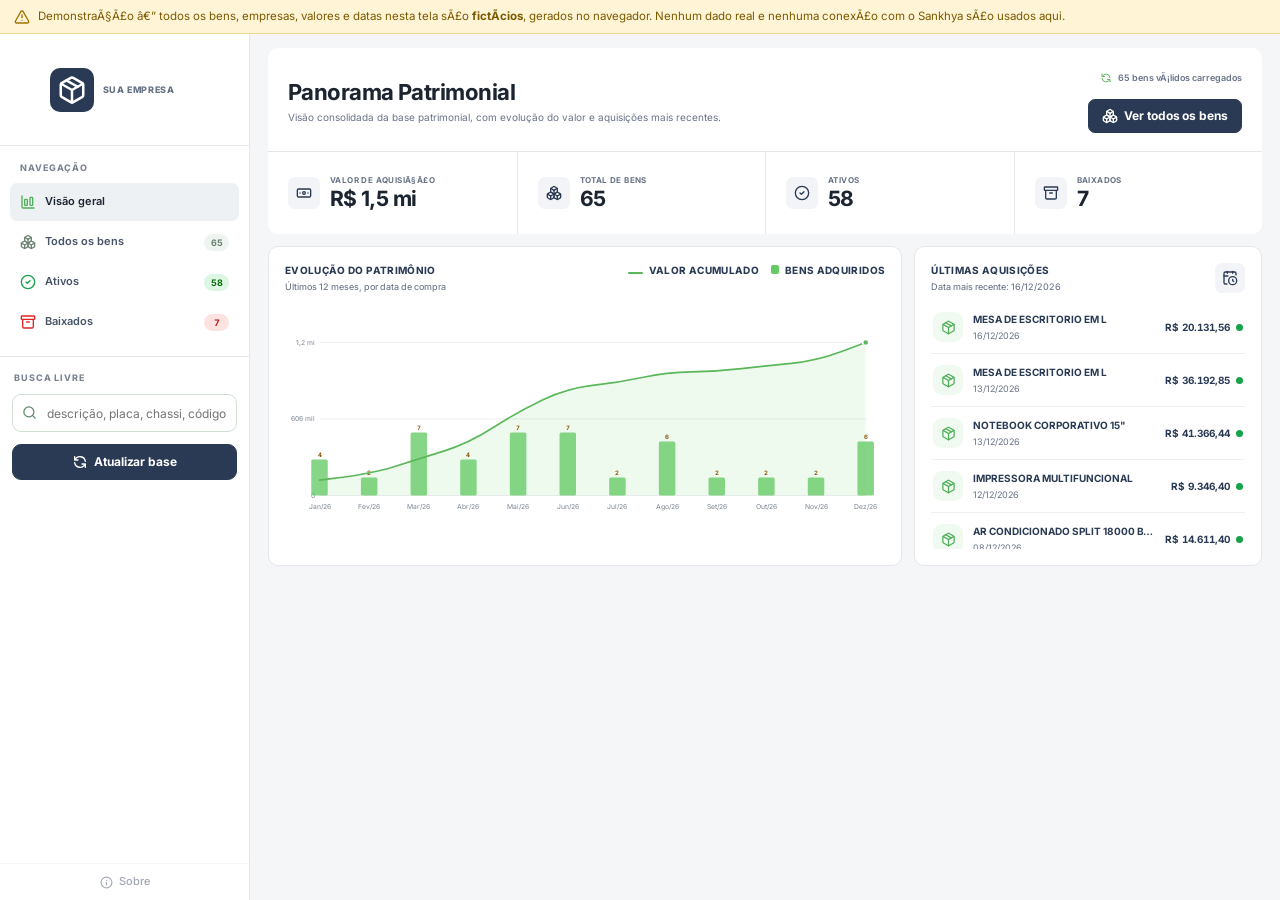
<file: demo.html>
<!DOCTYPE html>
<html>
<head>
	<title>Dashboard de Patrimonio - Demonstração (dados fictícios)</title>
	<style type="text/css">
/* ============================================================
   Dashboard de Patrimonio (TCIBEM) - Sankhya HTML5 Component
   ------------------------------------------------------------
   Tipografia:  Inter (padrao Next.js) EMBUTIDA em base64 -
                renderiza igual em Linux, Windows e macOS,
                sem depender de fonte instalada nem de CDN.
   Icones:      Lucide (padrao do ecossistema Next.js/shadcn),
                embutidos como sprite SVG no proprio JSP.
   Paleta:      Sankhya - grafite, verde de marca e superficies neutras.
   Layout:      cabecalho em tela unica (marca + filtros + indicadores),
                visual leve (sem gradientes/sombras pesadas).
   Obs.: arquivo sem caracteres acentuados (compatibilidade).
   ============================================================ */

/* ---------- fonte embutida (Inter variavel, subset latin) ---------- */
@font-face {
  font-family: "Inter Patrimonio";
  font-style: normal;
  font-weight: 100 900;
  font-display: swap;
  src: url([data-uri]) format("woff2");
}

.pat {
  /* cores */
  --pat-bg:      #edf5ef;
  --pat-surface: #ffffff;
  --pat-ink:     #10261a;
  --pat-ink2:    #3f5d49;
  --pat-muted:   #74897a;
  --pat-grid:    #dbe8de;
  --pat-line:    rgba(5,95,32,0.14);
  --pat-s1:      #078c2b;
  --pat-s1-forte:#055f20;
  --pat-s2:      #d88416;
  --pat-s1-soft: #e6f5e9;
  --pat-good:    #078c2b;
  --pat-crit:    #c2413b;
  --pat-warn:    #d88416;

  /* tipografia */
  --pat-fonte: "Inter Patrimonio", "Inter", system-ui, -apple-system, "Segoe UI", Roboto, Arial, sans-serif;

  /* forma */
  --pat-radius:  14px;
  --pat-radius-sm: 9px;
  /* elevacao leve para as superficies principais (cards/paineis) - sombra
     suave no lugar de depender so da borda, pra tela parecer menos
     "quadriculada" (ver referencias shadcn/Vercel: cartoes com sombra
     leve, nao so contorno). */
  --pat-shadow: 0 1px 2px rgba(16,38,26,0.04), 0 6px 16px rgba(16,38,26,0.05);

  /* movimento (uma curva so para toda a tela) */
  --pat-t:      140ms cubic-bezier(0.4, 0, 0.2, 1);
  --pat-t-lento: 220ms cubic-bezier(0.16, 1, 0.3, 1);

  color-scheme: light;
  font-family: var(--pat-fonte);
  font-size: 13px;
  line-height: 1.45;
  font-feature-settings: "cv05" 1;
  -webkit-font-smoothing: antialiased;
  -moz-osx-font-smoothing: grayscale;
  color: var(--pat-ink);
  background: var(--pat-bg);
  padding: 12px;
  box-sizing: border-box;
  /* tela unica: a dash inteira cabe na viewport do usuario, sem rolagem de
     pagina - so a grade rola por dentro (ver .pat-grade-wrap). */
  height: 100vh;
  height: 100dvh;
  display: flex;
  flex-direction: column;
  overflow: hidden;
}
.pat *, .pat *:before, .pat *:after { box-sizing: border-box; }
.pat h1, .pat h2, .pat h3, .pat p { margin: 0; font-weight: 600; }
.pat input, .pat select, .pat button, .pat table { font-family: var(--pat-fonte); }

html, body { margin: 0; padding: 0; height: 100%; overflow: hidden; background: #edf5ef; }

/* widget nativo do Sankhya (barra "Esconder ao atualizar / Atualizar") -
   as vezes e injetado dentro do mesmo documento do componente HTML5;
   quando isso acontece, ele nao deve aparecer aqui (ver script de
   ocultacao no fim do arquivo, que cobre o caso mais comum: documento pai). */
.VCompactBar { display: none !important; }

@media (prefers-reduced-motion: reduce) {
  .pat *, .pat *:before, .pat *:after {
    transition-duration: 1ms !important; animation-duration: 1ms !important;
  }
}

/* ---------- icones (sprite Lucide) ---------- */
.pat-sprite { position: absolute; width: 0; height: 0; overflow: hidden; }
.pat-ico {
  width: 16px; height: 16px; flex: none; display: inline-block; vertical-align: -3px;
  fill: none; stroke: currentColor; stroke-width: 2;
  stroke-linecap: round; stroke-linejoin: round;
  transition: color var(--pat-t), transform var(--pat-t);
}
.pat-ico-sm { width: 13px; height: 13px; stroke-width: 2.2; vertical-align: -2px; }
.pat-ico-lg { width: 18px; height: 18px; vertical-align: -4px; }

/* ---------- loading inicial ---------- */
.pat-loading {
  position: fixed; inset: 0; z-index: 100;
  display: flex; align-items: center; justify-content: center;
  background: var(--pat-bg);
}
.pat-loading-box {
  display: flex; flex-direction: column; align-items: center; gap: 12px;
  font-size: 12px; font-weight: 500; color: var(--pat-ink2);
}
.pat-loading-spin {
  width: 32px; height: 32px; border-radius: 50%;
  border: 3px solid var(--pat-grid); border-top-color: var(--pat-s1);
  animation: pat-girar 0.8s linear infinite;
}
@keyframes pat-girar { to { transform: rotate(360deg); } }

/* ---------- cabecalho (tela unica: marca + filtros + indicadores) ---------- */
.pat-brand { display: flex; align-items: center; gap: 12px; min-width: 0; }
.pat-titulo { min-width: 0; }
.pat-acoes { display: flex; gap: 8px; flex-wrap: wrap; align-items: center; }

/* ---------- botoes ---------- */
.pat-btn {
  display: inline-flex; align-items: center; gap: 6px;
  font: inherit; font-size: 12px; font-weight: 500; letter-spacing: -0.005em;
  border: 1px solid var(--pat-line); background: var(--pat-surface);
  color: var(--pat-ink); border-radius: var(--pat-radius-sm); padding: 6px 11px;
  cursor: pointer; white-space: nowrap;
  transition: background var(--pat-t), border-color var(--pat-t), color var(--pat-t), box-shadow var(--pat-t), opacity var(--pat-t);
}
.pat-btn .pat-ico { color: var(--pat-ink2); }
.pat-btn:hover { background: #f7f7f5; border-color: rgba(11,11,11,0.20); }
.pat-btn:hover .pat-ico { color: var(--pat-s1); }
.pat-btn:active { background: #efefec; }
.pat-btn:focus-visible { outline: 2px solid rgba(7,140,43,0.45); outline-offset: 1px; }
.pat-btn:disabled { opacity: .45; cursor: default; }
.pat-btn:disabled:hover { background: var(--pat-surface); border-color: var(--pat-line); }
.pat-btn:disabled:hover .pat-ico { color: var(--pat-ink2); }
.pat-btn-primario { background: var(--pat-s1); border-color: var(--pat-s1); color: #fff; }
.pat-btn-primario .pat-ico, .pat-btn-primario:hover .pat-ico { color: #fff; }
.pat-btn-primario:hover { background: var(--pat-s1-forte); border-color: var(--pat-s1-forte); }
.pat-btn[aria-pressed="true"] { background: var(--pat-s1-soft); border-color: var(--pat-s1); color: var(--pat-s1-forte); }
.pat-btn-min { padding: 4px 8px; font-size: 11px; }
.pat-btn-icone { padding: 5px 7px; }
/* fechar dos modais (detalhe do bem e sobre o desenvolvedor): mesmo botao
   neutro (.pat-btn.pat-btn-icone) nos dois, sem estilo proprio - antes o do
   detalhe tinha um vermelho/circular so' dele, inconsistente com o resto. */

/* ---------- KPIs (compactos, coluna estreita ao lado dos filtros) ---------- */
.pat-kpis {
  display: grid; grid-template-columns: 1fr; gap: 6px;
}
.pat-kpi {
  background: var(--pat-surface); border: 1px solid var(--pat-line);
  border-radius: var(--pat-radius-sm); padding: 5px 9px;
  display: flex; align-items: center; justify-content: space-between; gap: 8px;
  transition: border-color var(--pat-t);
}
.pat-kpi:hover { border-color: rgba(11,11,11,0.18); }
.pat-kpi .rot {
  flex: 1; min-width: 0;
  font-size: 10px; color: var(--pat-ink2); font-weight: 500;
  display: flex; align-items: center; gap: 5px; letter-spacing: -0.005em;
  white-space: nowrap; overflow: hidden; text-overflow: ellipsis;
}
.pat-kpi .rot .pat-ico { color: var(--pat-muted); width: 12px; height: 12px; }
.pat-kpi .val {
  font-size: 15px; font-weight: 600; letter-spacing: -0.02em;
  line-height: 1.15; white-space: nowrap; flex: none;
}
.pat-kpi .obs { display: none; }
.pat-kpi-hero .rot .pat-ico { color: var(--pat-s1); }
.pat-kpi-uso .rot .pat-ico { color: var(--pat-good); }
.pat-kpi-baixa .rot .pat-ico { color: var(--pat-s2); }

/* ---------- painel ---------- */
.pat-painel {
  background: var(--pat-surface); border: 1px solid var(--pat-line);
  border-radius: var(--pat-radius); padding: 12px 13px; margin-bottom: 12px;
}
.pat-painel-cab {
  display: flex; align-items: center; justify-content: space-between;
  gap: 10px; flex-wrap: wrap; margin-bottom: 10px;
}
.pat-painel-cab h2 { font-size: 13px; display: flex; align-items: center; gap: 7px; letter-spacing: -0.008em; }
.pat-painel-cab h2 .pat-ico { color: var(--pat-muted); }
.pat-painel-cab .pat-hint { font-size: 11px; color: var(--pat-muted); font-weight: 400; }

/* ---------- filtros ---------- */
.pat-campo { display: flex; flex-direction: column; gap: 3px; min-width: 0; }
.pat-campo > label {
  font-size: 11px; color: var(--pat-ink2); font-weight: 500;
  display: flex; align-items: center; gap: 5px;
}
.pat-campo > label .pat-ico { color: var(--pat-muted); }
.pat-campo input, .pat-campo select {
  font: inherit; font-size: 12px; color: var(--pat-ink);
  border: 1px solid var(--pat-grid); border-radius: var(--pat-radius-sm); padding: 5px 7px;
  background: #fff; width: 100%; min-width: 0; height: 28px;
  transition: border-color var(--pat-t), box-shadow var(--pat-t), background var(--pat-t);
}
.pat-campo input:hover, .pat-campo select:hover { border-color: #cfcec6; }
.pat-campo input:focus, .pat-campo select:focus {
  outline: none; border-color: var(--pat-s1); box-shadow: 0 0 0 3px rgba(7,140,43,0.16);
}
.pat-campo-largo { grid-column: span 2; }
.pat-dupla { display: flex; gap: 5px; align-items: center; }
.pat-dupla input { flex: 1 1 0; min-width: 0; }
.pat-dupla span { font-size: 11px; color: var(--pat-muted); flex: none; }
.pat-toggle { display: flex; gap: 5px; height: 28px; }
.pat-toggle-btn {
  flex: 1; font: inherit; font-size: 11px; font-weight: 500; color: var(--pat-ink2);
  border: 1px solid var(--pat-grid); border-radius: var(--pat-radius-sm); background: #fff;
  cursor: pointer; transition: border-color var(--pat-t), background var(--pat-t), color var(--pat-t);
}
.pat-toggle-btn:hover { border-color: #cfcec6; }
.pat-toggle-btn[aria-pressed="true"] {
  background: var(--pat-s1-soft); border-color: var(--pat-s1); color: var(--pat-s1-forte); font-weight: 600;
}
.pat-busca-wrap { position: relative; }
.pat-busca-wrap input { padding-left: 29px; }
.pat-busca-wrap .pat-ico {
  position: absolute; left: 8px; top: 6px; color: var(--pat-muted); pointer-events: none;
}
.pat-busca-wrap input:focus + .pat-ico { color: var(--pat-s1); }

.pat-chips { display: flex; flex-wrap: wrap; gap: 6px; margin-top: 10px; }
.pat-chip {
  display: inline-flex; align-items: center; gap: 6px; height: 22px;
  background: var(--pat-s1-soft); color: var(--pat-s1-forte); border: 1px solid rgba(7,140,43,0.28);
  border-radius: 999px; padding: 0 4px 0 9px; font-size: 11px; font-weight: 500;
  letter-spacing: -0.005em; transition: background var(--pat-t), border-color var(--pat-t);
}
.pat-chip b { font-weight: 600; }
.pat-chip button {
  border: 0; background: transparent; color: inherit; cursor: pointer;
  padding: 0 2px; display: inline-flex; align-items: center;
  border-radius: 999px; transition: color var(--pat-t), background var(--pat-t);
}
.pat-chip button:hover { color: var(--pat-crit); background: rgba(208,59,59,0.10); }

.pat-vazio {
  color: var(--pat-muted); font-size: 12px; padding: 22px 0; text-align: center;
  display: flex; flex-direction: column; align-items: center; gap: 6px;
}
.pat-vazio .pat-ico { width: 20px; height: 20px; stroke-width: 1.6; }

/* ---------- grade ---------- */
.pat-grade-wrap {
  border: 1px solid var(--pat-line); border-radius: var(--pat-radius);
  overflow: auto; max-height: 62vh; background: var(--pat-surface);
}
table.pat-grade {
  border-collapse: separate; border-spacing: 0; width: max-content; min-width: 100%;
  table-layout: auto; font-size: 12px;
}
table.pat-grade th, table.pat-grade td {
  text-align: left; padding: 6px 9px; border-bottom: 1px solid var(--pat-grid);
  min-width: 108px; max-width: 260px; white-space: nowrap; overflow: hidden;
  text-overflow: ellipsis; font-weight: 400; vertical-align: middle;
}
table.pat-grade th[data-k="__situacao"], table.pat-grade td[data-k="__situacao"] { min-width: 150px; }
table.pat-grade th[data-k="X_CODBEM"], table.pat-grade td[data-k="X_CODBEM"] { min-width: 150px; }
table.pat-grade th[data-k="X_CODPROD"], table.pat-grade td[data-k="X_CODPROD"] { min-width: 104px; }
table.pat-grade th[data-k="__descr"], table.pat-grade td[data-k="__descr"],
table.pat-grade th[data-k="X_DESCRPROD"], table.pat-grade td[data-k="X_DESCRPROD"],
table.pat-grade th[data-k="X_DESCRBEM"], table.pat-grade td[data-k="X_DESCRBEM"] {
  min-width: 230px; max-width: 360px;
}
/* descricoes longas: quebra em ate 2 linhas em vez de truncar numa linha so.
   O clamp vai num <div> interno (.pat-cel-clamp), NUNCA direto no <td> - por
   em display:-webkit-box num <td> troca o display:table-cell dele e quebra
   a altura/alinhamento da linha inteira na tabela (bug ja visto em producao). */
table.pat-grade td.pat-cel-texto { white-space: normal; line-height: 1.35; vertical-align: middle; }
.pat-cel-clamp {
  display: -webkit-box; -webkit-line-clamp: 2; -webkit-box-orient: vertical;
  line-clamp: 2; overflow: hidden;
  /* trava a altura mesmo se o navegador embutido do Sankhya nao suportar
     -webkit-line-clamp - sem isso, um AD_* ou descricao gigante deixa a
     linha inteira da grade absurdamente alta (visto em producao). */
  max-height: calc(1.35em * 2);
}
table.pat-grade thead th {
  position: sticky; top: 0; z-index: 3; background: #f7f7f5;
  font-weight: 600; font-size: 11px; color: var(--pat-ink2);
  border-bottom: 1px solid var(--pat-line); cursor: pointer; user-select: none;
  transition: background var(--pat-t), color var(--pat-t);
  padding-right: 24px; /* espaco pro botao de filtro da coluna */
}
table.pat-grade thead th[draggable="true"] { cursor: grab; }
table.pat-grade thead th.arrastando { opacity: .35; }
table.pat-grade thead th > span { display: inline-flex; align-items: center; gap: 4px; }
table.pat-grade thead th:hover { background: #f0f0ed; color: var(--pat-ink); }
table.pat-grade thead th .pat-ico { width: 12px; height: 12px; color: var(--pat-muted); opacity: 0; transition: opacity var(--pat-t), color var(--pat-t); }
table.pat-grade thead th:hover .pat-ico { opacity: .8; }
table.pat-grade thead th.ordenado { color: var(--pat-ink); }
table.pat-grade thead th.ordenado .pat-ico { opacity: 1; color: var(--pat-s1); }
/* botao de filtro/ordenacao por coluna (funil), tipo Excel */
.pat-col-filtro-bt {
  position: absolute; top: 50%; right: 4px; transform: translateY(-50%);
  width: 18px; height: 18px; padding: 0; display: inline-flex; align-items: center; justify-content: center;
  border: 0; border-radius: 4px; background: transparent; color: var(--pat-muted); cursor: pointer;
  opacity: 0; transition: opacity var(--pat-t), background var(--pat-t), color var(--pat-t);
  /* o TH em volta e draggable (reordenar coluna) - sem isso o Chrome/Edge
     as vezes interpretam um clique com leve arraste no funil como o inicio
     do drag do cabecalho inteiro, em vez de abrir o filtro (ver tambem o
     guard em ondragstart, no JS). */
  -webkit-user-drag: none;
}
.pat-col-filtro-bt .pat-ico { width: 11px; height: 11px; }
table.pat-grade thead th:hover .pat-col-filtro-bt, .pat-col-filtro-bt.ativo { opacity: 1; }
.pat-col-filtro-bt:hover { background: rgba(0,0,0,0.08); color: var(--pat-ink); }
.pat-col-filtro-bt.ativo { color: var(--pat-s1); }
/* pegador de redimensionar coluna, tipo Excel - faixa fina na beirada direita
   do cabecalho, colada na borda entre 2 colunas (ver ligarRedimensionamentoColunas) */
.pat-th-resize {
  position: absolute; top: 0; bottom: 0; right: -3px; width: 6px; z-index: 6;
  cursor: col-resize; background: transparent; -webkit-user-drag: none;
}
.pat-th-resize:hover, .pat-th-resize.arrastando { background: var(--pat-s1); opacity: .55; }
table.pat-grade tbody tr { transition: background var(--pat-t); }
table.pat-grade tbody tr:nth-child(even) { background: #fafaf8; }
table.pat-grade tbody tr:hover { background: var(--pat-s1-soft); cursor: cell; }
table.pat-grade td.num, table.pat-grade th.num { text-align: right; font-variant-numeric: tabular-nums; }
table.pat-grade td.cod { font-variant-numeric: tabular-nums; }
table.pat-grade tfoot td {
  position: sticky; bottom: 0; background: #f7f7f5; font-weight: 600;
  border-top: 1px solid var(--pat-line); border-bottom: 0; font-variant-numeric: tabular-nums;
}

/* ---------- selecao de celulas tipo Excel (ver ligarSelecaoCelulas) ----------
   Clique marca 1 celula; arrastar marca um retangulo; Shift+clique estende a
   partir da ancora. Ctrl/Cmd+C copia a selecao como TSV (cola direto no
   Excel/Sheets). Puramente visual - nao usa selecao nativa de texto do
   navegador (por isso o user-select:none, senao o arraste vira selecao de
   texto em vez de marcar celulas). */
table.pat-grade { -webkit-user-select: none; -moz-user-select: none; user-select: none; }
table.pat-grade td.pat-cel-sel { background: var(--pat-s1-soft) !important; box-shadow: inset 0 0 0 1px rgba(7,140,43,0.35); }
table.pat-grade td.pat-cel-ancora { box-shadow: inset 0 0 0 2px var(--pat-s1); }

/* botao de icone das acoes de celula (abrir detalhe, copiar codigo, abrir
   movimentacao) - MESMO padrao visual do botao de icone usado no resto da
   tela (.pat-btn.pat-btn-icone, ver o fechar dos modais em #pat-det-fechar/
   #pat-prod-modal-fechar), so' menor pra caber na grade densa. Estrutura
   padronizada: as 3 acoes da grade usam esta mesma classe base, so' variando
   posicao/gatilho de hover conforme a celula (ver .pat-abrir-bt/.pat-cel-bt
   abaixo, que so' cuidam de layout). */
.pat-grade-bt {
  display: inline-flex; align-items: center; justify-content: center;
  width: 22px; height: 22px; padding: 0; flex: none;
  border: 1px solid var(--pat-line); border-radius: var(--pat-radius-sm);
  background: var(--pat-surface); color: var(--pat-ink2); cursor: pointer;
  transition: background var(--pat-t), border-color var(--pat-t), color var(--pat-t);
}
.pat-grade-bt .pat-ico { width: 12px; height: 12px; color: inherit; }
.pat-grade-bt:hover { background: #f7f7f5; border-color: rgba(11,11,11,0.20); color: var(--pat-s1); }
.pat-grade-bt:focus-visible { outline: 2px solid rgba(7,140,43,0.45); outline-offset: 1px; }
.pat-grade-bt.pat-grade-bt-ok { color: var(--pat-s1-forte); border-color: var(--pat-s1); background: var(--pat-s1-soft); }

/* codigo do bem: valor + acoes (copiar / abrir movimentacao do bem no ERP) -
   os botoes so aparecem no hover da linha, mesmo padrao do funil de filtro
   no cabecalho (ver .pat-col-filtro-bt), pra nao pesar a grade visualmente. */
.pat-cel-codbem { display: flex; align-items: center; gap: 4px; min-width: 0; }
.pat-cel-codbem-txt { min-width: 0; overflow: hidden; text-overflow: ellipsis; white-space: nowrap; }
.pat-cel-acoes { display: inline-flex; gap: 3px; flex: none; opacity: 0; transition: opacity var(--pat-t); }
table.pat-grade tbody tr:hover .pat-cel-acoes { opacity: 1; }

/* botao de abrir detalhe: a celula de situacao (1a coluna, sempre visivel)
   ganha um botao dedicado - com a grade agora selecionavel por celula (tipo
   Excel), clicar na celula marca a selecao em vez de abrir o modal. */
.pat-abrir-bt { margin-left: 6px; vertical-align: middle; opacity: 0; }
table.pat-grade tbody tr:hover .pat-abrir-bt { opacity: 1; }

/* aviso flutuante curto (feedback de copia) - superficie escura, mesmo raio
   e sombra do resto da tela, sem lib de toast. */
.pat-toast {
  position: fixed; left: 50%; bottom: 22px; transform: translateX(-50%) translateY(6px);
  background: var(--pat-ink); color: #fff; font-size: 12px; font-weight: 500;
  padding: 8px 14px; border-radius: var(--pat-radius-sm); box-shadow: 0 8px 20px rgba(0,0,0,0.22);
  z-index: 90; opacity: 0; pointer-events: none; transition: opacity 160ms ease, transform 160ms ease;
  display: flex; align-items: center; gap: 6px; white-space: nowrap;
}
.pat-toast.aberto { opacity: 1; transform: translateX(-50%) translateY(0); }
.pat-toast .pat-ico { color: #7be595; width: 14px; height: 14px; }

/* ---------- badges ---------- */
.pat-tag {
  display: inline-flex; align-items: center; gap: 5px; height: 20px;
  font-size: 11px; font-weight: 500; letter-spacing: -0.005em;
  border-radius: 999px; padding: 0 8px; border: 1px solid transparent; white-space: nowrap;
  transition: background var(--pat-t), border-color var(--pat-t);
  /* alinha com o botao de abrir detalhe ao lado (.pat-abrir-bt, mais alto -
     22px contra os 20px da pill) - sem isso os dois usam baseline por
     padrao e ficam com meio pixel de diferenca visivel na grade. */
  vertical-align: middle;
}
.pat-tag .pat-ico { width: 12px; height: 12px; stroke-width: 2.2; vertical-align: 0; }
.pat-tag-ativo { background: rgba(12,163,12,0.10); color: #0a6b0a; border-color: rgba(12,163,12,0.28); }
.pat-tag-baixado { background: rgba(15,122,114,0.12); color: #0a5750; border-color: rgba(15,122,114,0.30); }
.pat-tag-neutro { background: #f2f2ef; color: var(--pat-ink2); border-color: var(--pat-grid); }

.pat-grade-status {
  display: flex; align-items: center; justify-content: space-between;
  gap: 10px; flex-wrap: wrap; margin-top: 9px; font-size: 12px; color: var(--pat-ink2);
}
.pat-grade-status b { color: var(--pat-ink); font-variant-numeric: tabular-nums; }
.pat-grade-status .carrega { color: var(--pat-muted); }

/* ---------- seletor de colunas ---------- */
.pat-pop { position: relative; display: inline-block; }
.pat-pop-menu {
  position: absolute; right: 0; top: calc(100% + 5px); z-index: 40;
  background: #fff; border: 1px solid var(--pat-line); border-radius: var(--pat-radius);
  box-shadow: 0 8px 24px rgba(11,11,11,0.16); padding: 9px; width: 292px;
  max-height: 340px; overflow: auto;
  opacity: 0; visibility: hidden; transform: translateY(-4px);
  transition: opacity var(--pat-t), transform var(--pat-t), visibility var(--pat-t);
}
.pat-pop.aberto .pat-pop-menu { opacity: 1; visibility: visible; transform: translateY(0); }
.pat-pop-menu label {
  display: flex; align-items: center; gap: 7px; font-size: 12px;
  padding: 3px 4px; border-radius: 4px; cursor: pointer;
  transition: background var(--pat-t);
}
.pat-pop-menu label:hover { background: #f3f1ec; }
.pat-pop-menu input[type="checkbox"] { accent-color: var(--pat-s1); }
.pat-pop-menu .cab { display: flex; gap: 6px; margin-bottom: 7px; padding-bottom: 7px; border-bottom: 1px solid var(--pat-grid); }

/* ---------- filtro por coluna (popover tipo Excel) ---------- */
.pat-col-filtro-pop {
  position: fixed; top: 0; left: 0; z-index: 70; width: 250px;
  max-height: 360px; overflow: hidden; display: flex; flex-direction: column;
  opacity: 0; visibility: hidden; transform: translateY(-4px); pointer-events: none;
  transition: opacity var(--pat-t), transform var(--pat-t), visibility var(--pat-t);
}
.pat-col-filtro-pop.aberto { opacity: 1; visibility: visible; transform: translateY(0); pointer-events: auto; }
.pat-colf-ord { display: flex; flex-direction: column; gap: 2px; margin-bottom: 7px; padding-bottom: 7px; border-bottom: 1px solid var(--pat-grid); }
.pat-colf-ord button {
  display: flex; align-items: center; gap: 6px; font: inherit; font-size: 12px; text-align: left;
  padding: 4px 5px; border: 0; border-radius: 4px; background: transparent; color: var(--pat-ink); cursor: pointer;
}
.pat-colf-ord button:hover { background: #f3f1ec; }
.pat-colf-ord .pat-ico { width: 13px; height: 13px; color: var(--pat-muted); }
.pat-colf-busca {
  width: 100%; font: inherit; font-size: 12px; padding: 5px 7px; margin-bottom: 6px;
  border: 1px solid var(--pat-grid); border-radius: var(--pat-radius-sm);
}
.pat-colf-acoes { display: flex; gap: 10px; margin-bottom: 6px; }
.pat-colf-acoes button {
  font: inherit; font-size: 11px; font-weight: 600; color: var(--pat-s1-forte);
  border: 0; background: transparent; cursor: pointer; padding: 0;
}
.pat-colf-acoes button:hover { text-decoration: underline; }
.pat-colf-lista { overflow: auto; flex: 1; min-height: 40px; border-top: 1px solid var(--pat-grid); padding-top: 5px; }
.pat-colf-lista label {
  display: flex; align-items: center; gap: 7px; font-size: 12px; padding: 3px 4px;
  border-radius: 4px; cursor: pointer;
}
.pat-colf-lista label:hover { background: #f3f1ec; }
.pat-colf-lista label span { overflow: hidden; text-overflow: ellipsis; white-space: nowrap; }
.pat-colf-rodape { display: flex; justify-content: flex-end; gap: 7px; margin-top: 7px; padding-top: 7px; border-top: 1px solid var(--pat-grid); }

/* ---------- modal de detalhe ---------- */
.pat-fundo {
  position: fixed; inset: 0; background: rgba(11,11,11,0.42); z-index: 50;
  opacity: 0; visibility: hidden; transition: opacity var(--pat-t), visibility var(--pat-t);
}
.pat-fundo.aberto { opacity: 1; visibility: visible; }
.pat-gaveta {
  position: fixed; top: 50%; left: 50%; z-index: 51;
  width: min(640px, 94vw); max-height: min(720px, 88vh);
  background: #fff; border: 1px solid var(--pat-line); border-radius: 14px;
  box-shadow: 0 20px 50px rgba(11,11,11,0.26);
  opacity: 0; visibility: hidden; transform: translate(-50%, -50%) scale(0.96);
  transition: opacity var(--pat-t-lento), visibility var(--pat-t-lento), transform var(--pat-t-lento);
  display: flex; flex-direction: column; overflow: hidden;
}
.pat-gaveta.aberto { opacity: 1; visibility: visible; transform: translate(-50%, -50%) scale(1); }
.pat-gaveta-cab {
  padding: 12px 14px; border-bottom: 1px solid var(--pat-grid); flex: none;
  display: flex; align-items: flex-start; justify-content: space-between; gap: 10px;
}
.pat-gaveta-cab h2 { font-size: 15px; letter-spacing: -0.015em; display: flex; align-items: center; gap: 7px; }
.pat-gaveta-cab h2 .pat-ico { color: var(--pat-s1); }
.pat-gaveta-cab .sub { display: flex; flex-wrap: wrap; align-items: center; gap: 4px 16px; margin-top: 6px; }
.pat-det-subitem { display: inline-flex; align-items: center; gap: 5px; font-size: 12px; color: var(--pat-ink2); font-weight: 400; min-width: 0; }
.pat-det-subitem .pat-ico { width: 12px; height: 12px; color: var(--pat-muted); flex: none; }
.pat-gaveta-corpo { padding: 10px 14px 20px; overflow: auto; flex: 1; min-height: 0; }
.pat-fichas { display: grid; grid-template-columns: 1fr 1fr; gap: 8px; margin-bottom: 12px; }
.pat-ficha { background: #f7f7f5; border-radius: var(--pat-radius-sm); padding: 8px 10px; }
.pat-ficha .rot {
  font-size: 10px; color: var(--pat-ink2); text-transform: uppercase; letter-spacing: .04em;
  font-weight: 500; display: flex; align-items: center; gap: 5px;
}
.pat-ficha .rot .pat-ico { width: 12px; height: 12px; color: var(--pat-muted); }
.pat-ficha .val { font-size: 14px; font-weight: 600; margin-top: 2px; word-break: break-word; letter-spacing: -0.015em; }
/* ficha de situacao: cor da o estado de cara, sem precisar ler o valor */
.pat-ficha-baixado { background: #fdf1f1; border: 1px solid #f3aeae; }
.pat-ficha-baixado .rot, .pat-ficha-baixado .rot .pat-ico, .pat-ficha-baixado .val { color: #b91c1c; }
.pat-ficha-ativo { background: #eefaf0; border: 1px solid #a8d7b2; }
.pat-ficha-ativo .rot, .pat-ficha-ativo .rot .pat-ico, .pat-ficha-ativo .val { color: #0a6b0a; }
/* corpo do modal de detalhe: campos organizados em secoes de LARGURA TOTAL
   (Identificacao, Outras informacoes, Datas, Valores - ver
   categoriaDe/pintarDetalhe), cada uma com uma grade densa de varios campos
   lado a lado (tipo planilha). Testamos dividir em colunas fisicas com as
   secoes fatiadas pra balancear altura, mas o resultado ficava fragmentado
   (titulo "continuação" repetido no meio da lista) - largura total com mais
   colunas por secao e mais simples de ler. */
.pat-det-secao { margin-bottom: 16px; }
.pat-det-secao:last-child { margin-bottom: 0; }
.pat-det-secao h3 {
  font-size: 11px; font-weight: 700; text-transform: uppercase; letter-spacing: .05em;
  color: var(--pat-ink2); margin-bottom: 8px; padding-bottom: 5px; border-bottom: 1px solid var(--pat-grid);
}
.pat-det-grid { display: grid; grid-template-columns: repeat(4, minmax(0, 1fr)); gap: 9px 16px; }
.pat-det-item { display: flex; flex-direction: column; gap: 2px; min-width: 0; }
.pat-det-item .rot { font-size: 10.5px; color: var(--pat-ink2); }
.pat-det-item .val { font-size: 13px; font-weight: 500; color: var(--pat-ink); word-break: break-word; }
.pat-gaveta-corpo label { transition: color var(--pat-t); }

/* ---------- marca d'agua do desenvolvedor (so' na versao publica) ----------
   Centralizada e so' com icone + "Sobre" (curto), no mesmo espirito da logo
   centralizada no topo da sidebar - os dados completos ficam no modal, que
   e' o que abre ao clicar (ver #pat-dev-info). */
.pat-sidebar-marca-dagua {
  margin-top: auto; flex: none; display: flex; align-items: center; justify-content: center; gap: 6px;
  padding: 10px 15px; border: 0; border-top: 1px solid #eef3ef; background: transparent;
  color: var(--pat-muted); font: inherit; font-size: 11px; font-weight: 500; cursor: pointer;
  opacity: .62; transition: opacity var(--pat-t), color var(--pat-t);
}
.pat-sidebar-marca-dagua:hover { opacity: 1; color: var(--pat-s1-forte); }
.pat-sidebar-marca-dagua .pat-ico { width: 13px; height: 13px; flex: none; }

.pat-dev-info-fundo {
  position: fixed; inset: 0; background: rgba(11,11,11,0.42); z-index: 60;
  opacity: 0; visibility: hidden; transition: opacity var(--pat-t), visibility var(--pat-t);
}
.pat-dev-info-fundo.aberto { opacity: 1; visibility: visible; }
.pat-dev-info {
  position: fixed; top: 50%; left: 50%; z-index: 61; width: min(360px, 92vw);
  background: #fff; border: 1px solid var(--pat-line); border-radius: 16px;
  box-shadow: 0 20px 50px rgba(11,11,11,0.26);
  opacity: 0; visibility: hidden; transform: translate(-50%, -50%) scale(0.96);
  transition: opacity var(--pat-t-lento), visibility var(--pat-t-lento), transform var(--pat-t-lento);
  overflow: hidden;
}
.pat-dev-info.aberto { opacity: 1; visibility: visible; transform: translate(-50%, -50%) scale(1); }
.pat-dev-info-cab {
  padding: 14px 16px 12px; border-bottom: 1px solid var(--pat-grid);
  display: flex; align-items: flex-start; justify-content: space-between; gap: 10px;
}
.pat-dev-info-cab h2 { font-size: 13px; display: flex; align-items: center; gap: 7px; color: var(--pat-ink2); }
.pat-dev-info-cab h2 .pat-ico { color: var(--pat-s1); width: 14px; height: 14px; }
.pat-dev-info-corpo { padding: 18px 18px 16px; }
/* perfil: avatar com iniciais (sem foto real, so' um monograma) + nome + cargo */
.pat-dev-info-perfil { display: flex; align-items: center; gap: 13px; margin-bottom: 16px; }
.pat-dev-info-avatar {
  width: 46px; height: 46px; border-radius: 50%; flex: none;
  background: linear-gradient(135deg, var(--pat-s1), var(--pat-s1-forte));
  color: #fff; font-size: 16px; font-weight: 700; letter-spacing: .02em;
  display: flex; align-items: center; justify-content: center;
}
.pat-dev-info-nome { font-size: 14.5px; font-weight: 700; color: var(--pat-ink); line-height: 1.3; }
.pat-dev-info-cargo { font-size: 11.5px; color: var(--pat-muted); margin-top: 2px; }
.pat-dev-info-links { display: flex; flex-direction: column; gap: 2px; padding-top: 4px; border-top: 1px solid var(--pat-grid); }
.pat-dev-info-link {
  display: flex; align-items: center; gap: 10px; padding: 8px 9px; border-radius: var(--pat-radius-sm);
  color: var(--pat-ink); text-decoration: none; transition: background var(--pat-t);
}
.pat-dev-info-link:hover { background: var(--pat-s1-soft); }
.pat-dev-info-link .pat-ico {
  flex: none; width: 15px; height: 15px; color: var(--pat-s1);
}
/* logos de marca (GitHub/WhatsApp) sao desenho preenchido, nao contorno tipo
   Lucide - sem isso ficam vazados/irreconheciveis (o resto do sprite usa
   fill:none + stroke, ver .pat-ico geral). So' entra nos 2 que sao mesmo
   logo de plataforma; o icone do link "Sobre mim" (i-globo) continua
   contorno normal, e' generico, nao e' marca de ninguem. */
.pat-ico-preenchido { fill: currentColor; stroke: none; }
.pat-dev-info-link span { display: flex; flex-direction: column; min-width: 0; }
.pat-dev-info-link span b { font-weight: 500; font-size: 11.5px; color: var(--pat-ink2); }

.pat-aviso {
  background: rgba(250,178,25,0.13); border: 1px solid rgba(250,178,25,0.45);
  color: #6b4a00; border-radius: var(--pat-radius-sm); padding: 9px 11px; font-size: 12px;
  margin-bottom: 12px; display: flex; align-items: flex-start; gap: 8px;
}
.pat-aviso .pat-ico { color: #a37200; margin-top: 1px; }
/* variante informativa (nao e' um alerta) - usada pro aviso de drill-down
   vindo de outra tela do Sankhya (ver PARAM_CODEMP/PARAM_CODPROD) */
.pat-aviso-info {
  background: var(--pat-s1-soft); border-color: rgba(7,140,43,0.35); color: var(--pat-s1-forte);
  align-items: center; justify-content: space-between; flex-wrap: wrap;
}
.pat-aviso-info .pat-ico { color: var(--pat-s1); }
.pat-aviso-info button {
  font: inherit; font-size: 11.5px; font-weight: 600; color: var(--pat-s1-forte);
  background: #fff; border: 1px solid var(--pat-s1); border-radius: 999px; padding: 4px 11px;
  cursor: pointer; white-space: nowrap; transition: background var(--pat-t);
}
.pat-aviso-info button:hover { background: var(--pat-s1-soft); }
.pat-oculto { display: none !important; }
.pat-sr { position: absolute; width: 1px; height: 1px; overflow: hidden; clip: rect(0 0 0 0); }

/* ---------- tema visual (verde institucional, leve, tela unica) ----------
   Cores em variaveis CSS (--pat-s1/--pat-s2, no topo do arquivo) - trocar a
   paleta e' so' mudar esses valores, nao precisa procurar cor por cor. */
.pat-logo-box {
  flex: none; width: 138px; padding: 4px 7px; border-radius: 8px; background: #fff;
  border: 1px solid rgba(5,95,32,0.10);
}
.pat-logo { display: block; width: 100%; height: auto; }
/* logo generica de exemplo (icone + texto) - substitua por um <img> com a
   logo real da sua empresa; ver README, secao "Personalizando a logo". */
.pat-logo-generico { display: flex; align-items: center; gap: 9px; min-width: 0; }
.pat-logo-generico .pat-logo-ico {
  flex: none; width: 30px; height: 30px; padding: 7px; box-sizing: content-box;
  border-radius: 10px; background: var(--pat-s1); color: #fff;
}
.pat-logo-generico span {
  font-size: 16px; font-weight: 800; letter-spacing: -0.02em; color: var(--pat-ink);
  white-space: nowrap; overflow: hidden; text-overflow: ellipsis;
}

.pat-btn { border-color: rgba(5,95,32,0.19); background: #fbfefc; color: var(--pat-s1-forte); }
.pat-btn:hover { background: var(--pat-s1-soft); border-color: rgba(7,140,43,0.42); color: var(--pat-s1-forte); }
.pat-btn:focus-visible { outline-color: rgba(7,140,43,0.48); }
#pat-bt-xls { color: #fff; background: var(--pat-s1); border-color: var(--pat-s1); }
#pat-bt-xls .pat-ico, #pat-bt-xls:hover .pat-ico { color: #fff; }
#pat-bt-xls:hover { color: #fff; background: var(--pat-s1-forte); border-color: var(--pat-s1-forte); }

.pat-kpi { border-color: rgba(5,95,32,0.12); border-top: 2px solid var(--pat-s1); }
.pat-kpi .rot .pat-ico { color: var(--pat-s1); }
.pat-kpi .val { color: #173d25; }
.pat-kpi-uso { border-top-color: #16a34a; }
.pat-kpi-uso .rot .pat-ico { color: #16a34a; }
.pat-kpi-baixa { border-top-color: #0f766e; }
.pat-kpi-baixa .rot .pat-ico { color: #0f766e; }
.pat-kpi-data { border-top-color: var(--pat-s2); }
.pat-kpi-data .rot .pat-ico { color: var(--pat-s2); }

.pat-painel {
  border-color: rgba(5,95,32,0.12); padding: 12px 13px; margin-bottom: 12px;
}
.pat-painel-cab h2 { color: #173d25; font-size: 13px; }
.pat-painel-cab h2 .pat-ico {
  width: 14px; height: 14px; box-sizing: content-box; padding: 4px; border-radius: 7px;
  color: var(--pat-s1); background: var(--pat-s1-soft);
}
.pat-campo > label { color: #385945; font-weight: 600; }
.pat-campo > label .pat-ico { color: var(--pat-s1); }
.pat-campo input, .pat-campo select { border-color: #cfe0d3; background: #fbfefc; }
.pat-campo input:hover, .pat-campo select:hover { border-color: #8cbd98; background: #fff; }
.pat-campo input:focus, .pat-campo select:focus {
  border-color: var(--pat-s1); box-shadow: 0 0 0 3px rgba(7,140,43,0.14); background: #fff;
}
.pat-toggle-btn { border-color: #cfe0d3; background: #fbfefc; }
.pat-toggle-btn:hover { border-color: #8cbd98; background: #fff; }
.pat-toggle-btn[aria-pressed="true"] { background: var(--pat-s1-soft); border-color: var(--pat-s1); color: var(--pat-s1-forte); }
.pat-busca-wrap input { padding-left: 31px; }
.pat-busca-wrap .pat-ico { top: 9px; color: #5d8668; }
.pat-chip { color: var(--pat-s1-forte); background: #ddf3e2; border-color: #a8d7b2; }

.pat-painel-grade { border-top: 4px solid var(--pat-s1); padding-top: 11px; }
.pat-grade-wrap {
  border-color: #cbded0; border-radius: 11px;
  box-shadow: inset 0 1px 0 rgba(255,255,255,0.65);
  scrollbar-color: #7db98a #e9f2eb; scrollbar-width: thin;
}
.pat-grade-wrap::-webkit-scrollbar { width: 9px; height: 9px; }
.pat-grade-wrap::-webkit-scrollbar-track { background: #edf5ef; }
.pat-grade-wrap::-webkit-scrollbar-thumb { background: #7db98a; border: 2px solid #edf5ef; border-radius: 999px; }
table.pat-grade thead th {
  color: #fff; background: #087f2a;
  border-bottom-color: #04591d; padding-top: 8px; padding-bottom: 8px;
}
table.pat-grade thead th:hover { color: #fff; background: #045f20; }
table.pat-grade thead th .pat-ico { color: #d9f4df; }
table.pat-grade thead th.ordenado, table.pat-grade thead th.ordenado .pat-ico { color: #fff3c4; }
table.pat-grade tbody tr:nth-child(even) { background: #f5faf6; }
table.pat-grade tbody tr:hover { background: #e3f4e7; }
/* bem baixado: pinta a linha inteira (nao so a tag), pra saltar aos olhos
   mesmo com a coluna de situacao fora da vista (grade rolada). Vence a
   listra par/impar e o hover por vir depois na cascata (mesma especificidade). */
/* mais sutil que a tag: so um leve tom, pra nao pesar quando a lista inteira
   e de baixados (ver linhasGrade - so aparece nas telas que misturam status) */
table.pat-grade tbody tr.pat-linha-baixada { background: rgba(220,38,38,0.045); }
table.pat-grade tbody tr.pat-linha-baixada:hover { background: rgba(220,38,38,0.09); }
table.pat-grade td { border-bottom-color: #e1ece3; }
table.pat-grade tfoot td { color: #173d25; background: #dff1e3; border-top-color: #aed1b6; }
.pat-grade-status {
  margin-top: 10px; padding: 7px 10px; border-radius: 9px; background: #eef7f0;
  border: 1px solid #d3e7d7;
}

.pat-tag-ativo { background: #ddf6e3; color: #056b23; border-color: #96d5a4; }
/* vermelho de proposito - baixado precisa saltar aos olhos mesmo com a linha
   da grade sutil (ver pat-linha-baixada) */
.pat-tag-baixado { background: #fde2e2; color: #b91c1c; border-color: #f3aeae; }
.pat-pop-menu { border-color: #bad8c1; box-shadow: 0 8px 20px rgba(25,73,40,0.10); }
.pat-pop-menu label:hover { background: #edf7ef; }
.pat-ficha { background: #edf7ef; }

/* ============================================================
   LAYOUT V2 - tela unica, foco na grade
   Cabecalho > KPIs > consulta > grade (o resto do espaco e dela)
   ============================================================ */
.pat { padding: 14px; background: #edf5ef; }

/* cabecalho enxuto */
.pat-header {
  flex: none;
  display:flex; align-items:center; justify-content:space-between; gap:18px;
  padding:9px 15px; margin-bottom:9px; background:#fff;
  border:1px solid rgba(5,95,32,.08); border-radius:14px; box-shadow:var(--pat-shadow);
}
.pat-header .pat-brand { gap:12px; }
.pat-header .pat-logo-box { width:82px; padding:0; border:0; border-radius:0; background:transparent; }
.pat-header .pat-logo { width:100%; }
.pat-header .pat-eyebrow {
  color:var(--pat-s1); font-size:9px; line-height:1.2; font-weight:800;
  letter-spacing:.11em; margin-bottom:2px;
}
.pat-header h1 { color:#173d25; font-size:17px; line-height:1.15; letter-spacing:-.025em; }
.pat-header .pat-sub { margin-top:2px; color:var(--pat-ink2); font-size:11px; font-weight:400; }

/* KPIs horizontais - compactas de proposito, o espaco de verdade e da grade */
.pat-kpis {
  flex: none;
  display:grid; grid-template-columns:repeat(4,minmax(0,1fr)); gap:8px; margin-bottom:9px;
}
.pat-kpi {
  min-height:56px; padding:7px 12px; display:flex; align-items:center; gap:10px;
  position:relative; overflow:hidden;
  background:#fff; border:1px solid rgba(5,95,32,.08); border-top:3px solid var(--pat-s1);
  border-radius:11px; box-shadow:var(--pat-shadow);
}
.pat-kpi:after {
  content:""; position:absolute; right:-14px; bottom:-22px; width:56px; height:56px;
  border-radius:50%; background:rgba(7,140,43,.045); pointer-events:none;
}
.pat-kpi .rot {
  color:var(--pat-ink2); font-size:9px; font-weight:650; text-transform:uppercase;
  letter-spacing:.03em; overflow:visible; flex:1 1 auto; min-width:0;
}
.pat-kpi .rot .pat-ico { width:13px; height:13px; }
.pat-kpi .val {
  display:block; color:#173d25; font-size:18px; line-height:1.1;
  font-weight:700; letter-spacing:-.03em; flex:none;
}
.pat-kpi .obs { display:none; }
.pat-kpi-hero .val { font-size:24px; }
.pat-kpi-uso { border-top-color:#16a34a; }
.pat-kpi-baixa { border-top-color:#0f766e; }
.pat-kpi-data { border-top-color:var(--pat-s2); }

/* consulta */
.pat-consulta {
  flex: none;
  padding:10px 13px; margin-bottom:9px; background:#fff;
  border:1px solid rgba(5,95,32,.08); border-radius:14px; box-shadow:var(--pat-shadow);
}
.pat-consulta-principal {
  display:grid; grid-template-columns:minmax(280px,2.1fr) minmax(185px,1fr) minmax(250px,.9fr) auto;
  gap:10px; align-items:end;
}
.pat-consulta .pat-campo { gap:5px; }
.pat-consulta .pat-campo > label { color:#385945; font-size:10px; font-weight:700; }
.pat-consulta .pat-campo input, .pat-consulta .pat-campo select {
  height:32px; padding:6px 10px; font-size:12px; border-color:#cfe0d3;
  border-radius:9px; background:#fbfefc;
}
.pat-consulta .pat-busca-wrap input { padding-left:35px; }
.pat-consulta .pat-busca-wrap .pat-ico { left:10px; top:10px; width:15px; height:15px; }
.pat-consulta .pat-toggle {
  height:32px; gap:0; padding:3px; border:1px solid #cfe0d3;
  border-radius:9px; background:#f6faf7;
}
.pat-consulta .pat-toggle-btn {
  border:0; border-radius:6px; background:transparent; font-size:10px;
}
.pat-consulta .pat-toggle-btn:hover { background:#edf7ef; }
.pat-consulta .pat-toggle-btn[aria-pressed="true"] {
  background:#fff; color:var(--pat-s1-forte); box-shadow:0 1px 4px rgba(19,67,34,.12);
}
.pat-consulta-botoes { display:flex; align-items:flex-end; gap:8px; }
.pat-btn-filtros { height:32px; padding:0 12px; background:#f7fbf8; }
#pat-bt-carregar { height:32px; padding:0 14px; }
.pat-btn-filtros[data-ativo="true"] {
  color:var(--pat-s1-forte); border-color:#7db98a; background:#eaf6ed;
}
.pat-filtros-contador {
  min-width:18px; height:18px; padding:0 5px; display:inline-flex; align-items:center;
  justify-content:center; border-radius:999px; color:#fff; background:var(--pat-s1);
  font-size:9px; font-weight:800;
}

/* filtros avancados */
.pat-filtros-avancados {
  display:none; margin-top:12px; padding-top:12px; border-top:1px solid #e1ece3;
}
.pat-filtros-avancados.aberto { display:block; }
.pat-filtros-avancados-grid {
  display:grid; grid-template-columns:repeat(3,minmax(0,1fr)); gap:12px;
}
.pat-filtros-avancados .pat-dupla input { height:34px; }

/* rodape da consulta e acoes */
.pat-consulta-rodape {
  min-height:33px; display:flex; align-items:flex-end; justify-content:space-between;
  gap:12px; margin-top:10px; padding-top:9px; border-top:1px solid #eef3ef;
}
.pat-consulta-rodape .pat-chips { flex:1 1 auto; margin-top:0; }
.pat-acoes-grade { flex:none; margin-left:auto; }
.pat-acoes-grade .pat-btn { height:31px; }
.pat-btn-export {
  color:#fff !important; background:var(--pat-s1) !important; border-color:var(--pat-s1) !important;
}
.pat-btn-export .pat-ico { color:#fff !important; }
.pat-btn-export:hover {
  background:var(--pat-s1-forte) !important; border-color:var(--pat-s1-forte) !important;
}
/* secoes */
.pat-painel {
  padding:16px; margin-bottom:0; border-radius:14px; background:#fff;
  border:1px solid rgba(5,95,32,.08); box-shadow:var(--pat-shadow);
}
/* pat-painel-grade e o unico painel que sobra na tela - toda a altura que
   sobra depois do cabecalho/kpis/consulta e dela (ver .pat flex acima). */
.pat-painel-grade {
  flex:1 1 auto; min-height:0; display:flex; flex-direction:column;
  padding-top:13px; border-top:1px solid rgba(5,95,32,.12);
}
.pat-grade-cab { flex:none; margin-bottom:9px; }
.pat-secao-titulo { display:flex; align-items:center; gap:9px; }
.pat-secao-icone {
  width:32px; height:32px; display:inline-flex; align-items:center; justify-content:center;
  flex:none; border-radius:9px; color:var(--pat-s1); background:var(--pat-s1-soft);
}
.pat-secao-icone .pat-ico { width:16px; height:16px; }
.pat-secao-titulo h2 { color:#173d25; font-size:14px; line-height:1.2; letter-spacing:-.01em; }
.pat-secao-titulo p { margin-top:2px; color:var(--pat-muted); font-size:10px; font-weight:400; }

/* grade operacional - ocupa todo o espaco vertical restante da tela unica */
.pat-grade-wrap {
  flex:1 1 auto; min-height:0; max-height:none; border-color:#cbded0; border-radius:10px;
}
table.pat-grade { font-size:11px; }
table.pat-grade th, table.pat-grade td { padding:7px 9px; }
table.pat-grade thead th { color:#eefbf1; background:#0a6e27; border-bottom-color:#04591d; }
table.pat-grade thead th:hover { background:#055f20; }
table.pat-grade tbody tr:nth-child(even) { background:#f7fbf8; }
table.pat-grade tbody tr:hover { background:#e6f5e9; }
table.pat-grade tfoot td { color:#173d25; background:#eaf5ec; }
.pat-grade-status {
  flex:none; margin-top:8px; padding:7px 9px; border:0; border-radius:8px;
  background:#f4f9f5; font-size:11px;
}

/* detalhe: modal centralizado com fundo desfocado (mais espaco pra organizar
   os campos em secoes - ver pat-det-secao) */
.pat-fundo {
  background: rgba(8,29,15,.40);
  -webkit-backdrop-filter: blur(6px); backdrop-filter: blur(6px);
}
.pat-gaveta { width: min(980px, 94vw); max-height: min(88vh, 840px); }
/* fundo branco, igual ao resto do modal - a faixa verde antiga (#f4faf5)
   destoava do corpo (branco/cinza claro), o verde da marca ja aparece no
   titulo e no icone (ver .pat-gaveta-cab h2/.pat-ico), nao precisa tambem
   de uma faixa colorida atras. */
.pat-gaveta-cab { padding:16px 18px 13px; background: var(--pat-surface); }
.pat-gaveta-cab h2 { max-width:760px; color:#173d25; font-size:17px; line-height:1.25; }
.pat-gaveta-corpo { padding:16px 18px 24px; }
/* as 4 fichas (valor, situacao, datas) numa linha so - o modal agora e largo
   o bastante e isso economiza uma linha inteira de altura */
.pat-fichas { grid-template-columns: repeat(4, minmax(0, 1fr)); gap:9px; }
.pat-ficha { padding:10px 11px; border:1px solid #d9e8dc; background:#f7fbf8; }
.pat-ficha .val { font-size:15px; }
/* repete aqui (mesma especificidade da .pat-ficha generica acima, vence por
   vir depois na cascata) pra garantir que a cor de situacao nao seja
   sobrescrita pelo fundo/borda padrao da ficha */
.pat-ficha-baixado { background: #fdf1f1; border-color: #f3aeae; }
.pat-ficha-ativo { background: #eefaf0; border-color: #a8d7b2; }

/* responsividade */
@media (max-width:1100px) {
  .pat-consulta-principal {
    grid-template-columns:minmax(260px,2fr) minmax(180px,1fr) minmax(240px,1fr);
  }
  .pat-consulta-botoes { grid-column:1 / -1; }
}
@media (max-width:860px) {
  .pat { padding:10px; }
  .pat-header { padding:12px; }
  .pat-kpis { grid-template-columns:repeat(2,minmax(0,1fr)); }
  .pat-consulta-principal { grid-template-columns:1fr 1fr; }
  .pat-campo-busca { grid-column:1 / -1; }
  .pat-consulta-botoes { grid-column:auto; }
  .pat-filtros-avancados-grid { grid-template-columns:1fr; }
  .pat-consulta-rodape { align-items:stretch; flex-direction:column; }
  .pat-acoes-grade { width:100%; margin-left:0; }
  .pat-fichas { grid-template-columns: repeat(2, minmax(0, 1fr)); }
  .pat-det-grid { grid-template-columns: repeat(2, minmax(0, 1fr)); }
}
@media (max-width:560px) {
  .pat-header { align-items:flex-start; }
  .pat-header .pat-logo-box { width:76px; }
  .pat-header h1 { font-size:18px; }
  .pat-kpis { grid-template-columns:1fr 1fr; }
  .pat-kpi { min-height:50px; padding:6px 10px; }
  .pat-kpi .val { font-size:16px; }
  .pat-consulta-principal { grid-template-columns:1fr; }
  .pat-campo-busca, .pat-consulta-botoes { grid-column:auto; }
  .pat-btn-filtros { width:100%; justify-content:center; }
  .pat-acoes-grade { flex-wrap:wrap; }
  .pat-gaveta { width:96vw; max-height:92vh; }
  .pat-fichas, .pat-det-grid { grid-template-columns:1fr; }
}

/* ============================================================
   LAYOUT V3 - sidebar + visao geral + KPIs no cabecalho
   ============================================================ */
.pat { padding:0; display:block; background:#eef5ef; }
.pat-shell { width:100%; height:100%; display:flex; overflow:hidden; }
.pat-main {
  flex:1 1 auto; min-width:0; height:100%; padding:12px;
  display:flex; flex-direction:column; overflow:hidden;
}

/* sidebar */
.pat-sidebar {
  flex:0 0 250px; width:250px; height:100%; display:flex; flex-direction:column;
  color:#173d25; background:#fff; border-right:1px solid #cfe0d3;
  box-shadow:5px 0 22px rgba(23,61,37,.05); z-index:31;
}
.pat-sidebar-cab {
  min-height:72px; padding:14px 15px; display:flex; align-items:center; gap:10px;
  border-bottom:1px solid #e2ece4;
}
.pat-sidebar-marca {
  width:38px; height:38px; flex:none; display:inline-flex; align-items:center; justify-content:center;
  color:#fff; background:var(--pat-s1); border-radius:11px;
}
.pat-sidebar-marca .pat-ico { width:20px; height:20px; }
.pat-sidebar-cab > div { min-width:0; display:flex; flex-direction:column; }
.pat-sidebar-cab strong { font-size:14px; line-height:1.2; letter-spacing:-.015em; }
.pat-sidebar-cab span { color:var(--pat-muted); font-size:9px; text-transform:uppercase; letter-spacing:.07em; }
.pat-sidebar-fechar { display:none; margin-left:auto; }
.pat-sidebar-rotulo {
  display:block; padding:0 10px 7px; color:#829387; font-size:9px; font-weight:750;
  letter-spacing:.1em; text-transform:uppercase;
}
.pat-nav { flex:none; padding:15px 10px 13px; border-bottom:1px solid #e5eee7; }
.pat-nav-item {
  width:100%; min-height:38px; margin:2px 0; padding:8px 10px 8px 8px; display:flex; align-items:center; gap:9px;
  font:inherit; color:#3f5d49; background:transparent; cursor:pointer;
  text-align:left; transition:background var(--pat-t), color var(--pat-t), border-color var(--pat-t);
  border:0; border-radius:7px;
}
.pat-nav-item .pat-ico { width:16px; height:16px; color:#6c8373; transition:color var(--pat-t); }
.pat-nav-item span { flex:1; font-size:11px; font-weight:600; }
.pat-nav-item b {
  min-width:25px; padding:2px 6px; color:#6a7f70; background:#eef4ef;
  border-radius:999px; font-size:9px; text-align:center; font-variant-numeric:tabular-nums;
  transition:color var(--pat-t), background var(--pat-t);
}
.pat-nav-item:hover { color:#173d25; background:#f0f7f2; }
.pat-nav-item.ativo { color:#055f20; background:#e5f4e8; border-left-color:var(--pat-s1); }
.pat-nav-item.ativo .pat-ico { color:var(--pat-s1); }
.pat-nav-item.ativo b { color:#fff; background:var(--pat-s1); }
/* cada aba com a cor do que ela representa - o mesmo verde/vermelho usado na
   tag de situacao e na linha da grade, pra reconhecer de relance. */
.pat-nav-item[data-tela="emuso"] .pat-ico { color:#16a34a; }
.pat-nav-item[data-tela="emuso"] b { color:#0a6b0a; background:#ddf6e3; }
.pat-nav-item.ativo[data-tela="emuso"] { color:#0a6b0a; background:#e9f9ec; border-left-color:#16a34a; }
.pat-nav-item.ativo[data-tela="emuso"] .pat-ico { color:#16a34a; }
.pat-nav-item.ativo[data-tela="emuso"] b { color:#fff; background:#16a34a; }
.pat-nav-item[data-tela="baixados"] .pat-ico { color:#dc2626; }
.pat-nav-item[data-tela="baixados"] b { color:#b91c1c; background:#fde2e2; }
.pat-nav-item.ativo[data-tela="baixados"] { color:#b91c1c; background:#fdeeee; border-left-color:#dc2626; }
.pat-nav-item.ativo[data-tela="baixados"] .pat-ico { color:#dc2626; }
.pat-nav-item.ativo[data-tela="baixados"] b { color:#fff; background:#dc2626; }
.pat-nav-item[data-tela="resumo"] .pat-ico { color:#2563eb; }
.pat-nav-item.ativo[data-tela="resumo"] { color:#1d4ed8; background:#eaf1fe; border-left-color:#2563eb; }
.pat-nav-item.ativo[data-tela="resumo"] .pat-ico { color:#2563eb; }
.pat-sidebar-filtros { flex:1 1 auto; min-height:0; overflow:hidden; display:flex; }
.pat-sidebar-fundo { display:none; }

/* os filtros existentes passam a morar dentro da sidebar */
.pat-sidebar .pat-consulta {
  flex:1 1 auto; min-height:0; margin:0; padding:14px 12px 18px; overflow:auto;
  border:0; border-radius:0; background:#fbfdfb; scrollbar-width:thin;
}
.pat-sidebar .pat-consulta:before {
  content:"BUSCA E FILTROS"; display:block; margin:0 2px 10px; color:#829387;
  font-size:9px; font-weight:750; letter-spacing:.1em;
}
.pat-sidebar #pat-busca-livre { width:100%; margin:0 0 12px; }
/* O titulo da secao ja identifica a busca. O label continua no DOM para
   leitores de tela, sem repetir "Busca livre" visualmente logo abaixo. */
.pat-sidebar #pat-busca-livre > label {
  position:absolute; width:1px; height:1px; padding:0; margin:-1px;
  overflow:hidden; clip:rect(0,0,0,0); white-space:nowrap; border:0;
}
.pat-sidebar #pat-busca-livre .pat-busca-wrap input {
  height:38px; padding-left:34px; background:#fff;
}
.pat-sidebar #pat-busca-livre .pat-busca-wrap .pat-ico { left:10px; top:11px; }
.pat-sidebar .pat-consulta-principal { width:100%; display:flex; flex-direction:column; gap:11px; }
.pat-sidebar .pat-consulta .pat-campo { width:100%; gap:5px; }
.pat-sidebar .pat-consulta .pat-campo > label { font-size:10px; }
.pat-sidebar .pat-consulta .pat-campo input { height:34px; }
.pat-sidebar .pat-consulta .pat-toggle { height:34px; }
.pat-sidebar .pat-consulta-botoes { width:100%; display:grid; grid-template-columns:minmax(0,1fr); gap:7px; }
.pat-sidebar #pat-bt-carregar, .pat-sidebar .pat-btn-filtros { width:100%; height:36px; justify-content:center; }
/* botao de atualizar: mais peso visual (e o unico jeito de trazer dado novo
   pra tela) + o icone gira enquanto a consulta esta rodando, pra deixar
   claro que esta funcionando e nao travado (ver carregarDados/id.girando). */
#pat-bt-carregar {
  color:#fff; background:var(--pat-s1); border-color:var(--pat-s1);
  font-weight:700; letter-spacing:-.005em; box-shadow:0 2px 8px rgba(7,140,43,.24);
}
#pat-bt-carregar .pat-ico, #pat-bt-carregar:hover .pat-ico { color:#fff; }
#pat-bt-carregar:hover {
  color:#fff; background:var(--pat-s1-forte); border-color:var(--pat-s1-forte);
  box-shadow:0 4px 12px rgba(7,140,43,.32); transform:translateY(-1px);
}
#pat-bt-carregar:active { transform:translateY(0); }
#pat-bt-carregar:disabled { box-shadow:none; transform:none; }
@keyframes pat-girar { to { transform: rotate(360deg); } }
#pat-bt-carregar.girando .pat-ico { animation: pat-girar .75s linear infinite; }
.pat-sidebar .pat-filtros-avancados { margin-top:13px; padding-top:13px; }
.pat-sidebar .pat-filtros-avancados-grid { display:flex; flex-direction:column; gap:12px; }
.pat-sidebar .pat-dupla { gap:4px; }
.pat-sidebar .pat-dupla span { font-size:9px; }
.pat-sidebar .pat-consulta-rodape { min-height:0; margin-top:12px; padding-top:12px; }
.pat-sidebar .pat-chips { display:flex; flex-direction:column; align-items:stretch; }
.pat-sidebar .pat-chip { width:100%; height:auto; min-height:27px; padding:4px 5px 4px 8px; white-space:normal; }
.pat-sidebar .pat-chip b { flex:1; min-width:0; overflow:hidden; text-overflow:ellipsis; }
.pat-sidebar .pat-chips > .pat-btn { justify-content:center; }

/* cabecalho com indicadores */
.pat-topo {
  flex:none; display:grid; grid-template-columns:minmax(245px,.72fr) minmax(610px,2.28fr);
  gap:9px; margin-bottom:10px;
}
.pat-menu-abrir { display:none; }
.pat-topo .pat-header { min-width:0; margin:0; padding:10px 13px; }
.pat-topo .pat-header .pat-logo-box { width:72px; }
.pat-topo .pat-header h1 { font-size:16px; }
.pat-topo .pat-kpis { margin:0; grid-template-columns:repeat(4,minmax(0,1fr)); gap:7px; }
.pat-topo .pat-kpi {
  min-width:0; min-height:68px; padding:12px 14px; flex-direction:column;
  align-items:flex-start; justify-content:center; gap:5px; border-top-width:1px;
  border-left:0;
}
.pat-topo .pat-kpi .rot { width:100%; flex:none; font-size:9px; }
.pat-topo .pat-kpi .val { max-width:100%; font-size:20px; overflow:hidden; text-overflow:ellipsis; }
.pat-topo .pat-kpi-valor { border-left-color:var(--pat-s2); }
.pat-topo .pat-kpi-valor .rot .pat-ico { color:var(--pat-s2); }
.pat-topo .pat-kpi-uso { border-left-color:#16a34a; }
.pat-topo .pat-kpi-baixa { border-left-color:#0f766e; }

/* a consulta deixa o fluxo principal porque o JS a move para a sidebar */
.pat-main > .pat-consulta { display:none; }
.pat-main > .pat-aviso { flex:none; }

/* visao geral */
.pat-view { flex:1 1 auto; min-height:0; overflow:auto; }
.pat-view-resumo { padding:1px; scrollbar-width:thin; }
.pat-resumo-boasvindas {
  min-height:86px; margin-bottom:10px; padding:15px 18px; display:flex; align-items:center;
  justify-content:space-between; gap:18px; color:#fff; background:#075f24;
  border-radius:14px; overflow:hidden; position:relative;
}
.pat-resumo-boasvindas:after {
  content:""; position:absolute; right:90px; top:-80px; width:260px; height:260px;
  border:45px solid rgba(255,255,255,.045); border-radius:50%; pointer-events:none;
}
.pat-resumo-boasvindas > div, .pat-resumo-boasvindas > button { position:relative; z-index:1; }
.pat-resumo-eyebrow { color:#9fe4ad; font-size:9px; font-weight:800; letter-spacing:.14em; }
.pat-resumo-boasvindas h2 { margin-top:2px; font-size:20px; line-height:1.25; letter-spacing:-.025em; }
.pat-resumo-boasvindas p { margin-top:3px; color:#d7eddd; font-size:10px; font-weight:400; }
.pat-resumo-boasvindas .pat-btn { color:#075f24; background:#fff; border-color:#fff; }
.pat-resumo-boasvindas .pat-btn .pat-ico { color:#078c2b; }
.pat-resumo-grid {
  min-height:calc(100% - 96px); display:grid; grid-template-columns:minmax(320px,1.6fr) minmax(260px,1fr);
  grid-template-rows:minmax(200px,1fr) minmax(220px,1fr); gap:10px;
}
.pat-resumo-card {
  min-width:0; padding:18px; background:#fff; border:1px solid rgba(5,95,32,.08);
  border-radius:14px; overflow:hidden; box-shadow:var(--pat-shadow);
}
.pat-resumo-card-cab { display:flex; align-items:flex-start; justify-content:space-between; gap:10px; }
.pat-resumo-card-cab > span, .pat-resumo-card-cab > div > span {
  display:block; color:#31533d; font-size:10px; font-weight:750; text-transform:uppercase; letter-spacing:.035em;
}
.pat-resumo-card-cab small { display:block; margin-top:2px; color:var(--pat-muted); font-size:9px; font-weight:450; }
.pat-resumo-card-cab > .pat-ico {
  width:16px; height:16px; box-sizing:content-box; padding:7px; color:var(--pat-s1);
  background:var(--pat-s1-soft); border-radius:9px;
}
.pat-resumo-evolucao { grid-column:1; grid-row:1; display:flex; flex-direction:column; }
.pat-evolucao-chart { position:relative; flex:1 1 auto; min-height:150px; margin-top:10px; display:flex; }
.pat-evo-svg { width:100%; height:100%; display:block; }
.pat-evo-area { fill:rgba(102,203,102,.10); }
.pat-evo-linha { fill:none; stroke:var(--pat-s1); stroke-width:2.5; stroke-linecap:round; stroke-linejoin:round; }
.pat-evo-ponto { fill:var(--pat-s1); stroke:#fff; stroke-width:2; }
.pat-evo-realce { fill:var(--pat-s1); stroke:#fff; stroke-width:2; opacity:0; transition:opacity var(--pat-t); pointer-events:none; }
.pat-evo-realce.visivel { opacity:1; }
.pat-evo-alvo { fill:transparent; cursor:crosshair; }
.pat-evo-grade { stroke:var(--pat-grid); stroke-width:1; stroke-dasharray:3,3; }
.pat-evo-eixo { fill:var(--pat-muted); font-size:9px; font-family:var(--pat-fonte); }
.pat-evo-tooltip {
  position:absolute; z-index:5; left:0; top:0; pointer-events:none; opacity:0; visibility:hidden;
  transform:translate(-50%,calc(-100% - 12px)); transition:opacity var(--pat-t);
  background:#173d25; color:#fff; padding:6px 10px; border-radius:8px; white-space:nowrap;
  font-size:10px; box-shadow:0 6px 18px rgba(11,45,20,.28);
}
.pat-evo-tooltip.visivel { opacity:1; visibility:visible; }
.pat-evo-tooltip b {
  display:block; font-size:9px; font-weight:700; color:#9fe4ad;
  text-transform:uppercase; letter-spacing:.04em;
}
.pat-evo-tooltip span { display:block; margin-top:2px; font-variant-numeric:tabular-nums; font-weight:600; }
.pat-evo-tooltip:after {
  content:""; position:absolute; left:50%; top:100%; transform:translateX(-50%);
  border:5px solid transparent; border-top-color:#173d25;
}
.pat-resumo-grupos { grid-column:1; grid-row:2; }
.pat-resumo-recentes { grid-column:2; grid-row:1 / span 2; display:flex; flex-direction:column; }
.pat-resumo-recentes .pat-recentes { flex:1 1 auto; overflow:auto; }
.pat-ranking, .pat-recentes { margin-top:12px; }
.pat-ranking-item { margin-top:10px; }
.pat-ranking-top { display:flex; align-items:center; gap:8px; font-size:9px; }
.pat-ranking-top span { flex:1; min-width:0; overflow:hidden; text-overflow:ellipsis; white-space:nowrap; color:#31533d; font-weight:600; }
.pat-ranking-top b { color:#173d25; font-size:9px; font-variant-numeric:tabular-nums; }
.pat-ranking-top small { color:var(--pat-muted); font-size:9px; }
.pat-ranking-pct { display:flex; align-items:center; gap:4px; flex:none; font-size:9px; font-weight:700; color:var(--pat-ink2); }
.pat-ranking-pct i { width:6px; height:6px; border-radius:50%; background:var(--pat-s1); display:block; }
.pat-ranking-bar { height:5px; margin-top:5px; overflow:hidden; background:#edf3ee; border-radius:999px; }
.pat-ranking-bar i { display:block; height:100%; background:#25a34a; border-radius:999px; }
.pat-recente-item {
  width:100%; padding:9px 2px; display:flex; align-items:center; gap:10px;
  font:inherit; text-align:left; color:#31533d; background:transparent;
  border:0; border-bottom:1px solid #e7efe9; cursor:pointer;
}
.pat-recente-item:hover { color:#055f20; background:#f7fbf8; }
.pat-recente-icone {
  flex:none; width:30px; height:30px; display:flex; align-items:center; justify-content:center;
  background:var(--pat-s1-soft); border-radius:9px; color:var(--pat-s1);
}
.pat-recente-icone .pat-ico { width:15px; height:15px; }
.pat-recente-info { flex:1 1 auto; min-width:0; display:flex; flex-direction:column; gap:2px; }
.pat-recente-info strong { overflow:hidden; text-overflow:ellipsis; white-space:nowrap; font-size:10px; }
.pat-recente-info time { color:var(--pat-muted); font-size:9px; }
.pat-recente-valor { flex:none; display:flex; align-items:center; gap:6px; }
.pat-recente-valor b { color:#173d25; font-size:10px; font-variant-numeric:tabular-nums; }
.pat-recente-dot { width:7px; height:7px; border-radius:50%; flex:none; }
.pat-recente-dot.uso { background:#16a34a; }
.pat-recente-dot.baixa { background:#d88416; }
.pat-resumo-vazio { padding:30px 0; color:var(--pat-muted); font-size:10px; text-align:center; }

/* tela de lista */
.pat-main .pat-painel-grade { flex:1 1 auto; min-height:0; }
.pat-main .pat-grade-wrap { flex:1 1 auto; }

@media (max-width:1180px) {
  .pat-sidebar { flex-basis:228px; width:228px; }
  .pat-topo { grid-template-columns:minmax(220px,.62fr) minmax(550px,2.38fr); }
  .pat-topo .pat-header .pat-logo-box { width:58px; }
  .pat-topo .pat-header .pat-eyebrow { display:none; }
  .pat-topo .pat-kpi .val { font-size:17px; }
  .pat-topo .pat-kpi-hero .val { font-size:20px; }
}
@media (max-width:980px) {
  .pat-sidebar {
    position:fixed; top:0; bottom:0; left:0; width:260px; transform:translateX(-102%);
    transition:transform var(--pat-t-lento); box-shadow:12px 0 36px rgba(11,45,20,.2);
  }
  .pat.menu-aberto .pat-sidebar { transform:translateX(0); }
  .pat-sidebar-fechar { display:inline-flex; }
  .pat-sidebar-fundo {
    position:fixed; inset:0; z-index:30; border:0; background:rgba(8,29,15,.32);
    opacity:0; visibility:hidden; display:block; transition:opacity var(--pat-t), visibility var(--pat-t);
  }
  .pat.menu-aberto .pat-sidebar-fundo { opacity:1; visibility:visible; }
  /* fixed (nao absolute): o botao mora fora de .pat-topo de proposito, para
     continuar clicavel mesmo quando .pat-topo some nas telas de lista
     (ver .pat-lista-focada) - sem ele, o menu lateral fica inacessivel
     no celular assim que o usuario sai da Visao geral. */
  .pat-menu-abrir { display:inline-flex; position:fixed; top:10px; left:10px; z-index:32; }
  .pat-topo { grid-template-columns:minmax(210px,.62fr) minmax(520px,2.38fr); }
  .pat-topo .pat-header { padding-left:48px; }
}
@media (max-width:760px) {
  .pat-main { padding:8px; overflow:auto; }
  .pat-topo { grid-template-columns:1fr; }
  .pat-topo .pat-header { min-height:64px; }
  .pat-topo .pat-kpis { grid-template-columns:repeat(2,minmax(0,1fr)); }
  .pat-resumo-grid { grid-template-columns:1fr; grid-template-rows:auto; min-height:0; }
  .pat-resumo-evolucao, .pat-resumo-grupos, .pat-resumo-recentes { grid-column:1; grid-row:auto; }
  .pat-resumo-card { min-height:180px; }
  .pat-evolucao-chart { min-height:180px; }
  .pat-view-resumo { overflow:visible; }
  .pat-resumo-boasvindas { align-items:flex-start; flex-direction:column; }
  .pat-main .pat-painel-grade { min-height:560px; }
}
@media (max-width:440px) {
  .pat-topo .pat-header .pat-logo-box { display:none; }
  .pat-topo .pat-kpis { grid-template-columns:1fr 1fr; }
  .pat-resumo-boasvindas { padding:14px; }
}

/* ============================================================
   LAYOUT V4 - filtros da grade + consulta vinculada de produto
   ============================================================ */
.pat-sidebar .pat-consulta:before { content:"BUSCA LIVRE"; }
.pat-sidebar .pat-consulta-principal { gap:13px; }
.pat-sidebar .pat-consulta-botoes { margin-top:0; }
.pat-sidebar .pat-consulta-rodape { border-top:1px solid #e1ece3; }

.pat-grade-filtros { flex:none; position:relative; z-index:5; }
#pat-busca-livre { margin-bottom: 8px; }
/* filtros avancados ficam abertos por padrao na grade (ver HTML - classe
   "aberto" ja vem marcada): produto, data de compra e data de baixa. */
.pat-grade-filtros .pat-filtros-avancados.aberto {
  display:block; margin:0 0 9px; padding:10px 11px; border:1px solid #d9e8dc;
  border-radius:10px; background:#f7fbf8;
}
.pat-grade-filtros .pat-filtros-avancados-grid {
  display:grid; grid-template-columns:repeat(auto-fit,minmax(150px,1fr));
  gap:9px; align-items:end;
}
.pat-grade-filtros .pat-campo { gap:4px; }
.pat-grade-filtros .pat-campo > label { font-size:9px; color:#385945; }
.pat-grade-filtros .pat-campo select {
  height:31px; padding:5px 8px; font-size:10px; border:1px solid #c8dccd; background:#fff;
  border-radius:var(--pat-radius-sm); font-family:inherit; color:var(--pat-ink); width:100%;
}
.pat-grade-filtros .pat-campo input {
  height:31px; padding:5px 8px; font-size:10px; border-color:#c8dccd; background:#fff;
}
/* restaura o espaco do icone de lupa - vem depois de ".pat-campo input"
   acima de proposito, pra vencer o padding generico (mesma especificidade,
   ordem de declaracao decide) */
.pat-grade-filtros .pat-busca-wrap input { padding-left: 28px; }
.pat-grade-filtros .pat-busca-wrap .pat-ico { left: 8px; top: 8px; width: 13px; height: 13px; }
.pat-grade-filtros .pat-dupla { gap:4px; }
.pat-grade-filtros .pat-dupla input { min-width:0; height:31px; }
.pat-grade-filtros .pat-dupla span { font-size:9px; }
.pat-filtros-limpar { display:flex; align-items:flex-end; }
.pat-filtros-limpar .pat-btn { height:31px; padding:0 10px; }

/* Em uso e Baixados sao telas operacionais: sidebar + grade, sem KPIs. */
.pat.pat-lista-focada .pat-topo { display:none; }
.pat.pat-lista-focada .pat-painel-grade { flex:1 1 auto; }

@media (max-width:760px) {
  .pat-grade-filtros .pat-filtros-avancados-grid { grid-template-columns:1fr; }
}

.pat-busca-modo {
  display:inline-flex; align-items:center; min-height:18px; margin-left:7px; padding:2px 7px;
  border-radius:999px; font-size:9px; font-style:normal; font-weight:700; vertical-align:1px;
}
.pat-busca-exata { color:#056b23; background:#ddf6e3; border:1px solid #96d5a4; }
.pat-busca-aproximada { color:#8a510b; background:#fff1da; border:1px solid #e7c17f; }
/* ============================================================
   LAYOUT V5 - marca no sidebar + topo executivo reorganizado
   ============================================================ */
.pat-sidebar-cab {
  min-height:112px; padding:16px 13px; gap:10px;
}
/* flex:1 (em vez de largura fixa) pra ocupar todo o espaco que sobra do
   cabecalho da sidebar e centralizar a logo NELE - com largura fixa a caixa
   ficava do tamanho da logo e colada a esquerda, sem nada que a centralizasse
   dentro do cabecalho inteiro. */
.pat-sidebar-logo {
  flex:1 1 auto; min-width:0; display:flex; align-items:center; justify-content:center;
}
.pat-sidebar-logo .pat-logo-box {
  width:150px; padding:0; border:0; border-radius:0; background:transparent;
}
.pat-sidebar-logo .pat-logo { width:100%; }

.pat-topo { display:block; margin-bottom:10px; }
.pat-topo .pat-header { display:none; }
.pat-topo .pat-kpis {
  margin:0; display:grid; grid-template-columns:repeat(4,minmax(0,1fr)); gap:10px;
}
.pat-topo .pat-kpi {
  min-width:0; min-height:78px; padding:12px 14px;
  display:flex; flex-direction:row; align-items:center; justify-content:flex-start; gap:11px;
  border:1px solid rgba(5,95,32,.10); border-top:3px solid var(--pat-s1);
  border-radius:13px;
}
.pat-kpi-icone {
  width:38px; height:38px; flex:none; display:inline-flex; align-items:center; justify-content:center;
  color:var(--pat-s1); background:#e5f5e9; border-radius:11px;
}
.pat-kpi-icone .pat-ico { width:18px; height:18px; color:inherit; }
.pat-kpi-corpo { min-width:0; display:flex; flex-direction:column; justify-content:center; gap:3px; }
.pat-topo .pat-kpi .rot {
  width:auto; color:#567060; font-size:9px; line-height:1.2; font-weight:750;
  letter-spacing:.055em; white-space:nowrap; overflow:hidden; text-overflow:ellipsis;
}
.pat-topo .pat-kpi .val {
  max-width:100%; color:#173d25; font-size:22px; line-height:1.05; font-weight:750;
  overflow:hidden; text-overflow:ellipsis; white-space:nowrap;
}
.pat-topo .pat-kpi-hero .val { font-size:24px; }
.pat-topo .pat-kpi-valor { border-top-color:var(--pat-s2); }
.pat-kpi-valor .pat-kpi-icone { color:#b9680c; background:#fff2df; }
.pat-topo .pat-kpi-uso { border-top-color:#16a34a; }
.pat-kpi-uso .pat-kpi-icone { color:#12813c; background:#e4f7e9; }
.pat-topo .pat-kpi-baixa { border-top-color:#0f766e; }
.pat-kpi-baixa .pat-kpi-icone { color:#0f766e; background:#e1f3f1; }

.pat-resumo-boasvindas {
  min-height:104px; margin-bottom:12px; padding:18px 20px;
  align-items:center; gap:24px; background:#064f20;
  border:1px solid rgba(255,255,255,.08); border-left:0;
  border-radius:15px; box-shadow:0 8px 22px rgba(6,79,32,.13);
}
.pat-resumo-boasvindas:after {
  right:92px; top:-105px; width:310px; height:310px;
  border-width:52px; border-color:rgba(255,255,255,.045);
}
.pat-resumo-eyebrow {
  display:flex; align-items:center; gap:7px; color:#9fe4ad;
  font-size:9px; line-height:1.2; font-weight:800; letter-spacing:.14em;
}
.pat-resumo-eyebrow:before {
  content:""; width:6px; height:6px; flex:none; border-radius:50%; background:#46cc69;
  box-shadow:0 0 0 4px rgba(70,204,105,.14);
}
.pat-resumo-boasvindas h2 { margin-top:7px; font-size:23px; line-height:1.15; }
.pat-resumo-boasvindas p { max-width:660px; margin-top:6px; font-size:10px; line-height:1.45; }
.pat-resumo-acoes {
  flex:none; display:flex; flex-direction:column; align-items:flex-end; gap:9px;
  position:relative; z-index:1;
}
.pat-resumo-status {
  max-width:290px; min-height:25px; padding:4px 9px; display:inline-flex; align-items:center; gap:6px;
  color:#d9efdf; background:rgba(255,255,255,.09); border:1px solid rgba(255,255,255,.13);
  border-radius:999px; font-size:9px; font-weight:600; white-space:nowrap;
  overflow:hidden; text-overflow:ellipsis;
}
.pat-resumo-status .pat-ico { width:12px; height:12px; color:#8ee1a1; }
.pat-resumo-status span { overflow:hidden; text-overflow:ellipsis; }
.pat-resumo-acoes .pat-btn {
  min-height:34px; padding:7px 13px; color:#075f24; background:#fff; border-color:#fff;
  font-weight:700; box-shadow:0 3px 10px rgba(0,0,0,.10);
}
.pat-resumo-acoes .pat-btn:hover { color:#055f20; background:#edf8ef; border-color:#edf8ef; }
.pat-resumo-grid { min-height:calc(100% - 116px); }

@media (max-width:1180px) {
  .pat-sidebar-logo .pat-logo-box { width:130px; }
  .pat-topo { display:block; }
  .pat-topo .pat-kpi { min-height:72px; padding:10px 11px; gap:9px; }
  .pat-kpi-icone { width:34px; height:34px; }
  .pat-topo .pat-kpi .val, .pat-topo .pat-kpi-hero .val { font-size:19px; }
}
@media (max-width:980px) {
  .pat-main { padding-top:52px; }
  .pat-topo { display:block; }
  .pat-sidebar-logo .pat-logo-box { width:140px; }
  .pat.menu-aberto .pat-menu-abrir { opacity:0; visibility:hidden; pointer-events:none; }
}
@media (max-width:760px) {
  .pat-main { padding-top:50px; }
  .pat-topo .pat-kpis { grid-template-columns:repeat(2,minmax(0,1fr)); }
  .pat-resumo-boasvindas { padding:17px; gap:14px; }
  .pat-resumo-acoes { width:100%; flex-direction:row; align-items:center; justify-content:space-between; }
}
@media (max-width:520px) {
  .pat-topo .pat-kpis { gap:8px; }
  .pat-topo .pat-kpi { min-height:68px; padding:9px; gap:8px; }
  .pat-kpi-icone { width:32px; height:32px; border-radius:9px; }
  .pat-kpi-icone .pat-ico { width:16px; height:16px; }
  .pat-topo .pat-kpi .rot { font-size:8px; }
  .pat-topo .pat-kpi .val, .pat-topo .pat-kpi-hero .val { font-size:17px; }
  .pat-resumo-boasvindas h2 { font-size:21px; }
  .pat-resumo-acoes { align-items:stretch; flex-direction:column; }
  .pat-resumo-status { width:100%; max-width:none; }
  .pat-resumo-acoes .pat-btn { width:100%; justify-content:center; }
}

/* ============================================================
   LAYOUT V6 - busca assistida e pesquisa ampliada de produtos
   ============================================================ */
.pat-grade-filtros .pat-filtros-avancados-grid {
  grid-template-columns:minmax(410px,1.65fr) repeat(2,minmax(175px,.8fr)) auto;
}
.pat-campo-produto-lookup { min-width:0; }
.pat-produto-lookup { position:relative; min-width:0; }
.pat-produto-campos {
  display:grid; grid-template-columns:124px minmax(210px,1fr) 34px;
  gap:6px; align-items:end;
}
.pat-produto-campo { min-width:0; display:flex; flex-direction:column; gap:4px; }
.pat-produto-campo label {
  min-width:0; display:flex; align-items:center; gap:5px; color:#385945;
  font-size:9px; font-weight:700; white-space:nowrap;
}
.pat-produto-campo label .pat-ico { width:12px; height:12px; color:var(--pat-s1); }
.pat-grade-filtros .pat-produto-campo input {
  width:100%; min-width:0; height:31px; padding:5px 8px; font-size:10px;
  border:1px solid #c8dccd; border-radius:var(--pat-radius-sm); background:#fff;
}
.pat-grade-filtros .pat-produto-campo input:focus {
  border-color:#42a85e; box-shadow:0 0 0 3px rgba(20,139,52,.10); outline:0;
}
.pat-produto-pesquisa {
  width:34px; min-width:34px; height:31px; min-height:31px; padding:0;
  display:inline-flex; align-items:center; justify-content:center;
  color:#0b7d2d; background:#eef8f0; border-color:#c5dfca;
}
.pat-produto-pesquisa .pat-ico { width:14px; height:14px; }
.pat-produto-pesquisa:hover { color:#055f20; background:#e1f3e5; border-color:#9bcda5; }

.pat-produto-sugestoes {
  position:absolute; left:0; right:0; top:calc(100% + 5px); z-index:80;
  display:none; overflow:hidden; background:#fff; border:1px solid #b7d4bd;
  border-radius:10px; box-shadow:0 14px 34px rgba(15,55,27,.20);
}
.pat-produto-sugestoes.aberto { display:block; }
.pat-produto-sug-lista { max-height:278px; overflow:auto; padding:5px; }
.pat-produto-sug-item, .pat-prod-modal-item {
  width:100%; min-width:0; display:grid; align-items:center; text-align:left;
  font:inherit; color:#31533d; background:transparent; border:0; cursor:pointer;
}
.pat-produto-sug-item {
  grid-template-columns:84px minmax(0,1fr) auto; gap:10px; padding:7px 8px;
  border-radius:7px;
}
.pat-produto-sug-item:hover, .pat-produto-sug-item.ativo {
  color:#055f20; background:#e8f5eb;
}
.pat-produto-sug-item b, .pat-prod-modal-item b {
  overflow:hidden; text-overflow:ellipsis; white-space:nowrap;
  color:#155829; font-size:10px; font-variant-numeric:tabular-nums;
}
.pat-produto-sug-item span, .pat-prod-modal-item span {
  min-width:0; overflow:hidden; text-overflow:ellipsis; white-space:nowrap; font-size:10px;
}
.pat-produto-sug-item small, .pat-prod-modal-item small {
  color:#72877a; font-size:8px; white-space:nowrap;
}
.pat-produto-sug-vazio {
  padding:18px 12px; color:var(--pat-muted); font-size:10px; line-height:1.45; text-align:center;
}
.pat-produto-sug-rodape {
  min-height:38px; padding:6px 8px; display:flex; align-items:center; justify-content:space-between;
  gap:8px; color:#72877a; background:#f6faf7; border-top:1px solid #e1ece3; font-size:9px;
}
.pat-produto-sug-rodape > span { min-width:0; overflow:hidden; text-overflow:ellipsis; white-space:nowrap; }
.pat-produto-sug-acoes { flex:none; display:flex; align-items:center; gap:5px; }
.pat-produto-sug-rodape button {
  padding:4px 7px; color:#08762a; font:inherit; font-weight:700; background:#fff;
  border:1px solid #c7ddcb; border-radius:6px; cursor:pointer;
}
.pat-produto-sug-rodape button:hover { background:#e7f5ea; border-color:#9fcda8; }

.pat-prod-modal-fundo {
  position:fixed; left:0; top:0; right:0; bottom:0; z-index:140;
  opacity:0; visibility:hidden; background:rgba(8,29,15,.42);
  backdrop-filter:blur(2px); transition:opacity var(--pat-t), visibility var(--pat-t);
}
.pat-prod-modal-fundo.aberto { opacity:1; visibility:visible; }
.pat-prod-modal {
  position:fixed; left:50%; top:50%; z-index:141; width:min(760px,calc(100vw - 28px));
  max-height:min(84vh,760px); display:flex; flex-direction:column; overflow:hidden;
  opacity:0; visibility:hidden; transform:translate(-50%,-48%) scale(.985);
  color:var(--pat-ink); background:#fff; border:1px solid rgba(5,95,32,.12);
  border-radius:15px; box-shadow:0 24px 70px rgba(7,38,16,.28);
  transition:opacity var(--pat-t), visibility var(--pat-t), transform var(--pat-t);
}
.pat-prod-modal.aberto { opacity:1; visibility:visible; transform:translate(-50%,-50%) scale(1); }
.pat-prod-modal-cab {
  padding:16px 18px 13px; display:flex; align-items:flex-start; justify-content:space-between;
  gap:14px; background:#f2faf3; border-bottom:1px solid #dfece2;
}
.pat-prod-modal-cab > div { min-width:0; }
.pat-prod-modal-cab span { color:#13823a; font-size:8px; font-weight:800; letter-spacing:.13em; }
.pat-prod-modal-cab h2 { margin-top:3px; color:#173d25; font-size:17px; line-height:1.25; }
.pat-prod-modal-cab p { margin-top:3px; color:#66806e; font-size:9px; line-height:1.4; }
.pat-prod-modal-busca { position:relative; margin:14px 18px 7px; }
.pat-prod-modal-busca .pat-ico {
  position:absolute; left:11px; top:50%; width:15px; height:15px;
  color:#2b8b46; transform:translateY(-50%); pointer-events:none;
}
.pat-prod-modal-busca input {
  width:100%; height:39px; padding:8px 12px 8px 36px; color:var(--pat-ink);
  font:inherit; font-size:11px; background:#fff; border:1px solid #bfd8c5;
  border-radius:9px; outline:0;
}
.pat-prod-modal-busca input:focus { border-color:#42a85e; box-shadow:0 0 0 3px rgba(20,139,52,.10); }
.pat-prod-modal-info { padding:0 18px 8px; color:#72877a; font-size:9px; }
.pat-prod-modal-lista { flex:1 1 auto; min-height:150px; overflow:auto; padding:0 18px; }
.pat-prod-modal-item {
  grid-template-columns:110px minmax(0,1fr) 95px; gap:12px; padding:10px 9px;
  border-bottom:1px solid #e4ede6; border-radius:7px;
}
.pat-prod-modal-item:hover, .pat-prod-modal-item:focus { color:#055f20; background:#eef8f0; outline:0; }
.pat-prod-modal-item small { text-align:right; }
.pat-prod-modal-vazio {
  padding:42px 18px; color:#72877a; font-size:10px; line-height:1.5; text-align:center;
}
.pat-prod-modal-rodape {
  min-height:57px; padding:10px 18px; display:flex; align-items:center; justify-content:flex-end;
  gap:8px; background:#f7faf8; border-top:1px solid #e1ebe3;
}

@media (max-width:1180px) {
  .pat-grade-filtros .pat-filtros-avancados-grid { grid-template-columns:repeat(2,minmax(0,1fr)); }
  .pat-grade-filtros .pat-campo-produto-lookup { grid-column:1 / -1; }
  .pat-filtros-limpar .pat-btn { width:100%; justify-content:center; }
}
@media (max-width:760px) {
  .pat-grade-filtros .pat-filtros-avancados-grid { grid-template-columns:1fr; }
  .pat-grade-filtros .pat-campo-produto-lookup { grid-column:auto; }
  .pat-prod-modal { width:calc(100vw - 18px); max-height:calc(100vh - 18px); }
  .pat-prod-modal-cab { padding:14px; }
  .pat-prod-modal-busca { margin:12px 14px 7px; }
  .pat-prod-modal-info { padding:0 14px 7px; }
  .pat-prod-modal-lista { padding:0 14px; }
  .pat-prod-modal-rodape { padding:9px 14px; }
}
@media (max-width:520px) {
  .pat-produto-campos { grid-template-columns:104px minmax(0,1fr) 34px; }
  .pat-produto-campo label { overflow:hidden; text-overflow:ellipsis; }
  .pat-produto-sug-item { grid-template-columns:70px minmax(0,1fr); }
  .pat-produto-sug-item small { display:none; }
  .pat-prod-modal-item { grid-template-columns:76px minmax(0,1fr); gap:8px; }
  .pat-prod-modal-item small { display:none; }
  .pat-produto-sug-rodape { align-items:flex-start; flex-direction:column; }
  .pat-produto-sug-acoes { width:100%; }
  .pat-produto-sug-acoes button { flex:1; }
}

/* ============================================================
   LAYOUT V7 - panorama e KPIs unificados + resumo em duas colunas
   ============================================================ */
/* O topo antigo permanece apenas como fonte da logo que o JS move para o
   sidebar. Os indicadores agora pertencem ao panorama executivo. */
.pat-topo { display:none !important; }
.pat-resumo-boasvindas {
  min-height:0; margin:0 0 12px; padding:0; display:block;
  background:#064f20; border:1px solid rgba(255,255,255,.08);
  border-left:0; border-radius:16px;
  box-shadow:0 8px 22px rgba(6,79,32,.13); overflow:hidden;
}
.pat-resumo-boasvindas:after {
  right:80px; top:-118px; width:340px; height:340px;
  border-width:54px; border-color:rgba(255,255,255,.045);
}
.pat-resumo-cab-linha {
  min-height:105px; padding:18px 20px 15px; display:flex; align-items:center;
  justify-content:space-between; gap:24px; position:relative; z-index:1;
}
.pat-resumo-texto { min-width:0; }
.pat-resumo-boasvindas h2 { margin-top:7px; font-size:23px; line-height:1.15; }
.pat-resumo-boasvindas p { max-width:690px; margin-top:6px; font-size:10px; line-height:1.45; }

.pat-resumo-boasvindas .pat-kpis {
  position:relative; z-index:1; margin:0; padding:0 14px 14px;
  display:grid; grid-template-columns:repeat(4,minmax(0,1fr)); gap:9px;
}
.pat-resumo-boasvindas .pat-kpi {
  min-width:0; min-height:72px; padding:10px 12px; display:flex;
  flex-direction:row; align-items:center; justify-content:flex-start; gap:10px;
  position:relative; overflow:hidden; background:#fff;
  border:1px solid rgba(5,95,32,.10); border-top:3px solid #25a34a;
  border-radius:12px; box-shadow:0 5px 15px rgba(0,0,0,.10);
}
.pat-resumo-boasvindas .pat-kpi:after {
  content:""; position:absolute; right:-16px; bottom:-25px; width:64px; height:64px;
  border-radius:50%; background:rgba(7,140,43,.045); pointer-events:none;
}
.pat-resumo-boasvindas .pat-kpi-valor { border-top-color:#d88416; }
.pat-resumo-boasvindas .pat-kpi-uso { border-top-color:#16a34a; }
.pat-resumo-boasvindas .pat-kpi-baixa { border-top-color:#0f766e; }
.pat-resumo-boasvindas .pat-kpi-icone {
  width:35px; height:35px; flex:none; display:inline-flex; align-items:center;
  justify-content:center; color:#13823a; background:#e5f5e9; border-radius:10px;
}
.pat-resumo-boasvindas .pat-kpi-valor .pat-kpi-icone { color:#b9680c; background:#fff2df; }
.pat-resumo-boasvindas .pat-kpi-baixa .pat-kpi-icone { color:#0f766e; background:#e1f3f1; }
.pat-resumo-boasvindas .pat-kpi-icone .pat-ico { width:17px; height:17px; color:inherit; }
.pat-resumo-boasvindas .pat-kpi-corpo {
  min-width:0; display:flex; flex-direction:column; justify-content:center; gap:2px;
}
.pat-resumo-boasvindas .pat-kpi .rot {
  width:auto; color:#567060; font-size:8px; line-height:1.2; font-weight:750;
  letter-spacing:.055em; white-space:nowrap; overflow:hidden; text-overflow:ellipsis;
}
.pat-resumo-boasvindas .pat-kpi .val,
.pat-resumo-boasvindas .pat-kpi-hero .val {
  max-width:100%; color:#173d25; font-size:20px; line-height:1.05; font-weight:750;
  overflow:hidden; text-overflow:ellipsis; white-space:nowrap;
}

.pat-resumo-grid {
  width:100%; min-height:420px; height:min(540px,calc(100% - 222px));
  display:grid; grid-template-columns:minmax(0,1.6fr) minmax(330px,1fr);
  grid-template-rows:minmax(0,1fr); gap:12px;
}
.pat-resumo-evolucao, .pat-resumo-recentes {
  min-width:0; min-height:0; grid-row:1; display:flex; flex-direction:column;
}
.pat-resumo-evolucao { grid-column:1; }
.pat-resumo-recentes { grid-column:2; }
.pat-resumo-evolucao .pat-evolucao-chart {
  flex:1 1 auto; min-height:310px; margin-top:12px;
}
.pat-resumo-recentes .pat-recentes {
  flex:1 1 auto; min-height:0; margin-top:10px; overflow:auto; scrollbar-width:thin;
}
.pat-resumo-recentes .pat-recente-item { min-height:53px; padding:8px 2px; }

@media (max-width:1180px) {
  .pat-resumo-cab-linha { padding:16px 17px 14px; }
  .pat-resumo-boasvindas .pat-kpis { padding:0 12px 12px; gap:8px; }
  .pat-resumo-boasvindas .pat-kpi { min-height:68px; padding:9px 10px; gap:8px; }
  .pat-resumo-boasvindas .pat-kpi .val,
  .pat-resumo-boasvindas .pat-kpi-hero .val { font-size:18px; }
}
@media (max-width:760px) {
  .pat-resumo-cab-linha { align-items:flex-start; flex-direction:column; gap:13px; }
  .pat-resumo-acoes { width:100%; flex-direction:row; align-items:center; justify-content:space-between; }
  .pat-resumo-boasvindas .pat-kpis { grid-template-columns:repeat(2,minmax(0,1fr)); }
  .pat-resumo-grid {
    height:auto; min-height:0; grid-template-columns:1fr; grid-template-rows:auto; gap:10px;
  }
  .pat-resumo-evolucao, .pat-resumo-recentes {
    grid-column:1; grid-row:auto; min-height:380px;
  }
}
@media (max-width:520px) {
  .pat-resumo-cab-linha { padding:15px 14px 13px; }
  .pat-resumo-boasvindas .pat-kpis { padding:0 10px 10px; }
  .pat-resumo-boasvindas .pat-kpi { min-height:64px; padding:8px; }
  .pat-resumo-boasvindas .pat-kpi-icone { width:31px; height:31px; border-radius:9px; }
  .pat-resumo-boasvindas .pat-kpi-icone .pat-ico { width:15px; height:15px; }
  .pat-resumo-boasvindas .pat-kpi .rot { font-size:7px; }
  .pat-resumo-boasvindas .pat-kpi .val,
  .pat-resumo-boasvindas .pat-kpi-hero .val { font-size:16px; }
  .pat-resumo-acoes { align-items:stretch; flex-direction:column; }
}

/* ============================================================
   LAYOUT V8 - arraste de colunas com destino visual tipo Excel
   ============================================================ */
table.pat-grade th.pat-col-arrastando,
table.pat-grade td.pat-col-arrastando {
  opacity:.45; background-color:rgba(210,231,216,.72) !important;
}
table.pat-grade thead th.pat-col-arrastando,
table.pat-grade thead th.arrastando {
  opacity:.48; color:#e9f8ed; background:#074f20 !important;
}
table.pat-grade th.pat-col-destino,
table.pat-grade td.pat-col-destino {
  background-color:rgba(47,190,84,.18) !important;
  transition:background-color 90ms ease, box-shadow 90ms ease, color 90ms ease;
}
table.pat-grade thead th.pat-col-destino {
  color:#fff; background:#16833a !important;
}
table.pat-grade th.pat-col-drop-antes,
table.pat-grade td.pat-col-drop-antes {
  box-shadow:inset 4px 0 0 #20b94b;
}
table.pat-grade th.pat-col-drop-depois,
table.pat-grade td.pat-col-drop-depois {
  box-shadow:inset -4px 0 0 #20b94b;
}
table.pat-grade thead th.pat-col-drop-antes:before,
table.pat-grade thead th.pat-col-drop-depois:after {
  content:""; position:absolute; top:0; width:4px; height:100%;
  background:#78e694; pointer-events:none;
}
table.pat-grade thead th.pat-col-drop-antes:before { left:0; }
table.pat-grade thead th.pat-col-drop-depois:after { right:0; }

/* ============================================================
   LAYOUT V9 - panorama sóbrio, com indicadores realmente inline
   ============================================================ */
.pat-resumo-boasvindas {
  min-height:0; margin:0 0 12px; padding:0; display:block;
  color:#173d25; background:#fff; border:0; border-radius:10px;
  box-shadow:none; overflow:hidden;
}
.pat-resumo-boasvindas:after { display:none; }
.pat-resumo-cab-linha {
  min-height:92px; padding:18px 20px; gap:24px;
  border-bottom:1px solid #e3eae5;
}
.pat-resumo-eyebrow {
  color:#64776a; font-size:8px; font-weight:750; letter-spacing:.12em;
}
.pat-resumo-eyebrow:before { display:none; }
.pat-resumo-boasvindas h2 {
  margin-top:6px; color:#173d25; font-size:22px; font-weight:720;
  letter-spacing:-.025em;
}
.pat-resumo-boasvindas p {
  max-width:690px; margin-top:5px; color:#65776a; font-size:10px;
}
.pat-resumo-status {
  max-width:290px; min-height:24px; padding:0; color:#65776a;
  background:transparent; border:0; border-radius:0; font-size:9px;
}
.pat-resumo-status .pat-ico { color:#16833a; }
.pat-resumo-acoes .pat-btn {
  min-height:34px; padding:7px 13px; color:#fff; background:#08752a;
  border-color:#08752a; border-radius:7px; box-shadow:none;
}
.pat-resumo-acoes .pat-btn .pat-ico { color:#fff; }
.pat-resumo-acoes .pat-btn:hover {
  color:#fff; background:#066321; border-color:#066321;
}

.pat-resumo-boasvindas .pat-kpis {
  position:relative; z-index:1; margin:0; padding:0; gap:0;
  display:grid; grid-template-columns:repeat(4,minmax(0,1fr));
  background:#fff;
}
.pat-resumo-boasvindas .pat-kpi {
  min-width:0; min-height:82px; padding:15px 20px; gap:10px;
  display:flex; flex-direction:row; align-items:center; justify-content:flex-start;
  position:relative; overflow:visible; background:transparent; border:0;
  border-radius:0; box-shadow:none;
}
.pat-resumo-boasvindas .pat-kpi + .pat-kpi { border-left:1px solid #e3eae5; }
.pat-resumo-boasvindas .pat-kpi:after { display:none; }
.pat-resumo-boasvindas .pat-kpi-icone,
.pat-resumo-boasvindas .pat-kpi-valor .pat-kpi-icone,
.pat-resumo-boasvindas .pat-kpi-uso .pat-kpi-icone,
.pat-resumo-boasvindas .pat-kpi-baixa .pat-kpi-icone {
  width:32px; height:32px; color:#385945; background:#f1f5f2;
  border-radius:7px;
}
.pat-resumo-boasvindas .pat-kpi-icone .pat-ico { width:16px; height:16px; }
.pat-resumo-boasvindas .pat-kpi .rot {
  color:#6a7d6f; font-size:8px; font-weight:700; letter-spacing:.05em;
}
.pat-resumo-boasvindas .pat-kpi .val,
.pat-resumo-boasvindas .pat-kpi-hero .val {
  color:#173d25; font-size:21px; font-weight:720;
}

@media (max-width:1180px) {
  .pat-resumo-boasvindas .pat-kpis { padding:0; gap:0; }
  .pat-resumo-boasvindas .pat-kpi { min-height:76px; padding:13px 15px; gap:8px; }
}
@media (max-width:760px) {
  .pat-resumo-cab-linha { padding:16px; }
  .pat-resumo-boasvindas .pat-kpis { grid-template-columns:repeat(2,minmax(0,1fr)); }
  .pat-resumo-boasvindas .pat-kpi:nth-child(odd) { border-left:0; }
  .pat-resumo-boasvindas .pat-kpi:nth-child(n+3) { border-top:1px solid #e3eae5; }
}
@media (max-width:520px) {
  .pat-resumo-cab-linha { padding:15px 14px; }
  .pat-resumo-boasvindas .pat-kpis { padding:0; }
  .pat-resumo-boasvindas .pat-kpi { min-height:68px; padding:10px 12px; }
  .pat-resumo-boasvindas .pat-kpi-icone { width:29px; height:29px; border-radius:6px; }
  .pat-resumo-boasvindas .pat-kpi .val,
  .pat-resumo-boasvindas .pat-kpi-hero .val { font-size:17px; }
}

/* ============================================================
   LAYOUT V10 - paleta Sankhya e resumo com altura de conteúdo
   ============================================================ */
.pat {
  --pat-bg:#f4f6f8;
  --pat-surface:#fff;
  --pat-ink:#1c2430;
  --pat-ink2:#2b3a54;
  --pat-muted:#697386;
  --pat-grid:#e5e7eb;
  --pat-line:rgba(43,58,84,.14);
  --pat-s1:#2b3a54;
  --pat-s1-forte:#1c2430;
  --pat-s2:#66cb66;
  --pat-s1-soft:#f2f4f7;
  --pat-good:#4fae58;
  --pat-shadow:none;
  background:var(--pat-bg);
}
html, body { background:#f4f6f8; }
.pat-main { padding:14px 18px; background:#f4f6f8; }

.pat-sidebar {
  color:#1c2430; border-right-color:#e5e7eb; box-shadow:none;
}
.pat-sidebar-cab, .pat-nav { border-color:#e5e7eb; }
.pat-sidebar .pat-consulta { background:#fff; }
.pat-sidebar .pat-consulta-rodape { border-top-color:#e5e7eb; }
.pat-sidebar-rotulo,
.pat-sidebar .pat-consulta:before { color:#7a8391; }
.pat-nav-item {
  color:#475467; border-left:0; border-radius:7px; padding-left:10px;
}
.pat-nav-item:hover { color:#1c2430; background:#f4f6f8; }
.pat-nav-item.ativo,
.pat-nav-item.ativo[data-tela="resumo"],
.pat-nav-item.ativo[data-tela="emuso"],
.pat-nav-item.ativo[data-tela="baixados"] {
  color:#1c2430; background:#eef1f4; border-left-color:transparent;
}
.pat-nav-item.ativo .pat-ico,
.pat-nav-item.ativo[data-tela="resumo"] .pat-ico { color:#4fae58; }

.pat-btn:focus-visible {
  outline-color:rgba(43,58,84,.42);
}
#pat-bt-carregar,
#pat-bt-carregar:hover {
  color:#fff; background:#2b3a54; border-color:#2b3a54; box-shadow:none;
}
#pat-bt-carregar:hover { background:#1c2430; border-color:#1c2430; }
.pat-campo input:focus, .pat-campo select:focus {
  border-color:#2b3a54; box-shadow:0 0 0 3px rgba(43,58,84,.12);
}
.pat-painel,
.pat-resumo-card { border-color:#e5e7eb; box-shadow:none; }
.pat-grade-filtros .pat-filtros-avancados.aberto {
  background:#f8fafc; border-color:#e1e5ea;
}
.pat-grade-filtros .pat-campo > label { color:#475467; }
.pat-grade-filtros .pat-campo input { border-color:#d8dde5; }
.pat-lookup-codigo button {
  color:#475467; background:#f4f6f8; border-left-color:#e1e5ea;
}
.pat-lookup-codigo button:hover { color:#1c2430; background:#eef1f4; }
.pat-lookup-lista { border-color:#d8dde5; box-shadow:0 12px 30px rgba(28,36,48,.13); }
.pat-lookup-opcao { color:#344054; }
.pat-lookup-opcao:hover, .pat-lookup-opcao.ativo { color:#1c2430; background:#f2f4f7; }

.pat-view-resumo {
  flex:0 0 auto; width:100%; max-width:1400px; margin:0 auto; padding:0;
  overflow:visible;
}
.pat-resumo-boasvindas {
  color:#1c2430; background:#fff; border:0; box-shadow:none;
}
.pat-resumo-cab-linha { border-bottom-color:#e5e7eb; }
.pat-resumo-eyebrow { color:#697386; }
.pat-resumo-boasvindas h2,
.pat-resumo-boasvindas .pat-kpi .val,
.pat-resumo-boasvindas .pat-kpi-hero .val { color:#1c2430; }
.pat-resumo-boasvindas p,
.pat-resumo-status,
.pat-resumo-boasvindas .pat-kpi .rot { color:#697386; }
.pat-resumo-status .pat-ico { color:#5ab85a; }
.pat-resumo-acoes .pat-btn,
.pat-resumo-acoes .pat-btn:hover {
  color:#fff; background:#2b3a54; border-color:#2b3a54;
}
.pat-resumo-acoes .pat-btn:hover { background:#1c2430; border-color:#1c2430; }
.pat-resumo-boasvindas .pat-kpi + .pat-kpi { border-left-color:#e5e7eb; }
.pat-resumo-boasvindas .pat-kpi-icone,
.pat-resumo-boasvindas .pat-kpi-valor .pat-kpi-icone,
.pat-resumo-boasvindas .pat-kpi-uso .pat-kpi-icone,
.pat-resumo-boasvindas .pat-kpi-baixa .pat-kpi-icone {
  color:#2b3a54; background:#f2f4f7;
}

.pat-resumo-grid {
  width:100%; height:auto; min-height:0;
  grid-template-columns:minmax(0,1.55fr) minmax(310px,.85fr);
  grid-template-rows:auto; gap:12px;
}
.pat-resumo-evolucao,
.pat-resumo-recentes {
  height:320px; min-height:0;
}
.pat-resumo-card { padding:16px; border-radius:10px; }
.pat-resumo-card-cab > span,
.pat-resumo-card-cab > div > span { color:#2b3a54; }
.pat-resumo-card-cab > .pat-ico {
  color:#2b3a54; background:#f2f4f7; border-radius:7px;
}
.pat-resumo-evolucao .pat-evolucao-chart {
  flex:0 0 238px; width:100%; height:238px; min-height:0; margin-top:10px;
}
.pat-evo-svg { width:100%; height:100%; }
.pat-evo-area { fill:rgba(102,203,102,.10); }
.pat-evo-linha { stroke:#5ab85a; stroke-width:2.2; }
.pat-evo-ponto,
.pat-evo-realce { fill:#5ab85a; }
.pat-evo-grade { stroke:#e5e7eb; stroke-dasharray:0; }
.pat-evo-eixo { fill:#7a8391; }
.pat-evo-tooltip {
  background:#2b3a54; box-shadow:0 6px 18px rgba(28,36,48,.20);
}
.pat-evo-tooltip b { color:#bfffc3; }
.pat-evo-tooltip:after { border-top-color:#2b3a54; }
.pat-evo-cab-acoes {
  display:flex; align-items:center; justify-content:flex-end; gap:12px;
  color:#697386; font-size:8px; white-space:nowrap;
}
.pat-evo-legenda { display:inline-flex; align-items:center; }
/* margin-right em vez de confiar so' no gap do flex: o navegador embutido do
   Sankhya (baseado num Chromium/CEF antigo, ver outros sinais no ERP como
   jQuery 1.9/AngularJS 1.x/Highcharts legado) pode nao suportar gap em
   flexbox - sem isso o espaco sumia so' no swatch quadrado (.pat-evo-legenda-
   coluna, mais "cheio" visualmente), enquanto o da linha (fina, 2px) ainda
   parecia ter respiro por causa do proprio formato. margin-right funciona em
   qualquer navegador, nao depende de suporte a gap. */
.pat-evo-legenda i { display:inline-block; flex:none; margin-right:6px; }
.pat-evo-legenda-linha { width:15px; height:2px; border-radius:999px; background:#5ab85a; }
.pat-evo-legenda-coluna { width:8px; height:9px; border-radius:2px; background:var(--pat-s2); }
/* dourado (serie 2 da marca, ver --pat-s2) em vez do cinza antigo - o cinza
   com opacidade caia por cima do preenchimento verde da area (ver ordem de
   desenho em svgEvolucao) e misturava num tom baco, sem contraste. */
.pat-evo-qtd-coluna { fill:var(--pat-s2); opacity:.78; }
.pat-evo-qtd-texto {
  fill:#8a5709; font-size:8px; font-weight:700; font-family:var(--pat-fonte);
  font-variant-numeric:tabular-nums;
}
.pat-resumo-recentes .pat-recentes { margin-top:8px; }
.pat-recente-item { border-bottom-color:#edf0f2; }
.pat-recente-info strong,
.pat-recente-valor b { color:#2b3a54; }
.pat-recente-icone { color:#4fae58; background:#f0faf0; }
.pat-recente-item:hover { color:#1c2430; background:#f8fafc; }

/* componentes operacionais seguem a mesma base neutra do resumo */
.pat-chip {
  color:#2b3a54; background:#f2f4f7; border-color:#d8dde5;
}
.pat-btn-filtros,
.pat-btn-export-sec { color:#2b3a54; background:#f8fafc; border-color:#d8dde5; }
.pat-btn-filtros[data-ativo="true"] {
  color:#1c2430; background:#eef1f4; border-color:#98a2b3;
}
.pat-grade-wrap { border-color:#d8dde5; }
.pat-grade-wrap {
  scrollbar-width:thin;
  scrollbar-color:#667085 #eef1f4;
}
.pat-grade-wrap::-webkit-scrollbar { width:10px; height:10px; }
.pat-grade-wrap::-webkit-scrollbar-track { background:#eef1f4; }
.pat-grade-wrap::-webkit-scrollbar-thumb {
  background:#667085; border:2px solid #eef1f4; border-radius:999px;
}
.pat-grade-wrap::-webkit-scrollbar-thumb:hover { background:#475467; }
.pat-grade-wrap::-webkit-scrollbar-corner { background:#eef1f4; }
.pat-grade-wrap::-webkit-scrollbar-button { display:none; width:0; height:0; }
table.pat-grade thead th {
  color:#fff; background:#2b3a54; border-bottom-color:#1c2430;
}
table.pat-grade thead th:hover { background:#364760; }
table.pat-grade tbody tr:nth-child(even) { background:#fafbfc; }
table.pat-grade tbody tr:hover { background:#f2f4f7; }
table.pat-grade tfoot td { color:#1c2430; background:#eef1f4; }
.pat-grade-status { color:#475467; background:#f8fafc; }
.pat-secao-titulo h2 { color:#1c2430; }
.pat-ficha { border-color:#e1e5ea; background:#f8fafc; }
.pat-gaveta { border-left-color:#e5e7eb; }

.pat-produto-campo label .pat-ico { color:#5ab85a; }
.pat-grade-filtros .pat-produto-campo input,
.pat-produto-sugestoes,
.pat-prod-modal-busca input { border-color:#d8dde5; }
.pat-grade-filtros .pat-produto-campo input:focus,
.pat-prod-modal-busca input:focus {
  border-color:#2b3a54; box-shadow:0 0 0 3px rgba(43,58,84,.12);
}
.pat-produto-pesquisa,
.pat-produto-pesquisa:hover {
  color:#2b3a54; background:#f2f4f7; border-color:#d8dde5;
}
.pat-produto-pesquisa:hover { background:#e9edf2; }
.pat-produto-sugestoes { box-shadow:0 14px 34px rgba(28,36,48,.15); }
.pat-produto-sug-item,
.pat-prod-modal-item { color:#344054; }
.pat-produto-sug-item b,
.pat-prod-modal-item b { color:#2b3a54; }
.pat-produto-sug-item small,
.pat-prod-modal-item small { color:#697386; }
.pat-produto-sug-item:hover,
.pat-produto-sug-item.ativo,
.pat-prod-modal-item:hover,
.pat-prod-modal-item:focus { color:#1c2430; background:#f2f4f7; }
.pat-produto-sug-rodape,
.pat-prod-modal-rodape { color:#697386; background:#f8fafc; border-color:#e5e7eb; }
.pat-produto-sug-rodape button {
  color:#2b3a54; border-color:#d8dde5;
}
.pat-produto-sug-rodape button:hover { background:#eef1f4; border-color:#98a2b3; }
.pat-prod-modal-fundo { background:rgba(28,36,48,.42); }
.pat-prod-modal {
  border-color:#e1e5ea; box-shadow:0 24px 70px rgba(28,36,48,.24);
}
.pat-prod-modal-cab { background:#fff; border-bottom-color:#e5e7eb; }
.pat-prod-modal-cab span { color:#5ab85a; }
.pat-prod-modal-cab h2 { color:#1c2430; }
.pat-prod-modal-cab p,
.pat-prod-modal-info,
.pat-prod-modal-vazio { color:#697386; }
.pat-prod-modal-busca .pat-ico { color:#697386; }
.pat-prod-modal-item { border-bottom-color:#edf0f2; }
.pat-prod-modal {
  border:1px solid #d8dde5; border-radius:10px;
  box-shadow:0 20px 56px rgba(28,36,48,.22);
}
.pat-prod-modal-cab { padding:16px 18px; }
.pat-prod-modal-cab span { color:#697386; }
.pat-prod-modal-cab #pat-prod-modal-fechar {
  color:#2b3a54; background:#f2f4f7; border-color:#d8dde5; box-shadow:none;
}
.pat-prod-modal-cab #pat-prod-modal-fechar:hover { background:#e9edf2; border-color:#c7ced8; }
.pat-prod-modal-busca { margin-top:16px; }
.pat-prod-modal-lista {
  scrollbar-width:thin; scrollbar-color:#667085 #eef1f4;
}
.pat-prod-modal-lista::-webkit-scrollbar { width:9px; }
.pat-prod-modal-lista::-webkit-scrollbar-track { background:#eef1f4; }
.pat-prod-modal-lista::-webkit-scrollbar-thumb {
  background:#667085; border:2px solid #eef1f4; border-radius:999px;
}
.pat-prod-modal-item { border-radius:0; }
.pat-prod-modal-rodape { min-height:54px; padding:10px 18px; }
#pat-prod-modal-mais {
  color:#fff; background:#2b3a54; border-color:#2b3a54;
}
#pat-prod-modal-mais:hover { background:#1c2430; border-color:#1c2430; }
#pat-prod-modal-cancelar { color:#2b3a54; background:#fff; border-color:#d8dde5; }
#pat-prod-modal-cancelar:hover { background:#f2f4f7; border-color:#c7ced8; }

@media (max-width:1180px) {
  .pat-main { padding:12px; }
  .pat-resumo-evolucao,
  .pat-resumo-recentes { height:300px; }
  .pat-resumo-evolucao .pat-evolucao-chart { flex-basis:218px; height:218px; }
}
@media (max-width:980px) {
  .pat-main { padding:50px 12px 12px; }
}
@media (max-width:760px) {
  .pat-main { padding:50px 8px 8px; }
  .pat-view-resumo { width:100%; }
  .pat-resumo-grid { grid-template-columns:1fr; }
  .pat-resumo-evolucao { height:300px; min-height:0; }
  .pat-resumo-recentes { height:auto; min-height:280px; max-height:360px; }
  .pat-resumo-evolucao .pat-evolucao-chart { flex-basis:218px; height:218px; }
  .pat-resumo-boasvindas .pat-kpi:nth-child(n+3) { border-top-color:#e5e7eb; }
  .pat-evo-cab-acoes { gap:8px; }
}
@media (max-width:520px) {
  .pat-evo-cab-acoes { align-items:flex-end; flex-direction:column; gap:3px; }
}
/* ---------- aviso fixo de demonstracao (so existe neste demo.html) ----------
   ACHADO AO VIVO (2026-08-25): .pat na verdade e' display:block (nao flex -
   uma regra bem mais abaixo no cascata, ".pat { padding:0; display:block;
   ...}" da secao "LAYOUT V3", vence por vir depois), entao inserir este
   aviso como irmao ANTES de .pat-shell empurra o shell pra baixo sem que
   .pat-shell (height:100%, calculado contra a altura CHEIA de .pat) saiba
   disso - sobrava exatamente a altura deste aviso por baixo, cortada pelo
   overflow:hidden do .pat. Era por isso que a marca d'agua no rodape da
   sidebar nunca aparecia (confirmado com Chrome headless: o botao existia
   no DOM e era clicavel, so' nao era pintado dentro da area visivel).
   Corrigido fixando a altura deste aviso (uma linha so', sem quebrar) e
   descontando o mesmo valor de .pat-shell logo abaixo. */
.pat-demo-aviso {
  flex: none; height: 34px; box-sizing: border-box; display: flex; align-items: center; gap: 8px;
  padding: 0 14px; background: #fff4d6; border-bottom: 1px solid #f0d894;
  color: #7a5b00; font-size: 11.5px; line-height: 1.4;
  white-space: nowrap; overflow: hidden;
}
.pat-demo-aviso .pat-ico { flex: none; color: #a37200; }
.pat-demo-aviso span { overflow: hidden; text-overflow: ellipsis; white-space: nowrap; }
.pat-shell { height: calc(100% - 34px); }
	</style>
</head>
<body>
<div class="pat">
<div class="pat-demo-aviso">
	<svg class="pat-ico" aria-hidden="true"><use href="#i-alerta"></use></svg>
	<span>Demonstração — todos os bens, empresas, valores e datas nesta tela são <b>fictícios</b>, gerados no navegador. Nenhum dado real e nenhuma conexão com o Sankhya são usados aqui.</span>
</div>

<!-- =========================== loading inicial =========================== -->
<div class="pat-loading" id="pat-loading">
	<div class="pat-loading-box">
		<span class="pat-loading-spin" aria-hidden="true"></span>
		<span>Carregando patrim&ocirc;nio...</span>
	</div>
</div>

<!-- sprite de icones Lucide (ISC) embutido - nao depende de CDN -->
<svg class="pat-sprite" aria-hidden="true" focusable="false" xmlns="http://www.w3.org/2000/svg">
	<defs>
		<symbol id="i-busca" viewBox="0 0 24 24"><path d="m21 21-4.34-4.34" /> <circle cx="11" cy="11" r="8" /></symbol>
		<symbol id="i-bens" viewBox="0 0 24 24"><path d="M2.97 12.92A2 2 0 0 0 2 14.63v3.24a2 2 0 0 0 .97 1.71l3 1.8a2 2 0 0 0 2.06 0L12 19v-5.5l-5-3-4.03 2.42Z" /> <path d="m7 16.5-4.74-2.85" /> <path d="m7 16.5 5-3" /> <path d="M7 16.5v5.17" /> <path d="M12 13.5V19l3.97 2.38a2 2 0 0 0 2.06 0l3-1.8a2 2 0 0 0 .97-1.71v-3.24a2 2 0 0 0-.97-1.71L17 10.5l-5 3Z" /> <path d="m17 16.5-5-3" /> <path d="m17 16.5 4.74-2.85" /> <path d="M17 16.5v5.17" /> <path d="M7.97 4.42A2 2 0 0 0 7 6.13v4.37l5 3 5-3V6.13a2 2 0 0 0-.97-1.71l-3-1.8a2 2 0 0 0-2.06 0l-3 1.8Z" /> <path d="M12 8 7.26 5.15" /> <path d="m12 8 4.74-2.85" /> <path d="M12 13.5V8" /></symbol>
		<symbol id="i-valor" viewBox="0 0 24 24"><rect width="20" height="12" x="2" y="6" rx="2" /> <circle cx="12" cy="12" r="2" /> <path d="M6 12h.01M18 12h.01" /></symbol>
		<symbol id="i-uso" viewBox="0 0 24 24"><circle cx="12" cy="12" r="10" /> <path d="m9 12 2 2 4-4" /></symbol>
		<symbol id="i-baixado" viewBox="0 0 24 24"><rect width="20" height="5" x="2" y="3" rx="1" /> <path d="M4 8v11a2 2 0 0 0 2 2h12a2 2 0 0 0 2-2V8" /> <path d="M10 12h4" /></symbol>
		<symbol id="i-grupos" viewBox="0 0 24 24"><path d="M12.83 2.18a2 2 0 0 0-1.66 0L2.6 6.08a1 1 0 0 0 0 1.83l8.58 3.91a2 2 0 0 0 1.66 0l8.58-3.9a1 1 0 0 0 0-1.83z" /> <path d="M2 12a1 1 0 0 0 .58.91l8.6 3.91a2 2 0 0 0 1.65 0l8.58-3.9A1 1 0 0 0 22 12" /> <path d="M2 17a1 1 0 0 0 .58.91l8.6 3.91a2 2 0 0 0 1.65 0l8.58-3.9A1 1 0 0 0 22 17" /></symbol>
		<symbol id="i-data" viewBox="0 0 24 24"><path d="M16 14v2.2l1.6 1" /> <path d="M16 2v3" /> <path d="M21 7.338V5a2 2 0 00-2-2H5a2 2 0 00-2 2v14a2 2 0 002 2h2.338" /> <path d="M3 9h5.859" /> <path d="M8 2v3" /> <circle cx="16" cy="16" r="6" /></symbol>
		<symbol id="i-filtros" viewBox="0 0 24 24"><path d="M10 5H3" /> <path d="M12 19H3" /> <path d="M14 3v4" /> <path d="M16 17v4" /> <path d="M21 12h-9" /> <path d="M21 19h-5" /> <path d="M21 5h-7" /> <path d="M8 10v4" /> <path d="M8 12H3" /></symbol>
		<symbol id="i-x" viewBox="0 0 24 24"><path d="M18 6 6 18" /> <path d="m6 6 12 12" /></symbol>
		<symbol id="i-colunas" viewBox="0 0 24 24"><rect width="18" height="18" x="3" y="3" rx="2" /> <path d="M9 3v18" /> <path d="M15 3v18" /></symbol>
		<symbol id="i-excel" viewBox="0 0 24 24"><rect width="18" height="18" x="3" y="3" rx="2" ry="2" /> <line x1="3" x2="21" y1="9" y2="9" /> <line x1="3" x2="21" y1="15" y2="15" /> <line x1="9" x2="9" y1="9" y2="21" /> <line x1="15" x2="15" y1="9" y2="21" /></symbol>
		<symbol id="i-download" viewBox="0 0 24 24"><path d="M12 15V3" /> <path d="M21 15v4a2 2 0 0 1-2 2H5a2 2 0 0 1-2-2v-4" /> <path d="m7 10 5 5 5-5" /></symbol>
		<symbol id="i-ant" viewBox="0 0 24 24"><path d="m15 18-6-6 6-6" /></symbol>
		<symbol id="i-prox" viewBox="0 0 24 24"><path d="m9 18 6-6-6-6" /></symbol>
		<symbol id="i-asc" viewBox="0 0 24 24"><path d="m18 15-6-6-6 6" /></symbol>
		<symbol id="i-desc" viewBox="0 0 24 24"><path d="m6 9 6 6 6-6" /></symbol>
		<symbol id="i-ord" viewBox="0 0 24 24"><path d="m7 15 5 5 5-5" /> <path d="m7 9 5-5 5 5" /></symbol>
		<symbol id="i-empresa" viewBox="0 0 24 24"><path d="M10 12h4" /> <path d="M10 8h4" /> <path d="M14 21v-3a2 2 0 0 0-4 0v3" /> <path d="M6 10H4a2 2 0 0 0-2 2v7a2 2 0 0 0 2 2h16a2 2 0 0 0 2-2V9a2 2 0 0 0-2-2h-2" /> <path d="M6 21V5a2 2 0 0 1 2-2h8a2 2 0 0 1 2 2v16" /></symbol>
		<symbol id="i-grafico" viewBox="0 0 24 24"><path d="M3 3v16a2 2 0 0 0 2 2h16" /> <rect x="15" y="5" width="4" height="12" rx="1" /> <rect x="7" y="8" width="4" height="9" rx="1" /></symbol>
		<symbol id="i-menu" viewBox="0 0 24 24"><path d="M4 6h16" /><path d="M4 12h16" /><path d="M4 18h16" /></symbol>
		<symbol id="i-refresh" viewBox="0 0 24 24"><path d="M20 11a8.1 8.1 0 0 0-15.5-2M4 4v5h5" /><path d="M4 13a8.1 8.1 0 0 0 15.5 2M20 20v-5h-5" /></symbol>
		<symbol id="i-alerta" viewBox="0 0 24 24"><path d="m21.73 18-8-14a2 2 0 0 0-3.48 0l-8 14A2 2 0 0 0 4 21h16a2 2 0 0 0 1.73-3" /> <path d="M12 9v4" /> <path d="M12 17h.01" /></symbol>
		<symbol id="i-bem" viewBox="0 0 24 24"><path d="M11 21.73a2 2 0 0 0 2 0l7-4A2 2 0 0 0 21 16V8a2 2 0 0 0-1-1.73l-7-4a2 2 0 0 0-2 0l-7 4A2 2 0 0 0 3 8v8a2 2 0 0 0 1 1.73z" /> <path d="M12 22V12" /> <polyline points="3.29 7 12 12 20.71 7" /> <path d="m7.5 4.27 9 5.15" /></symbol>
		<symbol id="i-tag" viewBox="0 0 24 24"><path d="M12.586 2.586A2 2 0 0 0 11.172 2H4a2 2 0 0 0-2 2v7.172a2 2 0 0 0 .586 1.414l8.704 8.704a2.426 2.426 0 0 0 3.42 0l6.58-6.58a2.426 2.426 0 0 0 0-3.42z" /> <circle cx="7.5" cy="7.5" r=".5" fill="currentColor" /></symbol>
		<symbol id="i-prod" viewBox="0 0 24 24"><path d="M12 22V12" /> <path d="M20.27 18.27 22 20" /> <path d="M21 10.498V8a2 2 0 0 0-1-1.73l-7-4a2 2 0 0 0-2 0l-7 4A2 2 0 0 0 3 8v8a2 2 0 0 0 1 1.729l7 4a2 2 0 0 0 2 .001l.98-.559" /> <path d="M3.29 7 12 12l8.71-5" /> <path d="m7.5 4.27 8.997 5.148" /> <circle cx="18.5" cy="16.5" r="2.5" /></symbol>
		<symbol id="i-copy" viewBox="0 0 24 24"><rect width="14" height="14" x="8" y="8" rx="2" ry="2" /> <path d="M4 16c-1.1 0-2-.9-2-2V4c0-1.1.9-2 2-2h10c1.1 0 2 .9 2 2" /></symbol>
		<symbol id="i-abrir" viewBox="0 0 24 24"><path d="M15 3h6v6" /> <path d="M10 14 21 3" /> <path d="M18 13v6a2 2 0 0 1-2 2H5a2 2 0 0 1-2-2V8a2 2 0 0 1 2-2h6" /></symbol>
		<symbol id="i-olho" viewBox="0 0 24 24"><path d="M2.062 12.348a1 1 0 0 1 0-.696 10.75 10.75 0 0 1 19.876 0 1 1 0 0 1 0 .696 10.75 10.75 0 0 1-19.876 0" /> <circle cx="12" cy="12" r="3" /></symbol>
		<symbol id="i-check" viewBox="0 0 24 24"><path d="M20 6 9 17l-5-5" /></symbol>
		<symbol id="i-info" viewBox="0 0 24 24"><circle cx="12" cy="12" r="10" /> <path d="M12 16v-4" /> <path d="M12 8h.01" /></symbol>
		<!-- as 2 de baixo sao marcas (logo real da plataforma, preenchida) - usar
		     com a classe .pat-ico-preenchido (fill em vez de stroke), nao como
		     os icones Lucide de linha do resto do sprite. -->
		<symbol id="i-whatsapp" viewBox="0 0 24 24"><path d="M17.472 14.382c-.297-.149-1.758-.867-2.03-.967-.273-.099-.471-.148-.67.15-.197.297-.767.966-.94 1.164-.173.199-.347.223-.644.075-.297-.15-1.255-.463-2.39-1.475-.883-.788-1.48-1.761-1.653-2.059-.173-.297-.018-.458.13-.606.134-.133.298-.347.446-.52.149-.174.198-.298.298-.497.099-.198.05-.371-.025-.52-.075-.149-.669-1.612-.916-2.207-.242-.579-.487-.5-.669-.51-.173-.008-.371-.01-.57-.01-.198 0-.52.074-.792.372-.272.297-1.04 1.016-1.04 2.479 0 1.462 1.065 2.875 1.213 3.074.149.198 2.096 3.2 5.077 4.487.709.306 1.262.489 1.694.625.712.227 1.36.195 1.871.118.571-.085 1.758-.719 2.006-1.413.248-.694.248-1.289.173-1.413-.074-.124-.272-.198-.57-.347m-5.421 7.403h-.004a9.87 9.87 0 0 1-5.031-1.378l-.361-.214-3.741.982.998-3.648-.235-.374a9.86 9.86 0 0 1-1.51-5.26c.001-5.45 4.436-9.884 9.888-9.884 2.64 0 5.122 1.03 6.988 2.898a9.825 9.825 0 0 1 2.893 6.994c-.003 5.45-4.437 9.884-9.885 9.884m8.413-18.297A11.815 11.815 0 0 0 12.05 0C5.495 0 .16 5.335.157 11.892c0 2.096.547 4.142 1.588 5.945L.057 24l6.305-1.654a11.882 11.882 0 0 0 5.683 1.448h.005c6.554 0 11.89-5.335 11.893-11.893a11.821 11.821 0 0 0-3.48-8.413" /></symbol>
		<symbol id="i-github" viewBox="0 0 24 24"><path d="M12 .297c-6.63 0-12 5.373-12 12 0 5.303 3.438 9.8 8.205 11.385.6.113.82-.258.82-.577 0-.285-.01-1.04-.015-2.04-3.338.724-4.042-1.61-4.042-1.61C4.422 18.07 3.633 17.7 3.633 17.7c-1.087-.744.084-.729.084-.729 1.205.084 1.838 1.236 1.838 1.236 1.07 1.835 2.809 1.305 3.495.998.108-.776.417-1.305.76-1.605-2.665-.3-5.466-1.332-5.466-5.93 0-1.31.465-2.38 1.235-3.22-.135-.303-.54-1.523.105-3.176 0 0 1.005-.322 3.3 1.23.96-.267 1.98-.399 3-.405 1.02.006 2.04.138 3 .405 2.28-1.552 3.285-1.23 3.285-1.23.645 1.653.24 2.873.12 3.176.765.84 1.23 1.91 1.23 3.22 0 4.61-2.805 5.625-5.475 5.92.42.36.81 1.096.81 2.22 0 1.606-.015 2.896-.015 3.286 0 .315.21.69.825.57C20.565 22.092 24 17.592 24 12.297c0-6.627-5.373-12-12-12" /></symbol>
		<symbol id="i-globo" viewBox="0 0 24 24"><circle cx="12" cy="12" r="10" /> <path d="M2 12h20" /> <path d="M12 2a15.3 15.3 0 0 1 4 10 15.3 15.3 0 0 1-4 10 15.3 15.3 0 0 1-4-10 15.3 15.3 0 0 1 4-10z" /></symbol>
	</defs>
</svg>

<!--
	=========================================================================
	Dashboard de Patrimonio - TCIBEM
	-------------------------------------------------------------------------
	A consulta traz TODAS as colunas de TCIBEM (BEM.*) e cria apelidos X_*
	para os campos usados nos indicadores/graficos. As colunas sao lidas
	dinamicamente do resultado, entao campos customizados (AD_CHASSI,
	AD_PLACA, etc.) aparecem automaticamente na grade e na busca livre.
	Filtros, ordenacao, paginacao e exportacao rodam no navegador.

	A consulta em si (snk:query) mora em dados_patrimonio.jsp, arquivo
	separado buscado via XHR depois que esta casca ja carregou - aqui a tela
	so desenha o layout e o JS preenche #pat-raw-holder com a resposta.
	=========================================================================
-->

<!-- ============ dados brutos: preenchido via AJAX, lido e removido do DOM pelo JS ============ -->
<div id="pat-raw-holder" class="pat-oculto"></div>

<div class="pat-shell">
	<aside class="pat-sidebar" id="pat-sidebar" aria-label="Navega&ccedil;&atilde;o e filtros">
		<div class="pat-sidebar-cab">
			<div class="pat-sidebar-logo" id="pat-sidebar-logo"></div>
			<button type="button" class="pat-btn pat-btn-icone pat-sidebar-fechar" id="pat-menu-fechar" title="Fechar menu" aria-label="Fechar menu"><svg class="pat-ico"><use href="#i-x"></use></svg></button>
		</div>

		<nav class="pat-nav" id="pat-nav">
			<span class="pat-sidebar-rotulo">Navega&ccedil;&atilde;o</span>
			<button type="button" class="pat-nav-item ativo" data-tela="resumo" data-sit="" aria-current="page">
				<svg class="pat-ico" aria-hidden="true"><use href="#i-grafico"></use></svg><span>Vis&atilde;o geral</span>
			</button>
			<button type="button" class="pat-nav-item" data-tela="todos" data-sit="">
				<svg class="pat-ico" aria-hidden="true"><use href="#i-bens"></use></svg><span>Todos os bens</span><b id="pat-nav-todos">&ndash;</b>
			</button>
			<button type="button" class="pat-nav-item" data-tela="emuso" data-sit="A">
				<svg class="pat-ico" aria-hidden="true"><use href="#i-uso"></use></svg><span>Ativos</span><b id="pat-nav-emuso">&ndash;</b>
			</button>
			<button type="button" class="pat-nav-item" data-tela="baixados" data-sit="B">
				<svg class="pat-ico" aria-hidden="true"><use href="#i-baixado"></use></svg><span>Baixados</span><b id="pat-nav-baixados">&ndash;</b>
			</button>
		</nav>

		<div class="pat-sidebar-filtros" id="pat-sidebar-filtros"></div>

		<!-- marca d'agua discreta + info do desenvolvedor (ver #pat-dev-info) -
		     so' existe nesta versao publica/open-source, nao no projeto de uso
		     interno. -->
		<button type="button" class="pat-sidebar-marca-dagua" id="pat-dev-info-abrir" title="Sobre o desenvolvedor" aria-label="Sobre o desenvolvedor">
			<svg class="pat-ico" aria-hidden="true"><use href="#i-info"></use></svg>
			<span>Sobre</span>
		</button>
	</aside>
	<button type="button" class="pat-sidebar-fundo" id="pat-sidebar-fundo" aria-label="Fechar menu"></button>

	<main class="pat-main">
		<!-- fica fora de .pat-topo de proposito: .pat-topo some nas telas de
		     lista (ver .pat-lista-focada), mas o botao pra reabrir o menu na
		     lateral (celular/tablet) precisa continuar acessivel em qualquer tela -->
		<button type="button" class="pat-btn pat-btn-icone pat-menu-abrir" id="pat-menu-abrir" title="Abrir menu" aria-label="Abrir menu"><svg class="pat-ico"><use href="#i-menu"></use></svg></button>
		<div class="pat-topo">

<!-- =========================== cabecalho executivo =========================== -->
<header class="pat-header">
	<div class="pat-brand">
		<div class="pat-logo-box">
			<!-- Logo generica de exemplo. Pra usar a logo da sua empresa, troque
			     por: <img class="pat-logo" alt="Sua Empresa" src="data:image/png;base64,...">
			     Gere o base64 com: base64 -w0 sua-logo.png
			     Ver README, secao "Personalizando a logo". -->
			<div class="pat-logo-generico">
				<svg class="pat-ico pat-logo-ico" aria-hidden="true"><use href="#i-bem"></use></svg>
				<span>Sua Empresa</span>
			</div>
		</div>
		<div class="pat-titulo">
			<div class="pat-eyebrow">GEST&Atilde;O PATRIMONIAL</div>
			<h1 id="pat-page-tit">Vis&atilde;o geral</h1>
			<p class="pat-sub" id="pat-sub">Carregando a base patrimonial...</p>
		</div>
	</div>
</header>

		</div>

<div id="pat-aviso" class="pat-aviso pat-oculto"></div>
<!-- aviso de drill-down (CODEMP/CODPROD vindos de outra tela - ver
     PARAM_CODEMP/PARAM_CODPROD e mostrarAvisoDrilldown()) -->
<div id="pat-aviso-drilldown" class="pat-aviso pat-aviso-info pat-oculto"></div>

<!-- =========================== consulta / toolbar =========================== -->
<section class="pat-consulta" id="pat-consulta">
	<div class="pat-campo pat-campo-busca" id="pat-busca-livre">
		<label for="f-texto"><svg class="pat-ico pat-ico-sm" aria-hidden="true"><use href="#i-busca"></use></svg>Busca livre</label>
		<div class="pat-busca-wrap">
			<input type="text" id="f-texto" placeholder="descri&ccedil;&atilde;o, placa, chassi, c&oacute;digo do bem, nota..." title="Procura por descri&ccedil;&atilde;o, placa, chassi, c&oacute;digo do bem, nota e campos identificadores do bem" autocomplete="off">
			<svg class="pat-ico" aria-hidden="true"><use href="#i-busca"></use></svg>
		</div>
	</div>

	<div class="pat-consulta-principal">
		<div class="pat-consulta-botoes">
			<button type="button" class="pat-btn pat-btn-primario" id="pat-bt-carregar">
				<svg class="pat-ico" aria-hidden="true"><use href="#i-refresh"></use></svg>
				Atualizar base
			</button>
		</div>
	</div>

	<div class="pat-filtros-avancados aberto" id="pat-filtros-avancados" aria-hidden="false">
		<div class="pat-filtros-avancados-grid">
			<div class="pat-campo pat-campo-produto-lookup">
				<div class="pat-produto-lookup" id="pat-produto-lookup">
					<div class="pat-produto-campos">
						<div class="pat-produto-campo pat-produto-codigo">
							<label for="f-prod-cod"><svg class="pat-ico pat-ico-sm" aria-hidden="true"><use href="#i-prod"></use></svg>C&oacute;digo do produto</label>
							<input type="text" id="f-prod-cod" placeholder="c&oacute;digo..." autocomplete="off" aria-autocomplete="list" aria-controls="pat-produto-sugestoes" aria-expanded="false">
						</div>
						<div class="pat-produto-campo pat-produto-descricao">
							<label for="f-prod-desc"><svg class="pat-ico pat-ico-sm" aria-hidden="true"><use href="#i-prod"></use></svg>Descri&ccedil;&atilde;o do produto</label>
							<input type="text" id="f-prod-desc" placeholder="descri&ccedil;&atilde;o..." autocomplete="off" aria-autocomplete="list" aria-controls="pat-produto-sugestoes" aria-expanded="false">
						</div>
						<button type="button" class="pat-btn pat-produto-pesquisa" id="pat-produto-pesquisa" title="Pesquisa ampliada de produtos" aria-label="Abrir pesquisa ampliada de produtos"><svg class="pat-ico" aria-hidden="true"><use href="#i-busca"></use></svg></button>
					</div>
					<div class="pat-produto-sugestoes" id="pat-produto-sugestoes" role="listbox" aria-label="Sugest&otilde;es de produtos"></div>
				</div>
			</div>
			<div class="pat-campo" id="pat-campo-cmp">
				<label><svg class="pat-ico pat-ico-sm" aria-hidden="true"><use href="#i-data"></use></svg>Data da compra</label>
				<div class="pat-dupla">
					<input type="date" id="f-cmp-de" title="Compra de"><span>a</span><input type="date" id="f-cmp-ate" title="Compra ate">
				</div>
			</div>
			<div class="pat-campo" id="pat-campo-bx">
				<label><svg class="pat-ico pat-ico-sm" aria-hidden="true"><use href="#i-data"></use></svg>Data da baixa</label>
				<div class="pat-dupla">
					<input type="date" id="f-bx-de" title="Baixa de"><span>a</span><input type="date" id="f-bx-ate" title="Baixa ate">
				</div>
			</div>
			<div class="pat-filtros-limpar">
				<button type="button" class="pat-btn" id="pat-limpar-grade"><svg class="pat-ico"><use href="#i-x"></use></svg>Limpar filtros</button>
			</div>
		</div>
	</div>

	<div class="pat-consulta-rodape pat-oculto" id="pat-consulta-rodape">
		<div class="pat-chips" id="pat-chips"></div>
	</div>
</section>

<!-- =========================== visao geral (tela inicial) =========================== -->
<section class="pat-view pat-view-resumo" id="pat-view-resumo">
	<div class="pat-resumo-boasvindas">
		<div class="pat-resumo-cab-linha">
			<div class="pat-resumo-texto">
				<h2>Panorama Patrimonial</h2>
				<p>Vis&atilde;o consolidada da base patrimonial, com evolu&ccedil;&atilde;o do valor e aquisi&ccedil;&otilde;es mais recentes.</p>
			</div>
			<div class="pat-resumo-acoes">
				<span class="pat-resumo-status" title="Situa&ccedil;&atilde;o da base"><svg class="pat-ico" aria-hidden="true"><use href="#i-refresh"></use></svg><span id="pat-resumo-status">Carregando a base patrimonial...</span></span>
				<button type="button" class="pat-btn pat-btn-primario" data-ir="todos"><svg class="pat-ico" aria-hidden="true"><use href="#i-bens"></use></svg>Ver todos os bens</button>
			</div>
		</div>

		<!-- indicadores integrados ao panorama executivo -->
		<section class="pat-kpis" id="pat-kpis" aria-label="Indicadores do patrim&ocirc;nio">
			<div class="pat-kpi pat-kpi-hero"><span class="pat-kpi-icone"><svg class="pat-ico" aria-hidden="true"><use href="#i-valor"></use></svg></span><div class="pat-kpi-corpo"><div class="rot">Valor de aquisi&ccedil;&atilde;o</div><div class="val">&ndash;</div></div></div>
			<div class="pat-kpi pat-kpi-valor"><span class="pat-kpi-icone"><svg class="pat-ico" aria-hidden="true"><use href="#i-bens"></use></svg></span><div class="pat-kpi-corpo"><div class="rot">Total de bens</div><div class="val">&ndash;</div></div></div>
			<div class="pat-kpi pat-kpi-uso"><span class="pat-kpi-icone"><svg class="pat-ico" aria-hidden="true"><use href="#i-uso"></use></svg></span><div class="pat-kpi-corpo"><div class="rot">Ativos</div><div class="val">&ndash;</div></div></div>
			<div class="pat-kpi pat-kpi-baixa"><span class="pat-kpi-icone"><svg class="pat-ico" aria-hidden="true"><use href="#i-baixado"></use></svg></span><div class="pat-kpi-corpo"><div class="rot">Baixados</div><div class="val">&ndash;</div></div></div>
		</section>
	</div>

	<div class="pat-resumo-grid">
		<article class="pat-resumo-card pat-resumo-evolucao">
			<div class="pat-resumo-card-cab">
				<div><span>Evolu&ccedil;&atilde;o do patrim&ocirc;nio</span><small>&Uacute;ltimos 12 meses, por data de compra</small></div>
				<div class="pat-evo-cab-acoes" aria-label="Legenda do gr&aacute;fico">
					<span class="pat-evo-legenda"><i class="pat-evo-legenda-linha"></i>Valor acumulado</span>
					<span class="pat-evo-legenda"><i class="pat-evo-legenda-coluna"></i>Bens adquiridos</span>
				</div>
			</div>
			<div class="pat-evolucao-chart" id="pat-evolucao-chart"><div class="pat-resumo-vazio">Aguardando dados...</div></div>
		</article>

		<article class="pat-resumo-card pat-resumo-recentes">
			<div class="pat-resumo-card-cab"><div><span>&Uacute;ltimas aquisi&ccedil;&otilde;es</span><small id="pat-resumo-ultima">Data mais recente: &ndash;</small></div><svg class="pat-ico"><use href="#i-data"></use></svg></div>
			<div class="pat-recentes" id="pat-resumo-recentes"><div class="pat-resumo-vazio">Aguardando dados...</div></div>
		</article>
	</div>
</section>

<!-- =========================== grade principal =========================== -->
<section class="pat-painel pat-painel-grade pat-oculto" id="pat-view-lista">
	<div class="pat-painel-cab pat-grade-cab">
		<div class="pat-secao-titulo">
			<span class="pat-secao-icone"><svg class="pat-ico" aria-hidden="true"><use href="#i-bens"></use></svg></span>
			<div>
				<h2 id="pat-grade-tit">Bens</h2>
				<p>Resultado detalhado do patrim&ocirc;nio</p>
			</div>
		</div>
		<div class="pat-acoes pat-acoes-grade">
			<button type="button" class="pat-btn pat-btn-filtros" id="pat-bt-filtros" aria-expanded="true" aria-controls="pat-filtros-avancados">
				<svg class="pat-ico" aria-hidden="true"><use href="#i-filtros"></use></svg>Filtros
				<span class="pat-filtros-contador pat-oculto" id="pat-filtros-contador">0</span>
			</button>
			<div class="pat-pop" id="pat-pop-col">
				<button type="button" class="pat-btn" id="pat-bt-col">
					<svg class="pat-ico" aria-hidden="true"><use href="#i-colunas"></use></svg>Colunas
				</button>
				<div class="pat-pop-menu">
					<div class="cab">
						<button type="button" class="pat-btn pat-btn-min" id="pat-col-todas">Marcar todas</button>
						<button type="button" class="pat-btn pat-btn-min" id="pat-col-padrao">Padr&atilde;o</button>
					</div>
					<div id="pat-col-lista"></div>
				</div>
			</div>
			<button type="button" class="pat-btn pat-btn-export" id="pat-bt-xls" title="Exportar todos os registros filtrados">
				<svg class="pat-ico" aria-hidden="true"><use href="#i-excel"></use></svg>Exportar XLSX
			</button>
		</div>
	</div>
	<div class="pat-grade-filtros" id="pat-grade-filtros"></div>
	<div class="pat-grade-wrap" id="pat-grade-wrap">
		<table class="pat-grade" id="pat-grade">
			<thead><tr id="pat-grade-cab"></tr></thead>
			<tbody id="pat-grade-corpo"><tr><td><div class="pat-vazio"><svg class="pat-ico" aria-hidden="true"><use href="#i-bens"></use></svg><span>Carregando os bens do patrim&ocirc;nio...</span></div></td></tr></tbody>
			<tfoot><tr id="pat-grade-pe"></tr></tfoot>
		</table>
	</div>
	<div class="pat-grade-status" id="pat-grade-info">
		<span>Aguardando consulta</span>
	</div>
</section>
	</main>
</div>

<!-- =========================== pesquisa ampliada de produtos =========================== -->
<div class="pat-prod-modal-fundo" id="pat-prod-modal-fundo"></div>
<section class="pat-prod-modal" id="pat-prod-modal" role="dialog" aria-modal="true" aria-hidden="true" aria-labelledby="pat-prod-modal-tit">
	<header class="pat-prod-modal-cab">
		<div>
			<span>CONSULTA DE PRODUTOS</span>
			<h2 id="pat-prod-modal-tit">Pesquisar produto</h2>
			<p>Pesquise por c&oacute;digo, descri&ccedil;&atilde;o ou refer&ecirc;ncia. O filtro s&oacute; &eacute; aplicado depois da sele&ccedil;&atilde;o.</p>
		</div>
		<button type="button" class="pat-btn pat-btn-icone" id="pat-prod-modal-fechar" aria-label="Fechar pesquisa de produtos" title="Fechar"><svg class="pat-ico" aria-hidden="true"><use href="#i-x"></use></svg></button>
	</header>
	<div class="pat-prod-modal-busca">
		<svg class="pat-ico" aria-hidden="true"><use href="#i-busca"></use></svg>
		<input type="text" id="pat-prod-modal-termo" placeholder="Digite o c&oacute;digo, nome ou refer&ecirc;ncia do produto..." autocomplete="off">
	</div>
	<div class="pat-prod-modal-info" id="pat-prod-modal-info">Aguardando a base de produtos...</div>
	<div class="pat-prod-modal-lista" id="pat-prod-modal-lista"></div>
	<footer class="pat-prod-modal-rodape">
		<button type="button" class="pat-btn pat-oculto" id="pat-prod-modal-mais"><svg class="pat-ico" aria-hidden="true"><use href="#i-prox"></use></svg>Carregar mais produtos</button>
		<button type="button" class="pat-btn" id="pat-prod-modal-cancelar">Cancelar</button>
	</footer>
</section>

<!-- =========================== modal de detalhe (centralizado, fundo desfocado) =========================== -->
<div class="pat-fundo" id="pat-fundo"></div>
<aside class="pat-gaveta" id="pat-gaveta" role="dialog" aria-modal="true" aria-hidden="true">
	<div class="pat-gaveta-cab">
		<div>
			<h2 id="pat-det-tit"><svg class="pat-ico" aria-hidden="true"><use href="#i-bem"></use></svg>Bem</h2>
			<div class="sub" id="pat-det-sub"></div>
		</div>
		<button type="button" class="pat-btn pat-btn-icone" id="pat-det-fechar" title="Fechar" aria-label="Fechar"><svg class="pat-ico" aria-hidden="true"><use href="#i-x"></use></svg></button>
	</div>
	<div class="pat-gaveta-corpo">
		<div class="pat-fichas" id="pat-det-fichas"></div>
		<div class="pat-painel-cab">
			<h2><svg class="pat-ico" aria-hidden="true"><use href="#i-colunas"></use></svg>Todos os campos</h2>
			<label style="font-size:11px;font-weight:400;display:flex;gap:5px;align-items:center;">
				<input type="checkbox" id="pat-det-vazios"> mostrar campos vazios
			</label>
		</div>
		<div id="pat-det-corpo"></div>
	</div>
</aside>

<!-- sobre o desenvolvedor (marca d'agua da sidebar - so' na versao publica) -->
<div class="pat-dev-info-fundo" id="pat-dev-info-fundo"></div>
<aside class="pat-dev-info" id="pat-dev-info" role="dialog" aria-modal="true" aria-hidden="true" aria-labelledby="pat-dev-info-tit">
	<div class="pat-dev-info-cab">
		<h2 id="pat-dev-info-tit"><svg class="pat-ico" aria-hidden="true"><use href="#i-info"></use></svg>Sobre o desenvolvedor</h2>
		<button type="button" class="pat-btn pat-btn-icone" id="pat-dev-info-fechar" title="Fechar" aria-label="Fechar"><svg class="pat-ico" aria-hidden="true"><use href="#i-x"></use></svg></button>
	</div>
	<div class="pat-dev-info-corpo">
		<div class="pat-dev-info-perfil">
			<div class="pat-dev-info-avatar" aria-hidden="true">IO</div>
			<div>
				<p class="pat-dev-info-nome">Isaac Oolibama</p>
				<p class="pat-dev-info-cargo">Desenvolvedor</p>
			</div>
		</div>
		<div class="pat-dev-info-links">
			<a class="pat-dev-info-link" href="https://github.com/isaacoolibama" target="_blank" rel="noopener noreferrer">
				<svg class="pat-ico pat-ico-preenchido" aria-hidden="true"><use href="#i-github"></use></svg>
				<span>GitHub<b>github.com/isaacoolibama</b></span>
			</a>
			<a class="pat-dev-info-link" href="https://isaacoolibama.github.io/" target="_blank" rel="noopener noreferrer">
				<svg class="pat-ico" aria-hidden="true"><use href="#i-globo"></use></svg>
				<span>Sobre mim<b>isaacoolibama.github.io</b></span>
			</a>
			<a class="pat-dev-info-link" href="https://wa.me/5599991659571" target="_blank" rel="noopener noreferrer">
				<svg class="pat-ico pat-ico-preenchido" aria-hidden="true"><use href="#i-whatsapp"></use></svg>
				<span>WhatsApp<b>(99) 99165-9571</b></span>
			</a>
		</div>
	</div>
</aside>

<!-- popover de filtro por coluna (Excel-like), posicionado via JS junto ao cabecalho clicado -->
<div class="pat-pop-menu pat-col-filtro-pop" id="pat-col-filtro-pop"></div>

<!-- aviso flutuante curto (feedback de copia - ver mostrarToast) -->
<div class="pat-toast" id="pat-toast"></div>

<script type="text/javascript">
/* ============================================================
   Dashboard de Patrimonio - logica de tela (ES5, sem dependencias)
   ============================================================ */
(function () {
"use strict";

/* Drill-down de outra tela do Sankhya (ver paramInteiro/CODEMP/CODPROD no
   topo do JSP e <level><args> em gadget_Patrimonio.xml) - so digitos ou "",
   nunca precisa de esc() pra ir pro HTML/URL. */
var PARAM_CODEMP = "";
var PARAM_CODPROD = "";

/* ---------------- utilitarios ---------------- */
function id(x) { return document.getElementById(x); }
function definirStatusBase(html) {
	var sub = id("pat-sub"), status = id("pat-resumo-status");
	if (sub) sub.innerHTML = html;
	if (status) status.innerHTML = html;
}
function txt(v) { return v === null || v === undefined ? "" : String(v); }
function esc(s) {
	return txt(s).replace(/&/g, "&amp;").replace(/</g, "&lt;")
	             .replace(/>/g, "&gt;").replace(/"/g, "&quot;");
}
function ico(n, cls) {
	return '<svg class="pat-ico' + (cls ? " " + cls : "") + '" aria-hidden="true"><use href="#' + n + '"></use></svg>';
}
function semAcento(s) {
	s = txt(s).toLowerCase();
	try { s = s.normalize("NFD").replace(/[\u0300-\u036f]/g, ""); } catch (e) {}
	return s;
}
function fraseBusca(s) {
	return semAcento(s).replace(/[^0-9a-z]+/g, " ").replace(/^\s+|\s+$/g, "").replace(/\s+/g, " ");
}
function num(v) {
	if (v === null || v === undefined || v === "") return 0;
	var s = String(v).replace(/\s/g, "");
	if (s.indexOf(",") > -1 && s.indexOf(".") > -1) s = s.replace(/\./g, "").replace(",", ".");
	else if (s.indexOf(",") > -1) s = s.replace(",", ".");
	var n = parseFloat(s);
	return isNaN(n) ? 0 : n;
}
function fmtNum(v, d) {
	d = d === undefined ? 2 : d;
	var n = (typeof v === "number" ? v : num(v));
	var neg = n < 0; n = Math.abs(n);
	var p = n.toFixed(d).split(".");
	p[0] = p[0].replace(/\B(?=(\d{3})+(?!\d))/g, ".");
	return (neg ? "-" : "") + p[0] + (p[1] ? "," + p[1] : "");
}
function fmtInt(v) { return fmtNum(v, 0); }
function fmtMoeda(v) { return "R$ " + fmtNum(v, 2); }
function fmtCompacto(v) {
	var n = Math.abs(num(v));
	if (n >= 1000000) return fmtNum(v / 1000000, n >= 10000000 ? 0 : 1) + " mi";
	if (n >= 1000) return fmtNum(v / 1000, 0) + " mil";
	return fmtNum(v, 0);
}
/* aceita "2024-04-09", "2024-04-09 00:00:00.0" e "09/04/2024" -> "09/04/2024" */
function fmtData(v) {
	var s = txt(v).trim();
	if (!s) return "";
	var m = s.match(/^(\d{4})-(\d{2})-(\d{2})/);
	if (m) return m[3] + "/" + m[2] + "/" + m[1];
	m = s.match(/^(\d{2})\/(\d{2})\/(\d{4})/);
	if (m) return m[0];
	return s;
}
function isoDe(v) {
	var s = txt(v).trim();
	var m = s.match(/^(\d{4})-(\d{2})-(\d{2})/);
	if (m) return m[1] + "-" + m[2] + "-" + m[3];
	m = s.match(/^(\d{2})\/(\d{2})\/(\d{4})/);
	if (m) return m[3] + "-" + m[2] + "-" + m[1];
	return "";
}
function debounce(fn, ms) {
	var t; return function () { var a = arguments, c = this;
		clearTimeout(t); t = setTimeout(function () { fn.apply(c, a); }, ms); };
}

/* ---------------- dicionario de rotulos (nomes amigaveis, nunca nome de campo do banco) ---------------- */
var ROTULOS = {
	/* colunas virtuais X_ (apelidos criados na consulta) */
	X_CODBEM: "Código do bem", X_CODPROD: "Produto", X_DESCRPROD: "Descrição do produto",
	X_DESCRBEM: "Descrição do bem", X_GRUPO: "Grupo", X_CODGRUPO: "Cód. do grupo",
	X_EMPRESA: "Nome da empresa", X_CODEMP: "Empresa", X_REFERENCIA: "Referência",
	X_MARCA: "Marca", X_DTCOMPRA: "Data da compra", X_DTBAIXA: "Data da baixa",
	X_VLRAQUIS: "Valor de aquisição",

	/* colunas reais da tabela de bens */
	CODBEM: "Código do bem", DESCRLOCAL: "Descrição do local", CODLOCAL: "Local",
	SALDO: "Saldo", CODBEMATUAL: "Bem atual", CODDEP: "Departamento",
	DESCRBEM: "Descrição do bem", DESCRABREV: "Descrição abreviada",
	DTCOMPRA: "Data da compra", DTBAIXA: "Data da baixa",
	NUNOTA: "Nro. único da nota", NUMNOTA: "Nro. da nota", NUMNOTABAIXA: "Nota fiscal da baixa",
	VLRAQUISICAO: "Valor de aquisição", CODEMP: "Empresa", CODPOSSUIDOR: "Cód. do possuidor",
	DTRETORNO: "Data do retorno", NFDEVVENDA: "Nota fiscal de devolução de venda",
	NFRETORNO: "Nota fiscal de retorno", NFSAIDA: "Nota fiscal de saída",
	NOMEPOSSUIDOR: "Nome do possuidor", CODPROD: "Produto",
	DTINICIOAJ: "Início do ajuste", DTINICIODEP: "Início da depreciação",
	DTFIMDEP: "Fim da depreciação", DTFIMAJ: "Fim do ajuste",
	VLRDEPAJ: "Valor atual do bem (ajustado)", VLRDEP: "Valor atual do bem",
	VLRSALDO: "Valor depreciado inicial", VLRSALDOAJ: "Valor depreciado inicial (ajustado)",
	TEMAJ: "Tem ajuste de depreciação", TEMDEPRECIACAO: "Tem depreciação",
	NUNOTABAIXA: "Nro. único da baixa", CODBEMORIG: "Bem de origem",
	NUNOTADEV: "Nro. único da devolução", NUNOTASAIDA: "Nro. único da saída",
	DTINIREFCIAP: "Início do período (CIAP)", VLRICMSFRTCIAP: "Crédito de ICMS sobre o frete",
	DTFIMREFCIAP: "Fim do período (CIAP)", DESCRUTILBEM: "Utilização do bem",
	QTDMESESCIAP: "Quantidade de meses (CIAP)", VLRICMSCIAP: "Valor do ICMS",
	VLRICMSSTCIAP: "Crédito de ICMS por substituição tributária",
	UTILIMOB: "Utilização do imobilizado", TEMCREDPISCOFINSDEPR: "Tem créd. PIS/COFINS sobre a depreciação",
	CSTPIS: "Situação tributária do PIS", TEMCREDPISCOFINSAQUI: "Tem créd. PIS/COFINS sobre a aquisição",
	VLRICMSDIFCIAP: "Crédito de ICMS por diferencial de alíquota",
	NUMCONTRATO: "Número do contrato", CREDPISCOFINSAQUIPAR: "Parcelas de créd. PIS/COFINS na aquisição",
	CSTCOFINS: "Situação tributária da COFINS", NUNOTADEVVENDA: "Nro. único da devolução de venda",
	ALIQPIS: "Alíquota do PIS", ALIQCOFINS: "Alíquota da COFINS",
	TIPOENTCIAP: "Tipo de movimentação do bem", VALORPRESENTE: "Valor presente",
	VLRCOMPRAAQUISICAO: "Valor total dos bens", VLRTOTDESPESABEM: "Valor total das despesas",
	VLRDEPORIG: "Valor do bem a depreciar", VLREXCBASECRED: "Valor da exclusão da base de crédito",
	VIDAUTIL: "Vida útil do bem (meses)", PISCOFMP540: "Participa da MP 540 (PIS/COFINS)",
	NPARCPISCOF: "Parcelas de apropriação PIS/COFINS", DHDESMEMBRAMENTO: "Data do desmembramento",
	NUNOTAORIGDESMEMB: "Nro. único da nota de origem", CODPRODORIG: "Produto de origem",
	CODUSUDESMEMBRAMENTO: "Usuário do desmembramento",
	VLRCOMPRAAQUISICAOCALC: "Valor total dos bens (calculado)", VLRICMSCIAPCALC: "Valor do ICMS (calculado)",
	VLRICMSSTCIAPCALC: "Crédito de ICMS por subst. tributária (calculado)",
	VLRPISCOMPRA: "Valor do PIS na compra", VLRCOFINSCOMPRA: "Valor da COFINS na compra",
	DIGITADOCOMPRA: "Digitado na compra", CODUSUCOMPRA: "Usuário da compra",
	DHALTERCOMPRA: "Data da alteração da compra",

	NRONOTA: "Nro. da nota", NFBAIXA: "Nota fiscal da baixa", CODPARC: "Parceiro",
	CODCENCUS: "Centro de custo", VLRATUALBEM: "Valor atual do bem",
	VLRDEPRECINI: "Valor depreciado inicial", VLRDEPRECINICIAL: "Valor depreciado inicial",
	TEMDEPREC: "Tem depreciação", DTINICIALDEP: "Início da depreciação", DTFINALDEP: "Fim da depreciação",
	VLRPRESENTE: "Valor presente", VLRTOTALBENS: "Valor total dos bens",
	VLRTOTALDESP: "Valor total das despesas", VLRBEMDEPREC: "Valor do bem a depreciar",
	OBSERVACAO: "Observação", ATIVO: "Ativo", DHALTER: "Alterado em", CODUSU: "Usuário",

	__situacao: "Situação", __descr: "Descrição"
};
function rotulo(k) {
	if (ROTULOS[k]) return ROTULOS[k];
	var s = k.replace(/^AD_/, "").replace(/_/g, " ");
	return s.charAt(0) + s.slice(1).toLowerCase();
}
function tipoDe(k) {
	if (/^(X_)?(DT|DH)/.test(k)) return "data";
	if (/^(X_)?(VLR|ALIQ|PERC|VAL)/.test(k)) return "vlr";
	if (/^(X_)?(COD|NU|NRO|NUM|SEQ)/.test(k)) return "cod";
	return "txt";
}

/* ---------------- estado ---------------- */
var DADOS = [], COLUNAS = [], DEFS = [], BASE = [];
var REGISTROS_IGNORADOS = 0;
var TELA = "resumo";
var MODO_BUSCA = "";
var F = { texto: "", sit: "", prodCod: "", prodDesc: "", cmpDe: "", cmpAte: "", bxDe: "", bxAte: "" };
/* O indice de produtos e separado da grade. Digitar nos campos consulta este
   indice, mas nao altera F nem reaplica a grade; isso so acontece quando o
   usuario escolhe uma das opcoes. */
var PRODUTOS = [], PROD_SUGESTOES = [], PROD_SUG_CAMPO = "cod", PROD_SUG_ATIVO = -1;
var PROD_MODAL_RESULTADOS = [], PROD_MODAL_LIMITE = 50, PROD_MODAL_PASSO = 50;
var PROD_MODAL_RETORNO = null;
/* Padrao: ativos antes de baixados e, dentro de cada grupo, por codigo do
   bem (ver ordenar() - tratamento especial pra tipo "tag"). */
var ORD = { k: "__situacao", dir: 1 };
var GRADE = { exibidos: 100, lote: 100, carregando: false };
var LIMITE_TELA = 20000;
/* ordem de colunas definida pelo usuario arrastando o cabecalho (null = usa
   PADRAO); e os filtros por coluna tipo Excel (chave -> {valor:true,...},
   ausencia de chave = sem filtro naquela coluna). Ambos persistidos - ver
   salvarEstadoGrade/carregarEstadoGrade. */
var ORDEM_USUARIO = null;
var FCOL = {};
/* largura de coluna definida pelo usuario arrastando a beirada do cabecalho
   (chave -> largura em px; ausencia de chave = largura automatica, do jeito
   que sempre foi). Tambem persistida - ver salvarEstadoGrade/
   carregarEstadoGrade e ligarRedimensionamentoColunas. */
var LARGURA_COLS = {};
var ARRASTANDO_COL = null;
var ARRASTAR_ALVO = null;
var ARRASTAR_DEPOIS = false;

/* Colunas padrao da grade, NA ORDEM em que devem aparecer (situacao sempre
   primeiro - ver montarDefs). Alguns itens tem mais de uma chave candidata
   (ex.: NUMNOTA/NRONOTA para "nro. da nota") porque o nome real da coluna na
   TCIBEM varia conforme a base/versao do Sankhya; qualquer uma que existir na
   consulta (ver COLUNAS em montarDefs) e usada, as demais sao ignoradas. */
var PADRAO = ["__situacao", "X_CODBEM", "NUMNOTA", "NRONOTA", "X_CODPROD", "X_DESCRPROD",
              "DESCRABREV", "X_DESCRBEM", "X_DTBAIXA", "NUMNOTABAIXA", "NFBAIXA",
              "X_CODEMP", "X_EMPRESA", "X_DTCOMPRA", "X_VLRAQUIS",
              "VLRDEP", "VLRATUALBEM", "VLRDEPORIG", "VLRBEMDEPREC",
              "VLRSALDO", "VLRDEPRECINI", "VLRDEPRECINICIAL", "VLRSALDOAJ"];
var IGNORAR = { CODBEM: 1, CODPROD: 1, CODEMP: 1, DESCRBEM: 1, DTCOMPRA: 1, DTBAIXA: 1, VLRAQUISICAO: 1 };
/* colunas de descricao/texto longo: quebram em ate 2 linhas na grade em vez
   de truncar numa linha so (ver CSS .pat-cel-texto) */
var CEL_TEXTO_LARGO = { __descr: 1, X_DESCRPROD: 1, X_DESCRBEM: 1, DESCRABREV: 1 };

/* campos considerados na busca livre - ver comentario em derivar() */
var CAMPOS_BUSCA = ["X_CODBEM", "X_CODPROD", "X_DESCRBEM", "DESCRBEM", "DESCRABREV", "X_DESCRPROD", "X_REFERENCIA",
                     "X_MARCA", "X_GRUPO", "X_EMPRESA", "NUNOTA", "NUMNOTA", "NRONOTA",
                     "NUMNOTABAIXA", "NFBAIXA", "NUMCONTRATO"];

/* ---------------- leitura dos dados ---------------- */
function limpa(v) {
	var s = txt(v).replace(/\s+$/, "").replace(/^\s+/, "");
	if (s === "null" || s === "NULL") return "";
	/* O exportador da grade do Sankhya representa alguns nulos como <TODOS>. */
	var marcador = semAcento(s).replace(/\s/g, "");
	if (marcador === "<todos>") return "";
	/* handles de LOB/objeto que o driver devolve como toString() */
	if (/^[\w$.]+@[0-9a-fA-F]{4,}$/.test(s)) return "";
	return s;
}
function registroBemValido(o) {
	return limpa(o.X_CODBEM || o.CODBEM) !== "";
}
function lerTabela() {
	var t = id("pat-raw");
	if (!t) return;
	var cab = t.tHead && t.tHead.rows.length ? t.tHead.rows[0] : null;
	if (cab) { for (var i = 0; i < cab.cells.length; i++) COLUNAS.push(limpa(cab.cells[i].textContent)); }
	var corpo = t.tBodies[0];
	if (corpo) {
		for (var r = 0; r < corpo.rows.length; r++) {
			var cel = corpo.rows[r].cells, o = {};
			for (var c = 0; c < COLUNAS.length; c++) o[COLUNAS[c]] = limpa(cel[c] ? cel[c].textContent : "");
			if (registroBemValido(o)) DADOS.push(o);
			else REGISTROS_IGNORADOS++;
		}
	}
	t.parentNode.removeChild(t);

	for (var j = 0; j < DADOS.length; j++) derivar(DADOS[j], j);
}
function derivar(o, i) {
	o.__i = i;
	o.X_GRUPO = o.X_GRUPO || "Sem grupo";
	o.__prodkey = txt(o.X_CODPROD) + "\u001f" + txt(o.X_DESCRPROD);
	o.__prodrot = o.X_CODPROD && o.X_DESCRPROD
		? o.X_CODPROD + " - " + o.X_DESCRPROD
		: (o.X_CODPROD || o.X_DESCRPROD || "Sem produto");
	o.__descr = o.X_DESCRBEM || o.X_DESCRPROD || "";
	o.__vlr = num(o.X_VLRAQUIS);
	o.__compra = isoDe(o.X_DTCOMPRA);
	o.__baixa = isoDe(o.X_DTBAIXA);
	o.__baixado = o.__baixa !== "";
	o.__situacao = o.__baixado ? "Baixado" : "Ativo";
	o.__ano = o.__compra ? o.__compra.substring(0, 4) : "";
	/* Busca livre restrita a campos identificadores (descricao, descricao
	   abreviada, produto, referencia, nota, campos customizados AD_* como
	   chassi/placa/numero de serie...). NAO usa os ~80 campos financeiros/
	   fiscais da TCIBEM (valores, aliquotas, datas de ajuste etc.) - eram
	   eles que faziam um termo puramente numerico (ex.: "540") trazer
	   praticamente qualquer bem, por baterem com pedacos de valores/codigos
	   sem relacao nenhuma com o que o usuario queria achar. */
	var partes = [], frases = [];
	for (var b = 0; b < CAMPOS_BUSCA.length; b++) {
		var val = o[CAMPOS_BUSCA[b]];
		if (val !== "" && val !== null && val !== undefined) {
			partes.push(val);
			var frase = fraseBusca(val);
			if (frase) frases.push(" " + frase + " ");
		}
	}
	for (var k in o) {
		if (!o.hasOwnProperty(k) || k.indexOf("__") === 0) continue;
		if (k.indexOf("AD_") !== 0) continue;
		if (o[k] !== "" && o[k] !== null) {
			partes.push(o[k]);
			var fraseAd = fraseBusca(o[k]);
			if (fraseAd) frases.push(" " + fraseAd + " ");
		}
	}
	o.__busca = semAcento(partes.join(" "));
	o.__buscaExata = "\u001e" + frases.join("\u001e") + "\u001e";
	o.__prodbusca = semAcento(txt(o.X_CODPROD) + " " + txt(o.X_DESCRPROD) + " " + txt(o.X_REFERENCIA));
}

/* ---------------- definicao das colunas da grade ---------------- */
function montarDefs() {
	/* ordem aqui e so organizacional - a ordem de exibicao de verdade vem de
	   PADRAO via prioridadeCol(), ver visiveis(). */
	var virtuais = [
		{ k: "__situacao", t: "tag" }, { k: "X_CODBEM", t: "cod" }, { k: "X_CODPROD", t: "cod" },
		{ k: "X_DESCRPROD", t: "txt" }, { k: "X_DESCRBEM", t: "txt" }, { k: "__descr", t: "txt" },
		{ k: "X_CODEMP", t: "cod" }, { k: "X_EMPRESA", t: "txt" },
		{ k: "X_DTCOMPRA", t: "data" }, { k: "X_DTBAIXA", t: "data" }, { k: "X_VLRAQUIS", t: "vlr" },
		{ k: "X_GRUPO", t: "txt" }, { k: "X_REFERENCIA", t: "txt" }, { k: "X_MARCA", t: "txt" }
	];
	var usadas = {};
	for (var i = 0; i < virtuais.length; i++) {
		var v = virtuais[i];
		usadas[v.k] = 1;
		/* a coluna de situacao (ativo/baixado) e fixa: sempre visivel, sempre
		   na primeira posicao - nao aparece no seletor de colunas (ver
		   renderColunas) nem pode ser desmarcada. */
		DEFS.push({ k: v.k, l: rotulo(v.k), t: v.t, vis: v.k === "__situacao" ? true : PADRAO.indexOf(v.k) > -1 });
	}
	for (var j = 0; j < COLUNAS.length; j++) {
		var k = COLUNAS[j];
		if (usadas[k] || IGNORAR[k] || k.indexOf("X_") === 0) continue;
		usadas[k] = 1;
		DEFS.push({ k: k, l: rotulo(k), t: tipoDe(k), vis: PADRAO.indexOf(k) > -1 });
	}
}
/* posicao de exibicao de cada coluna: se o usuario ja arrastou colunas
   (ORDEM_USUARIO preenchido), essa ordem manda; senao segue PADRAO, com
   qualquer coluna opcional marcada (fora de PADRAO) aparecendo depois, na
   ordem natural em que foi definida. */
function prioridadeCol(k) {
	if (ORDEM_USUARIO) {
		var pu = ORDEM_USUARIO.indexOf(k);
		return pu === -1 ? ORDEM_USUARIO.length + PADRAO.length : pu;
	}
	var p = PADRAO.indexOf(k);
	return p === -1 ? PADRAO.length : p;
}
function visiveis() {
	var r = [];
	for (var i = 0; i < DEFS.length; i++) if (DEFS[i].vis) r.push(DEFS[i]);
	r.sort(function (a, b) { return prioridadeCol(a.k) - prioridadeCol(b.k); });
	return r;
}
/* Remove as marcacoes visuais do drag sem reconstruir a grade. */
function limparDestinoColuna() {
	var itens = id("pat-grade").querySelectorAll(".pat-col-destino, .pat-col-drop-antes, .pat-col-drop-depois");
	for (var i = 0; i < itens.length; i++) {
		itens[i].classList.remove("pat-col-destino");
		itens[i].classList.remove("pat-col-drop-antes");
		itens[i].classList.remove("pat-col-drop-depois");
	}
	ARRASTAR_ALVO = null;
}
function limparMarcacaoArraste() {
	limparDestinoColuna();
	var itens = id("pat-grade").querySelectorAll(".pat-col-arrastando, .arrastando");
	for (var i = 0; i < itens.length; i++) {
		itens[i].classList.remove("pat-col-arrastando");
		itens[i].classList.remove("arrastando");
	}
}
function marcarColunaArrastada(chave) {
	var itens = id("pat-grade").querySelectorAll("th[data-k], td[data-k]");
	for (var i = 0; i < itens.length; i++) {
		if (itens[i].getAttribute("data-k") === chave) itens[i].classList.add("pat-col-arrastando");
	}
}
function marcarDestinoColuna(chave, depois) {
	limparDestinoColuna();
	if (!chave || chave === ARRASTANDO_COL) return;
	ARRASTAR_ALVO = chave; ARRASTAR_DEPOIS = !!depois;
	var itens = id("pat-grade").querySelectorAll("th[data-k], td[data-k]");
	var lado = depois ? "pat-col-drop-depois" : "pat-col-drop-antes";
	for (var i = 0; i < itens.length; i++) {
		if (itens[i].getAttribute("data-k") !== chave) continue;
		itens[i].classList.add("pat-col-destino");
		itens[i].classList.add(lado);
	}
}

/* reordena as colunas conforme o usuario arrasta o cabecalho na grade.
   "depois" diferencia as metades esquerda/direita da coluna-alvo; antes a
   rotina sempre inseria antes do alvo, por isso mover para a direita parava
   uma posicao antes do local indicado pelo mouse. */
function reordenarColuna(chaveArrastada, chaveAlvo, depois) {
	if (!chaveArrastada || chaveArrastada === chaveAlvo || chaveArrastada === "__situacao") return;
	var atuaisDefs = visiveis(), base = [], i;
	for (i = 0; i < atuaisDefs.length; i++) base.push(atuaisDefs[i].k);
	for (i = 0; i < DEFS.length; i++) if (base.indexOf(DEFS[i].k) === -1) base.push(DEFS[i].k);
	var idxArrastada = base.indexOf(chaveArrastada);
	if (idxArrastada > -1) base.splice(idxArrastada, 1);
	var idxAlvo = base.indexOf(chaveAlvo);
	var idxInsercao = idxAlvo < 0 ? base.length : idxAlvo + (depois ? 1 : 0);
	/* situacao e fixa na 1a posicao - nada pode entrar antes dela */
	if (idxInsercao < 1) idxInsercao = 1;
	base.splice(idxInsercao, 0, chaveArrastada);
	ORDEM_USUARIO = base;
	salvarEstadoGrade();
}
/* ---------------- estado da grade por usuario (colunas visiveis, ordem, filtros e ordenacao) ----------------
   Guardado no localStorage do navegador: como cada usuario abre o Sankhya
   com o proprio login/perfil de navegador, isso equivale a "por usuario" sem
   precisar de nada no servidor. Falha silenciosa se localStorage nao estiver
   disponivel (modo privado, cookies bloqueados etc.) - a tela simplesmente
   volta a usar o padrao. */
var CHAVE_ESTADO_GRADE = "pat-patrimonio-estado-grade-v2";
function salvarEstadoGrade() {
	try {
		var vis = {};
		for (var i = 0; i < DEFS.length; i++) vis[DEFS[i].k] = DEFS[i].vis;
		localStorage.setItem(CHAVE_ESTADO_GRADE, JSON.stringify({
			vis: vis, ord: ORD, ordemCols: ORDEM_USUARIO, fcol: FCOL, larguraCols: LARGURA_COLS
		}));
	} catch (e) { /* localStorage indisponivel - ignora */ }
}
function carregarEstadoGrade() {
	try {
		var bruto = localStorage.getItem(CHAVE_ESTADO_GRADE);
		if (!bruto) return;
		var estado = JSON.parse(bruto);
		if (estado.vis) {
			for (var i = 0; i < DEFS.length; i++) {
				var k = DEFS[i].k;
				/* situacao e fixa - nunca aplica estado salvo nela (ver montarDefs) */
				if (k === "__situacao") continue;
				if (estado.vis.hasOwnProperty(k)) DEFS[i].vis = !!estado.vis[k];
			}
		}
		if (estado.ord && estado.ord.k) ORD = { k: estado.ord.k, dir: estado.ord.dir === -1 ? -1 : 1 };
		if (estado.ordemCols && estado.ordemCols.length) ORDEM_USUARIO = estado.ordemCols;
		if (estado.fcol) FCOL = estado.fcol;
		if (estado.larguraCols) LARGURA_COLS = estado.larguraCols;
	} catch (e) { /* estado salvo invalido/corrompido - mantem o padrao */ }
}
function valor(o, def) {
	var v = o[def.k];
	return v === undefined || v === null ? "" : v;
}
/* traduz os flags S/N (comuns nos campos boolean-like da TCIBEM) pro
   portugues legivel - usado tanto na grade quanto no modal/exportacao, pra
   nao mostrar "S"/"N" cru em nenhum lugar. NAO mapeia outros codigos (CST de
   PIS/COFINS, tipo de movimentacao, utilizacao do imobilizado etc.) porque
   sao tabelas fiscais especificas que eu nao tenho como confirmar sem a
   documentacao/config do Sankhya - ver conversa. */
function textoLegivel(def, v) {
	if (def.t === "txt" && (v === "S" || v === "N")) return v === "S" ? "Sim" : "Não";
	return txt(v);
}
function celula(o, def) {
	var v = valor(o, def);
	if (def.t === "tag") {
		var tagHtml = o.__baixado
			? '<span class="pat-tag pat-tag-baixado">' + ico("i-baixado") + 'Baixado</span>'
			: '<span class="pat-tag pat-tag-ativo">' + ico("i-uso") + 'Ativo</span>';
		/* botao dedicado pra abrir o modal de detalhe - a grade agora e
		   selecionavel por celula (tipo Excel), entao clicar na celula marca
		   a selecao em vez de abrir (ver ligarSelecaoCelulas). */
		return tagHtml + '<button type="button" class="pat-grade-bt pat-abrir-bt" data-abrir-i="' + o.__i
			+ '" title="Abrir detalhes do bem" aria-label="Abrir detalhes do bem">' + ico("i-olho") + "</button>";
	}
	if (v === "") return "";
	if (def.t === "data") return esc(fmtData(v));
	if (def.t === "vlr") return esc(fmtNum(v, 2));
	return esc(textoLegivel(def, v));
}
function textoExport(o, def) {
	var v = valor(o, def);
	if (def.t === "tag") return o.__situacao;
	if (v === "") return "";
	if (def.t === "data") return fmtData(v);
	if (def.t === "vlr") return fmtNum(v, 2);
	return textoLegivel(def, v);
}

/* ---------------- filtro ---------------- */
function termos(s) {
	var t = semAcento(s).split(/[^0-9a-z]+/);
	var r = [];
	for (var i = 0; i < t.length; i++) if (t[i]) r.push(t[i]);
	return r;
}

/* ---------------- pesquisa assistida de produtos ---------------- */
function montarProdutos() {
	PRODUTOS = [];
	var mapa = {}, i, o, cod, desc, ref, chave, p;
	for (i = 0; i < DADOS.length; i++) {
		o = DADOS[i];
		cod = limpa(o.X_CODPROD); desc = limpa(o.X_DESCRPROD); ref = limpa(o.X_REFERENCIA);
		if (!cod && !desc) continue;
		chave = cod ? "c:" + semAcento(cod) : "d:" + semAcento(desc);
		p = mapa[chave];
		if (!p) {
			p = { cod:cod, desc:desc, ref:ref, qtd:0, busca:"" };
			mapa[chave] = p; PRODUTOS.push(p);
		}
		p.qtd++;
		if (!p.desc && desc) p.desc = desc;
		if (!p.ref && ref) p.ref = ref;
	}
	for (i = 0; i < PRODUTOS.length; i++) {
		p = PRODUTOS[i];
		p.busca = semAcento(p.cod + " " + p.desc + " " + p.ref);
	}
	PRODUTOS.sort(function (a, b) {
		return txt(a.cod).localeCompare(txt(b.cod), "pt-BR", { numeric:true, sensitivity:"base" })
			|| txt(a.desc).localeCompare(txt(b.desc), "pt-BR", { sensitivity:"base" });
	});
}
function buscarProdutos(termo, campo) {
	var q = semAcento(termo).replace(/^\s+|\s+$/g, ""), ts = termos(termo);
	var achados = [], i, j, p, alvo, ok, rank;
	for (i = 0; i < PRODUTOS.length; i++) {
		p = PRODUTOS[i];
		if (campo === "cod") alvo = semAcento(p.cod);
		else if (campo === "desc") alvo = semAcento(p.desc + " " + p.ref);
		else alvo = p.busca;
		ok = true;
		for (j = 0; j < ts.length; j++) if (alvo.indexOf(ts[j]) < 0) { ok = false; break; }
		if (!ok) continue;
		rank = 4;
		if (!q) rank = 4;
		else if (semAcento(p.cod) === q) rank = 0;
		else if (semAcento(p.cod).indexOf(q) === 0) rank = 1;
		else if (semAcento(p.desc) === q) rank = 0;
		else if (semAcento(p.desc).indexOf(q) === 0) rank = 2;
		else rank = 3;
		achados.push({ p:p, rank:rank });
	}
	achados.sort(function (a, b) {
		return a.rank - b.rank
			|| txt(a.p.desc).localeCompare(txt(b.p.desc), "pt-BR", { numeric:true, sensitivity:"base" })
			|| txt(a.p.cod).localeCompare(txt(b.p.cod), "pt-BR", { numeric:true, sensitivity:"base" });
	});
	var lista = [];
	for (i = 0; i < achados.length; i++) lista.push(achados[i].p);
	return lista;
}
function textoQtdProduto(p) {
	return fmtInt(p.qtd) + (p.qtd === 1 ? " bem" : " bens");
}
function produtoOpcaoHtml(p, i, modal) {
	var cls = modal ? "pat-prod-modal-item" : "pat-produto-sug-item";
	var atr = modal ? ' data-prod-modal-i="' + i + '"' : ' data-prod-sug="' + i + '" id="pat-prod-sug-' + i + '" role="option" aria-selected="false"';
	var auxiliar = p.ref ? "Ref. " + p.ref : textoQtdProduto(p);
	return '<button type="button" class="' + cls + '"' + atr + ' title="Selecionar ' + esc(p.cod + " - " + p.desc) + '">'
		+ '<b>' + esc(p.cod || "Sem código") + '</b><span>' + esc(p.desc || "Produto sem descrição") + '</span>'
		+ '<small>' + esc(auxiliar) + '</small></button>';
}
function renderSugestoesProduto(campo, termo) {
	PROD_SUG_CAMPO = campo; PROD_SUG_ATIVO = -1;
	var q = txt(termo).replace(/^\s+|\s+$/g, ""), limite = 8, html = "", i;
	PROD_SUGESTOES = q ? buscarProdutos(q, campo) : [];
	if (!q) {
		html = '<div class="pat-produto-sug-vazio">Digite parte do c&oacute;digo ou da descri&ccedil;&atilde;o para consultar os produtos.</div>';
	} else if (!PROD_SUGESTOES.length) {
		html = '<div class="pat-produto-sug-vazio">Nenhum produto encontrado nesta base. Tente uma pesquisa mais ampla.</div>';
	} else {
		html = '<div class="pat-produto-sug-lista">';
		for (i = 0; i < Math.min(limite, PROD_SUGESTOES.length); i++) html += produtoOpcaoHtml(PROD_SUGESTOES[i], i, false);
		html += '</div>';
	}
	html += '<div class="pat-produto-sug-rodape"><span>'
		+ (q ? (PROD_SUGESTOES.length ? "Exibindo " + Math.min(limite, PROD_SUGESTOES.length) + " de " + PROD_SUGESTOES.length : "Refine ou amplie a pesquisa") : "A grade permanece sem alteração")
		+ '</span><div class="pat-produto-sug-acoes">'
		+ ((F.prodCod || F.prodDesc) ? '<button type="button" data-prod-limpar="1">Limpar produto</button>' : '')
		+ '<button type="button" data-prod-modal-abrir="1">Pesquisa ampliada</button></div></div>';
	id("pat-produto-sugestoes").innerHTML = html;
}
function abrirSugestoesProduto(campo, termo) {
	renderSugestoesProduto(campo, termo);
	id("pat-produto-sugestoes").className = "pat-produto-sugestoes aberto";
	id("f-prod-cod").setAttribute("aria-expanded", campo === "cod" ? "true" : "false");
	id("f-prod-desc").setAttribute("aria-expanded", campo === "desc" ? "true" : "false");
}
function fecharSugestoesProduto(reverter) {
	var lista = id("pat-produto-sugestoes");
	if (lista) lista.className = "pat-produto-sugestoes";
	id("f-prod-cod").setAttribute("aria-expanded", "false");
	id("f-prod-desc").setAttribute("aria-expanded", "false");
	id("f-prod-cod").removeAttribute("aria-activedescendant");
	id("f-prod-desc").removeAttribute("aria-activedescendant");
	PROD_SUG_ATIVO = -1;
	if (reverter) sincronizarCampos();
}
function atualizarSugestaoAtiva(delta) {
	var qtd = Math.min(8, PROD_SUGESTOES.length), i, itens;
	if (!qtd) return;
	PROD_SUG_ATIVO += delta;
	if (PROD_SUG_ATIVO < 0) PROD_SUG_ATIVO = qtd - 1;
	if (PROD_SUG_ATIVO >= qtd) PROD_SUG_ATIVO = 0;
	itens = id("pat-produto-sugestoes").querySelectorAll(".pat-produto-sug-item");
	for (i = 0; i < itens.length; i++) {
		itens[i].className = "pat-produto-sug-item" + (i === PROD_SUG_ATIVO ? " ativo" : "");
		itens[i].setAttribute("aria-selected", i === PROD_SUG_ATIVO ? "true" : "false");
	}
	var campo = id(PROD_SUG_CAMPO === "cod" ? "f-prod-cod" : "f-prod-desc");
	campo.setAttribute("aria-activedescendant", "pat-prod-sug-" + PROD_SUG_ATIVO);
	if (itens[PROD_SUG_ATIVO] && itens[PROD_SUG_ATIVO].scrollIntoView) itens[PROD_SUG_ATIVO].scrollIntoView({ block:"nearest" });
}
function selecionarProduto(p) {
	if (!p) return;
	F.prodCod = p.cod; F.prodDesc = p.desc;
	sincronizarCampos(); fecharSugestoesProduto(false); fecharModalProduto(false);
	if (TELA === "resumo") { TELA = "todos"; F.sit = ""; }
	aplicar(true);
}
function termoProdutoDigitado() {
	return id("f-prod-cod").value || id("f-prod-desc").value || F.prodCod || F.prodDesc || "";
}
function abrirModalProduto(termo) {
	PROD_MODAL_RETORNO = document.activeElement;
	fecharSugestoesProduto(false);
	PROD_MODAL_LIMITE = PROD_MODAL_PASSO;
	id("pat-prod-modal-termo").value = termo || "";
	id("pat-prod-modal-fundo").className = "pat-prod-modal-fundo aberto";
	id("pat-prod-modal").className = "pat-prod-modal aberto";
	id("pat-prod-modal").setAttribute("aria-hidden", "false");
	renderModalProdutos(true);
	setTimeout(function () { id("pat-prod-modal-termo").focus(); id("pat-prod-modal-termo").select(); }, 0);
}
function fecharModalProduto(reverter) {
	var modal = id("pat-prod-modal");
	if (!modal || modal.className.indexOf("aberto") < 0) return;
	modal.className = "pat-prod-modal"; modal.setAttribute("aria-hidden", "true");
	id("pat-prod-modal-fundo").className = "pat-prod-modal-fundo";
	if (reverter) sincronizarCampos();
	var retorno = PROD_MODAL_RETORNO;
	PROD_MODAL_RETORNO = null;
	if (retorno && retorno.focus) {
		try { retorno.focus(); } catch (e) {}
		/* O onfocus dos campos abre a lista. Ao voltar do modal, fecha-a de
		   novo para a selecao/cancelamento terminar em um estado limpo. */
		if (retorno === id("f-prod-cod") || retorno === id("f-prod-desc")) fecharSugestoesProduto(false);
	}
}
function renderModalProdutos(reset) {
	if (reset) PROD_MODAL_LIMITE = PROD_MODAL_PASSO;
	var termo = id("pat-prod-modal-termo").value;
	PROD_MODAL_RESULTADOS = buscarProdutos(termo, "todos");
	var total = PROD_MODAL_RESULTADOS.length, exibir = Math.min(total, PROD_MODAL_LIMITE), html = "", i;
	if (!total) {
		html = '<div class="pat-prod-modal-vazio">Nenhum produto encontrado. Tente somente uma parte do nome, do c&oacute;digo ou da refer&ecirc;ncia.</div>';
	} else {
		for (i = 0; i < exibir; i++) html += produtoOpcaoHtml(PROD_MODAL_RESULTADOS[i], i, true);
	}
	id("pat-prod-modal-lista").innerHTML = html;
	id("pat-prod-modal-info").innerHTML = total
		? fmtInt(total) + " produtos encontrados &middot; exibindo " + fmtInt(exibir)
		: "Nenhum produto encontrado para esta pesquisa";
	id("pat-prod-modal-mais").className = exibir < total ? "pat-btn" : "pat-btn pat-oculto";
}
/* filtros por coluna, tipo Excel (ver abrirFiltroColuna) - FCOL[k] ausente
   = sem filtro naquela coluna; presente = mapa dos valores marcados. */
function passaFiltroColunas(o) {
	for (var k in FCOL) {
		if (!FCOL.hasOwnProperty(k)) continue;
		var def = defPorChave(k);
		if (!def) continue;
		var v = textoExport(o, def);
		if (v === "") v = "(vazio)";
		if (!FCOL[k][v]) return false;
	}
	return true;
}
function filtrar() {
	var tt = termos(F.texto);
	var pc = semAcento(F.prodCod).replace(/^\s+|\s+$/g, "");
	var pd = semAcento(F.prodDesc).replace(/^\s+|\s+$/g, "");
	var candidatos = [], i, j, o, ok;
	for (i = 0; i < DADOS.length; i++) {
		o = DADOS[i];
		if (F.sit === "A" && o.__baixado) continue;
		if (F.sit === "B" && !o.__baixado) continue;
		/* Produto vem de uma opcao do lookup: usa correspondencia exata para
		   impedir que, por exemplo, o codigo 12 inclua 120, 121 etc. */
		if (pc && semAcento(txt(o.X_CODPROD)).replace(/^\s+|\s+$/g, "") !== pc) continue;
		if (!pc && pd && semAcento(txt(o.X_DESCRPROD)).replace(/^\s+|\s+$/g, "") !== pd) continue;
		if (F.cmpDe && (!o.__compra || o.__compra < F.cmpDe)) continue;
		if (F.cmpAte && (!o.__compra || o.__compra > F.cmpAte)) continue;
		if (F.bxDe && (!o.__baixa || o.__baixa < F.bxDe)) continue;
		if (F.bxAte && (!o.__baixa || o.__baixa > F.bxAte)) continue;
		if (!passaFiltroColunas(o)) continue;
		candidatos.push(o);
	}
	if (!tt.length) { MODO_BUSCA = ""; return candidatos; }

	/* 1) Prioridade para a expressao inteira no mesmo campo. Hifen, barra,
	   ponto e espacos sao equivalentes, mas os limites das palavras sao
	   respeitados: "jtpm-13" nao vira correspondencia exata de "jtpm-135". */
	var frase = fraseBusca(F.texto), exatos = [], agulha = frase ? " " + frase + " " : "";
	var existeExata = false;
	if (agulha) {
		/* Verifica a existencia na base inteira. Assim, se o bem exato estiver
		   fora da rota/filtros atuais, o resultado sera vazio em vez de cair
		   indevidamente para aproximacoes de outros bens. */
		for (i = 0; i < DADOS.length; i++) {
			if (DADOS[i].__buscaExata.indexOf(agulha) > -1) { existeExata = true; break; }
		}
	}
	if (existeExata) {
		for (i = 0; i < candidatos.length; i++) {
			if (candidatos[i].__buscaExata.indexOf(agulha) > -1) exatos.push(candidatos[i]);
		}
		MODO_BUSCA = "exata"; return exatos;
	}

	/* 2) Sem frase exata, volta ao modo amplo: todos os termos precisam
	   existir, mas podem estar em campos ou posicoes diferentes. */
	var aproximados = [];
	for (i = 0; i < candidatos.length; i++) {
		o = candidatos[i]; ok = true;
		for (j = 0; j < tt.length; j++) if (o.__busca.indexOf(tt[j]) < 0) { ok = false; break; }
		if (ok) aproximados.push(o);
	}
	MODO_BUSCA = "aproximada";
	return aproximados;
}
function defPorChave(k) {
	for (var i = 0; i < DEFS.length; i++) if (DEFS[i].k === k) return DEFS[i];
	return null;
}
/* comparadores auxiliares numerico-aware, usados no desempate universal
   (ver compararPadrao/ordenar). */
function compararCodBem(a, b) {
	return txt(a.X_CODBEM).localeCompare(txt(b.X_CODBEM), "pt-BR", { numeric: true, sensitivity: "base" });
}
function compararGrupo(a, b) {
	return txt(a.X_GRUPO).localeCompare(txt(b.X_GRUPO), "pt-BR", { numeric: true, sensitivity: "base" });
}
/* desempate padrao da grade, sempre aplicado quando o criterio de ordenacao
   ativo empata entre duas linhas (clique de coluna, arrastar cabecalho etc.):
   ativos antes de baixados, depois codigo do bem, depois grupo. */
function compararPadrao(a, b) {
	var sa = a.__baixado ? 1 : 0, sb = b.__baixado ? 1 : 0;
	if (sa !== sb) return sa - sb;
	var c = compararCodBem(a, b);
	if (c !== 0) return c;
	return compararGrupo(a, b);
}
function ordenar(lista) {
	var def = defPorChave(ORD.k) || { k: ORD.k, t: "txt" };
	var k = def.k, tipo = def.t, d = ORD.dir;
	lista.sort(function (a, b) {
		var va, vb;
		if (tipo === "vlr") { va = num(a[k]); vb = num(b[k]); }
		else if (tipo === "data") { va = isoDe(a[k]); vb = isoDe(b[k]); }
		else if (tipo === "tag") { va = a.__baixado ? 1 : 0; vb = b.__baixado ? 1 : 0; }
		else { va = txt(a[k]); vb = txt(b[k]); }
		if (va === vb) return compararPadrao(a, b);
		if (va === "") return 1;
		if (vb === "") return -1;
		if (typeof va === "number") return (va - vb) * d;
		return va.localeCompare(vb, "pt-BR", { numeric: true, sensitivity: "base" }) * d;
	});
	return lista;
}

/* ---------------- indicadores ---------------- */
function renderKPIs(lista) {
	var qtd = lista.length, qA = 0, qB = 0, total = 0;
	for (var i = 0; i < lista.length; i++) {
		var o = lista[i];
		if (o.__baixado) qB++; else qA++;
		total += o.__vlr;
	}
	var html = "";
	html += tile("Valor de aquisição", "R$ " + fmtCompacto(total), fmtMoeda(total), "i-valor", "pat-kpi-hero");
	html += tile("Total de bens", fmtInt(qtd), "todos os registros válidos", "i-bens", "pat-kpi-valor");
	html += tile("Ativos", fmtInt(qA), "bens sem data de baixa", "i-uso", "pat-kpi-uso");
	html += tile("Baixados", fmtInt(qB), "bens com data de baixa", "i-baixado", "pat-kpi-baixa");
	id("pat-kpis").innerHTML = html;
}
function tile(rot, val, obs, icone, extra) {
	return '<div class="pat-kpi' + (extra ? " " + extra : "") + '"' + (obs ? ' title="' + esc(obs) + '"' : '') + '>'
		+ '<span class="pat-kpi-icone">' + ico(icone) + '</span>'
		+ '<div class="pat-kpi-corpo"><div class="rot">' + esc(rot) + '</div>'
		+ '<div class="val">' + esc(val) + '</div>'
		+ (obs ? '<div class="obs">' + esc(obs) + '</div>' : "") + '</div></div>';
}

function renderMenu() {
	var ativos = 0, baixados = 0;
	for (var i = 0; i < DADOS.length; i++) {
		if (DADOS[i].__baixado) baixados++; else ativos++;
	}
	id("pat-nav-todos").innerHTML = fmtInt(DADOS.length);
	id("pat-nav-emuso").innerHTML = fmtInt(ativos);
	id("pat-nav-baixados").innerHTML = fmtInt(baixados);
}

function renderResumo(lista) {
	var ult = "", recentes = [], i, o;
	for (i = 0; i < lista.length; i++) {
		o = lista[i];
		if (o.__compra) {
			if (o.__compra > ult) ult = o.__compra;
			recentes.push(o);
		}
	}
	id("pat-resumo-ultima").innerHTML = "Data mais recente: " + (ult ? fmtData(ult) : "-");

	recentes.sort(function (a, b) {
		if (a.__compra === b.__compra) return a.__i - b.__i;
		return a.__compra < b.__compra ? 1 : -1;
	});
	recentes = recentes.slice(0, 8);
	var html = "";
	for (i = 0; i < recentes.length; i++) {
		o = recentes[i];
		html += '<button type="button" class="pat-recente-item" data-detalhe="' + o.__i + '">'
			+ '<span class="pat-recente-icone"><svg class="pat-ico" aria-hidden="true"><use href="#i-bem"></use></svg></span>'
			+ '<span class="pat-recente-info"><strong title="' + esc(o.__descr || o.X_CODBEM) + '">' + esc(o.__descr || o.X_CODBEM) + '</strong>'
			+ '<time>' + esc(fmtData(o.__compra)) + '</time></span>'
			+ '<span class="pat-recente-valor"><b>' + esc(fmtMoeda(o.__vlr)) + '</b>'
			+ '<i class="pat-recente-dot ' + (o.__baixado ? "baixa" : "uso") + '"></i></span></button>';
	}
	id("pat-resumo-recentes").innerHTML = html || '<div class="pat-resumo-vazio">Nenhuma aquisição com data informada.</div>';

	renderEvolucao(lista);
}

var MESES_ABREV = ["Jan", "Fev", "Mar", "Abr", "Mai", "Jun", "Jul", "Ago", "Set", "Out", "Nov", "Dez"];
function pad2(n) { return (n < 10 ? "0" : "") + n; }

function renderEvolucao(lista) {
	var alvo = id("pat-evolucao-chart");
	if (!alvo) return;
	var hoje = new Date(), meses = [], mapa = {}, i, d, chave, o;
	for (i = 11; i >= 0; i--) {
		d = new Date(hoje.getFullYear(), hoje.getMonth() - i, 1);
		chave = d.getFullYear() + "-" + pad2(d.getMonth() + 1);
		/* mes/ano (ex.: "Set/25") - a janela de 12 meses cruza a virada do
		   ano, entao so' o mes ("Set") repetiria e ficaria ambiguo sobre qual
		   dos dois anos e' cada barra. */
		meses.push({ chave: chave, rot: MESES_ABREV[d.getMonth()] + "/" + pad2(d.getFullYear() % 100), valor: 0, quantidade: 0 });
		mapa[chave] = meses[meses.length - 1];
	}
	for (i = 0; i < lista.length; i++) {
		o = lista[i];
		if (!o.__compra) continue;
		chave = o.__compra.slice(0, 7);
		if (mapa[chave]) {
			mapa[chave].valor += o.__vlr;
			mapa[chave].quantidade++;
		}
	}
	var acumulado = 0, pontos = [], temDado = false;
	for (i = 0; i < meses.length; i++) {
		acumulado += meses[i].valor;
		if (meses[i].valor) temDado = true;
		pontos.push(acumulado);
	}
	if (!temDado) {
		alvo.innerHTML = '<div class="pat-resumo-vazio">Nenhuma compra com data nos últimos 12 meses.</div>';
		return;
	}
	alvo.innerHTML = svgEvolucao(meses, pontos);
	ligarTooltipEvolucao(alvo);
}

function svgEvolucao(meses, pontos) {
	/* margDir precisa de espaco pro rotulo "Mmm/AA" (ex.: "Ago/26") do ultimo
	   mes, centralizado (text-anchor=middle) bem em cima do ponto mais a
	   direita do grafico (x = largura-margDir) - com "Mmm" sozinho (sem ano)
	   10px bastava, mas o rotulo ficou mais largo quando o ano foi adicionado
	   (ver renderEvolucao) e passou a estourar o viewBox, cortando o texto
	   ("Ago/2" em vez de "Ago/26"). */
	var largura = 800, altura = 240, margEsq = 46, margDir = 26, margTopo = 14, margBase = 22;
	var areaW = largura - margEsq - margDir, areaH = altura - margTopo - margBase;
	var base = margTopo + areaH;
	var max = Math.max.apply(null, pontos) || 1;
	var n = pontos.length, passo = n > 1 ? areaW / (n - 1) : 0, i;
	var pts = [];
	for (i = 0; i < n; i++) {
		pts.push([margEsq + i * passo, margTopo + (1 - pontos[i] / max) * areaH]);
	}
	var linha = "M" + pts[0][0].toFixed(1) + "," + pts[0][1].toFixed(1);
	for (i = 1; i < pts.length; i++) {
		if (i === pts.length - 1) {
			linha += " L" + pts[i][0].toFixed(1) + "," + pts[i][1].toFixed(1);
		} else {
			var xc = (pts[i][0] + pts[i + 1][0]) / 2, yc = (pts[i][1] + pts[i + 1][1]) / 2;
			linha += " Q" + pts[i][0].toFixed(1) + "," + pts[i][1].toFixed(1) + " " + xc.toFixed(1) + "," + yc.toFixed(1);
		}
	}
	var ultimo = pts[pts.length - 1];
	var area = linha + " L" + ultimo[0].toFixed(1) + "," + base.toFixed(1) + " L" + pts[0][0].toFixed(1) + "," + base.toFixed(1) + " Z";

	var grade = "", fracs = [0, 0.5, 1], f;
	for (i = 0; i < fracs.length; i++) {
		f = fracs[i];
		var gy = base - f * areaH;
		grade += '<line class="pat-evo-grade" x1="' + margEsq + '" y1="' + gy.toFixed(1) + '" x2="' + (largura - margDir) + '" y2="' + gy.toFixed(1) + '"></line>';
		grade += '<text class="pat-evo-eixo" x="' + (margEsq - 6) + '" y="' + (gy + 3).toFixed(1) + '" text-anchor="end">' + (f ? esc(fmtCompacto(max * f)) : "0") + '</text>';
	}
	var labels = "";
	for (i = 0; i < meses.length; i++) {
		labels += '<text class="pat-evo-eixo" x="' + pts[i][0].toFixed(1) + '" y="' + (altura - 4) + '" text-anchor="middle">' + esc(meses[i].rot) + '</text>';
	}

	/* A quantidade mensal tem escala propria e usa apenas a faixa inferior.
	   Isso deixa a volumetria comparavel sem deformar a curva financeira. */
	var maxQtd = 0, colunas = "", alturaMaxColuna = Math.min(84, areaH * .42), larguraColuna = Math.min(22, passo * .34);
	for (i = 0; i < meses.length; i++) maxQtd = Math.max(maxQtd, meses[i].quantidade);
	maxQtd = maxQtd || 1;
	for (i = 0; i < meses.length; i++) {
		var qtd = meses[i].quantidade;
		var alturaColuna = qtd ? Math.max(4, qtd / maxQtd * alturaMaxColuna) : 0;
		var colunaY = base - alturaColuna;
		if (qtd) {
			colunas += '<rect class="pat-evo-qtd-coluna" x="' + (pts[i][0] - larguraColuna / 2).toFixed(1) + '" y="' + colunaY.toFixed(1) + '" width="' + larguraColuna.toFixed(1) + '" height="' + alturaColuna.toFixed(1) + '" rx="2"></rect>';
			colunas += '<text class="pat-evo-qtd-texto" x="' + pts[i][0].toFixed(1) + '" y="' + Math.max(margTopo + 8, colunaY - 4).toFixed(1) + '" text-anchor="middle">' + fmtInt(qtd) + '</text>';
		}
	}

	/* faixas invisiveis por mes: alvo do hover cobre a coluna inteira, nao so
	   o ponto exato, e carrega os dados do tooltip em data-* (evita reconverter
	   coordenadas de tela para unidades do viewBox; o SVG preserva a proporcao
	   e evita que a curva seja esticada pelo tamanho do card. */
	var faixas = "";
	for (i = 0; i < pts.length; i++) {
		var xEsq = i === 0 ? margEsq : (pts[i - 1][0] + pts[i][0]) / 2;
		var xDir = i === pts.length - 1 ? (largura - margDir) : (pts[i][0] + pts[i + 1][0]) / 2;
		faixas += '<rect class="pat-evo-alvo" x="' + xEsq.toFixed(1) + '" y="' + margTopo + '" width="' + Math.max(0, xDir - xEsq).toFixed(1) + '" height="' + areaH + '"'
			+ ' data-mes="' + esc(meses[i].rot) + '" data-cx="' + pts[i][0].toFixed(1) + '" data-cy="' + pts[i][1].toFixed(1) + '"'
			+ ' data-acumulado="' + esc(fmtMoeda(pontos[i])) + '" data-mesvalor="' + esc(fmtMoeda(meses[i].valor)) + '"'
			+ ' data-mesqtd="' + esc(fmtInt(meses[i].quantidade)) + '"></rect>';
	}

	return '<svg class="pat-evo-svg" viewBox="0 0 ' + largura + ' ' + altura + '" preserveAspectRatio="xMidYMid meet" role="img" aria-label="Evolução do valor de aquisição nos últimos 12 meses">'
		+ grade
		+ '<path class="pat-evo-area" d="' + area + '"></path>'
		+ colunas
		+ '<path class="pat-evo-linha" d="' + linha + '"></path>'
		+ '<circle class="pat-evo-ponto" cx="' + ultimo[0].toFixed(1) + '" cy="' + ultimo[1].toFixed(1) + '" r="4"></circle>'
		+ '<circle class="pat-evo-realce" r="4" cx="0" cy="0"></circle>'
		+ labels
		+ faixas
		+ '</svg>'
		+ '<div class="pat-evo-tooltip"><b class="pat-evo-tip-mes"></b><span class="pat-evo-tip-acum"></span><span class="pat-evo-tip-mesv"></span><span class="pat-evo-tip-qtd"></span></div>';
}

function ligarTooltipEvolucao(alvo) {
	if (alvo.__evoWired) return;
	alvo.__evoWired = true;
	function achar(sel) { return alvo.querySelector(sel); }
	alvo.addEventListener("mousemove", function (ev) {
		var t = ev.target;
		if (!t || !t.classList || !t.classList.contains("pat-evo-alvo")) return;
		var tip = achar(".pat-evo-tooltip"), realce = achar(".pat-evo-realce");
		if (!tip) return;
		var rectAlvo = alvo.getBoundingClientRect();
		var x = ev.clientX - rectAlvo.left, y = ev.clientY - rectAlvo.top;
		achar(".pat-evo-tip-mes").innerHTML = esc(t.getAttribute("data-mes"));
		achar(".pat-evo-tip-acum").innerHTML = "Acumulado: " + esc(t.getAttribute("data-acumulado"));
		achar(".pat-evo-tip-mesv").innerHTML = "Adquirido no mês: " + esc(t.getAttribute("data-mesvalor"));
		achar(".pat-evo-tip-qtd").innerHTML = "Bens adquiridos: " + esc(t.getAttribute("data-mesqtd"));
		tip.style.left = x + "px";
		tip.style.top = y + "px";
		tip.className = "pat-evo-tooltip visivel";
		if (realce) {
			realce.setAttribute("cx", t.getAttribute("data-cx"));
			realce.setAttribute("cy", t.getAttribute("data-cy"));
			realce.setAttribute("class", "pat-evo-realce visivel");
		}
	});
	alvo.addEventListener("mouseleave", function () {
		var tip = achar(".pat-evo-tooltip"), realce = achar(".pat-evo-realce");
		if (tip) tip.className = "pat-evo-tooltip";
		if (realce) realce.setAttribute("class", "pat-evo-realce");
	});
}

function atualizarTela(lista) {
	var resumo = TELA === "resumo";
	id("pat-view-resumo").className = resumo ? "pat-view pat-view-resumo" : "pat-view pat-view-resumo pat-oculto";
	id("pat-view-lista").className = resumo ? "pat-painel pat-painel-grade pat-oculto" : "pat-painel pat-painel-grade";
	var titulo = "Visão geral", sub = fmtInt(DADOS.length) + " bens válidos carregados";
	if (TELA === "todos") { titulo = "Todos os bens"; sub = fmtInt(lista.length) + " bens encontrados"; }
	else if (TELA === "emuso") { titulo = "Bens ativos"; sub = fmtInt(lista.length) + " bens ativos"; }
	else if (TELA === "baixados") { titulo = "Bens baixados"; sub = fmtInt(lista.length) + " bens com data de baixa"; }
	if (REGISTROS_IGNORADOS) sub += " · " + fmtInt(REGISTROS_IGNORADOS) + " registros sem código ignorados";
	id("pat-page-tit").innerHTML = esc(titulo);
	definirStatusBase(esc(sub));
	var nav = id("pat-nav").getElementsByTagName("button");
	for (var i = 0; i < nav.length; i++) {
		var ativa = nav[i].getAttribute("data-tela") === TELA;
		nav[i].className = ativa ? "pat-nav-item ativo" : "pat-nav-item";
		if (ativa) nav[i].setAttribute("aria-current", "page");
		else nav[i].removeAttribute("aria-current");
	}
	/* qualquer tela de lista (todos/em uso/baixados) e "foco na grade": sem
	   cabecalho executivo nem KPIs repetindo numeros que a propria grade (titulo
	   + rodape) ja mostra. So a Visao geral mantem o cabecalho completo. */
	var raizPat = document.querySelector(".pat");
	/* Preserva o menu aberto enquanto a pessoa digita na busca em telas
	   pequenas. A troca de rota o fecha explicitamente em ligarEventos. */
	var menuAberto = raizPat.className.indexOf("menu-aberto") > -1;
	raizPat.className = "pat" + (TELA !== "resumo" ? " pat-lista-focada" : "")
		+ (menuAberto ? " menu-aberto" : "");
	/* filtro de data segue a tela: so faz sentido filtrar por baixa na aba de
	   Baixados, e so por compra na aba de Ativos - nas demais (Todos/Visao
	   geral) os dois ficam disponiveis. */
	var campoCmp = id("pat-campo-cmp"), campoBx = id("pat-campo-bx");
	if (campoCmp) campoCmp.className = "pat-campo" + (F.sit === "B" ? " pat-oculto" : "");
	if (campoBx) campoBx.className = "pat-campo" + (F.sit === "A" ? " pat-oculto" : "");
}

function abrirTela(tela, sit, aplicarAgora) {
	TELA = tela || "resumo";
	F.sit = TELA === "resumo" ? "" : (sit || "");
	/* limpa o filtro de data que ficou escondido pra nao filtrar as costas do
	   usuario (ver atualizarTela) */
	if (F.sit === "A") { F.bxDe = ""; F.bxAte = ""; }
	if (F.sit === "B") { F.cmpDe = ""; F.cmpAte = ""; }
	sincronizarCampos();
	if (aplicarAgora === false) atualizarTela(ULTIMA);
	else aplicar(true);
}

/* Cada item da navegacao lateral representa uma nova visao de trabalho.
   Ao trocar de pagina, nao carrega filtros da pagina anterior: limpa busca
   livre, produto, datas e filtros aplicados diretamente nas colunas. */
function limparFiltrosNavegacao() {
	for (var k in F) if (F.hasOwnProperty(k) && k !== "sit") F[k] = "";
	FCOL = {}; MODO_BUSCA = "";
	fecharSugestoesProduto(false);
	fecharFiltroColuna();
	sincronizarCampos();
	/* FCOL faz parte das preferencias persistidas da grade; grava o mapa vazio
	   para o filtro antigo tambem nao voltar quando o dashboard for reaberto. */
	salvarEstadoGrade();
}

function vazio(msg) {
	return '<div class="pat-vazio">' + ico("i-bens") + "<span>" + esc(msg) + "</span></div>";
}

/* ---------------- grade ---------------- */
function linhasGrade(lista, ini, fim, cols) {
	var corpo = [], i, j, def;
	for (i = ini; i < fim; i++) {
		var o = lista[i];
		/* pinta a linha inteira so quando a lista mistura ativos e baixados
		   (senao a tag ja e suficiente e pintar tudo so pesa visualmente -
		   ver tela "Baixados", onde toda linha seria baixada de qualquer jeito) */
		var pintar = o.__baixado && TELA !== "baixados";
		var tr = '<tr data-i="' + o.__i + '"' + (pintar ? ' class="pat-linha-baixada"' : "") + '>';
		for (j = 0; j < cols.length; j++) {
			def = cols[j];
			var cls = def.t === "vlr" ? "num" : (def.t === "cod" ? "cod" : "");
			var largo = !!CEL_TEXTO_LARGO[def.k];
			if (largo) cls += (cls ? " " : "") + "pat-cel-texto";
			var conteudo = celula(o, def);
			if (largo) conteudo = '<div class="pat-cel-clamp">' + conteudo + "</div>";
			/* codigo do bem: acoes de copiar e de abrir a movimentacao do bem
			   no ERP (ver ligarAcoesCodBem/copiarTexto/abrirMovimentacaoBem) */
			if (def.k === "X_CODBEM" && conteudo !== "") {
				conteudo = '<span class="pat-cel-codbem"><span class="pat-cel-codbem-txt">' + conteudo + '</span>'
					+ '<span class="pat-cel-acoes">'
					+ '<button type="button" class="pat-grade-bt pat-cel-bt" data-copiar-bem="' + o.__i
					+ '" title="Copiar código do bem" aria-label="Copiar código do bem">' + ico("i-copy") + "</button>"
					+ '<button type="button" class="pat-grade-bt pat-cel-bt" data-abrir-mov="' + o.__i
					+ '" title="Abrir movimentação do bem" aria-label="Abrir movimentação do bem">' + ico("i-abrir") + "</button>"
					+ "</span></span>";
			}
			tr += '<td class="' + cls + '" data-k="' + esc(def.k)
				+ '" title="' + esc(textoExport(o, def)) + '">' + conteudo + "</td>";
		}
		corpo.push(tr + "</tr>");
	}
	return corpo.join("");
}
function atualizarStatusGrade(lista) {
	var exibidos = Math.min(GRADE.exibidos, lista.length);
	var modo = MODO_BUSCA === "exata"
		? '<em class="pat-busca-modo pat-busca-exata">Correspondência exata</em>'
		: (MODO_BUSCA === "aproximada" ? '<em class="pat-busca-modo pat-busca-aproximada">Resultados aproximados</em>' : "");
	id("pat-grade-info").innerHTML = lista.length
		? '<span>Exibindo <b>' + fmtInt(exibidos) + '</b> de <b>' + fmtInt(lista.length) + '</b> bens filtrados ' + modo + '</span>'
			+ (exibidos < lista.length
				? '<span class="carrega">Role para baixo para carregar mais registros</span>'
				: '<span class="carrega">Todos os registros filtrados foram carregados</span>')
		: '<span>Nenhum registro ' + modo + '</span>';
	var rot = TELA === "baixados" ? "Bens baixados" : (TELA === "emuso" ? "Bens ativos" : "Todos os bens");
	id("pat-grade-tit").innerHTML = rot + " (" + fmtInt(lista.length) + ")";
}
function renderGrade(lista) {
	/* a selecao de celulas e' baseada em rowIndex/cellIndex do DOM - um
	   re-render completo (ordenar, filtrar, reordenar/ocultar coluna) troca
	   as <td> por baixo dela, entao os indices guardados deixariam de bater
	   com o conteudo (risco de copiar a celula errada num Ctrl+C depois).
	   carregarMaisGrade() nao passa por aqui (so acrescenta linhas via
	   insertAdjacentHTML), entao rolar a grade pra carregar mais NAO limpa
	   uma selecao em andamento. */
	limparSelecaoCelulas();
	var cols = visiveis(), i, j, def;
	var cab = "";
	for (i = 0; i < cols.length; i++) {
		def = cols[i];
		var ordenado = ORD.k === def.k;
		var icoOrd = ordenado ? (ORD.dir > 0 ? "i-asc" : "i-desc") : "i-ord";
		var cls = (def.t === "vlr" ? "num " : "") + (ordenado ? "ordenado" : "");
		/* situacao fica sempre na 1a coluna - nao arrasta (ver reordenarColuna) */
		var arrastavel = def.k !== "__situacao";
		var filtroAtivo = !!FCOL[def.k];
		/* largura salva pelo usuario (ver ligarRedimensionamentoColunas) - os
		   3 juntos (width/min/max iguais) prendem a coluna nesse tamanho
		   mesmo com os min-width/max-width padrao da coluna no CSS (ver
		   table.pat-grade th/td), que tem especificidade maior que so' um
		   "width" inline sozinho conseguiria vencer. */
		var largura = LARGURA_COLS[def.k];
		var estiloLargura = largura ? ' style="width:' + largura + 'px;min-width:' + largura + 'px;max-width:' + largura + 'px;"' : "";
		cab += '<th class="' + cls + '"' + (arrastavel ? ' draggable="true"' : "") + ' data-k="' + esc(def.k) + '" title="' + esc(def.k) + '"' + estiloLargura
			+ '><span>' + esc(def.l) + ico(icoOrd) + "</span>"
			+ '<button type="button" class="pat-col-filtro-bt' + (filtroAtivo ? " ativo" : "") + '" draggable="false" data-filtro-k="' + esc(def.k) + '" title="Ordenar e filtrar coluna" aria-label="Ordenar e filtrar coluna">' + ico("i-filtros") + "</button>"
			+ '<span class="pat-th-resize" draggable="false" data-resize-k="' + esc(def.k) + '" title="Arrastar para redimensionar a coluna"></span></th>';
	}
	id("pat-grade-cab").innerHTML = cab;

	var fim = Math.min(GRADE.exibidos, lista.length);
	id("pat-grade-corpo").innerHTML = linhasGrade(lista, 0, fim, cols)
		|| '<tr><td colspan="' + cols.length + '">' + vazio("Nenhum bem encontrado com os filtros atuais.") + "</td></tr>";

	var somas = {};
	for (i = 0; i < cols.length; i++) if (cols[i].t === "vlr") somas[cols[i].k] = 0;
	for (i = 0; i < lista.length; i++) for (j = 0; j < cols.length; j++)
		if (cols[j].t === "vlr") somas[cols[j].k] += num(lista[i][cols[j].k]);
	var pe = "";
	for (i = 0; i < cols.length; i++) {
		def = cols[i];
		if (i === 0) pe += '<td>' + fmtInt(lista.length) + ' registro(s)</td>';
		else if (def.t === "vlr") pe += '<td class="num">' + esc(fmtNum(somas[def.k], 2)) + "</td>";
		else pe += "<td></td>";
	}
	id("pat-grade-pe").innerHTML = pe;
	atualizarStatusGrade(lista);
}
function carregarMaisGrade() {
	if (GRADE.carregando || GRADE.exibidos >= ULTIMA.length) return;
	GRADE.carregando = true;
	var ini = GRADE.exibidos;
	GRADE.exibidos = Math.min(GRADE.exibidos + GRADE.lote, ULTIMA.length);
	var html = linhasGrade(ULTIMA, ini, GRADE.exibidos, visiveis());
	if (html) id("pat-grade-corpo").insertAdjacentHTML("beforeend", html);
	atualizarStatusGrade(ULTIMA);
	GRADE.carregando = false;
}

/* ---------------- chips de filtro ---------------- */
function renderChips() {
	var itens = [];
	function add(campo, rot, val) { itens.push({ c: campo, r: rot, v: val }); }
	if (F.texto) add("texto", "Busca", F.texto);
	if (F.prodCod || F.prodDesc) add("prod", "Produto", (F.prodCod ? F.prodCod + " - " : "") + F.prodDesc);
	if (F.cmpDe || F.cmpAte) add("cmp", "Compra", (F.cmpDe ? fmtData(F.cmpDe) : "...") + " a " + (F.cmpAte ? fmtData(F.cmpAte) : "..."));
	if (F.bxDe || F.bxAte) add("bx", "Baixa", (F.bxDe ? fmtData(F.bxDe) : "...") + " a " + (F.bxAte ? fmtData(F.bxAte) : "..."));
	for (var kf in FCOL) if (FCOL.hasOwnProperty(kf)) {
		var defkf = defPorChave(kf);
		if (defkf) add("col:" + kf, defkf.l, "filtro personalizado");
	}

	var html = "";
	for (var i = 0; i < itens.length; i++) {
		html += '<span class="pat-chip">' + esc(itens[i].r) + ": <b>" + esc(itens[i].v) + "</b>"
			+ '<button type="button" data-limpa="' + itens[i].c + '" title="remover filtro">'
			+ ico("i-x", "pat-ico-sm") + "</button></span>";
	}
	if (itens.length) html += '<button type="button" class="pat-btn pat-btn-min" data-limpa="tudo">'
		+ ico("i-x", "pat-ico-sm") + "Limpar filtros</button>";
	id("pat-chips").innerHTML = html;
	/* sem filtro ativo: recolhe o rodape para nao tomar espaco vertical da grade */
	var rodape = id("pat-consulta-rodape");
	if (rodape) rodape.className = itens.length ? "pat-consulta-rodape" : "pat-consulta-rodape pat-oculto";

	/* contador no botao "Filtros" - so conta produto/datas/valor (o painel
	   que o botao abre); a busca livre tem campo proprio na sidebar. */
	var contAvancado = 0;
	for (var j = 0; j < itens.length; j++) if (itens[j].c !== "texto") contAvancado++;
	var badge = id("pat-filtros-contador");
	if (badge) {
		badge.innerHTML = contAvancado;
		badge.className = contAvancado ? "pat-filtros-contador" : "pat-filtros-contador pat-oculto";
	}
	var btFiltros = id("pat-bt-filtros");
	if (btFiltros) btFiltros.setAttribute("data-ativo", contAvancado ? "true" : "false");
}
function limparCampo(c) {
	if (c === "tudo") {
		for (var k in F) if (F.hasOwnProperty(k) && k !== "sit") F[k] = "";
		FCOL = {};
	} else if (c === "prod") { F.prodCod = ""; F.prodDesc = ""; }
	else if (c === "cmp") { F.cmpDe = ""; F.cmpAte = ""; }
	else if (c === "bx") { F.bxDe = ""; F.bxAte = ""; }
	else if (c.indexOf("col:") === 0) { delete FCOL[c.slice(4)]; }
	else F[c] = "";
	sincronizarCampos();
	aplicar(true);
}
function sincronizarCampos() {
	id("f-texto").value = F.texto;
	id("f-prod-cod").value = F.prodCod; id("f-prod-desc").value = F.prodDesc;
	id("f-cmp-de").value = F.cmpDe; id("f-cmp-ate").value = F.cmpAte;
	id("f-bx-de").value = F.bxDe; id("f-bx-ate").value = F.bxAte;
}

/* ---------------- seletor de colunas ---------------- */
function renderColunas() {
	var html = "";
	for (var i = 0; i < DEFS.length; i++) {
		/* situacao e fixa (sempre visivel, sempre primeira coluna) - nao entra
		   no seletor pra nao dar a impressao de que pode ser desmarcada. */
		if (DEFS[i].k === "__situacao") continue;
		html += '<label><input type="checkbox" data-col="' + esc(DEFS[i].k) + '"' + (DEFS[i].vis ? " checked" : "")
			+ '> <span>' + esc(DEFS[i].l) + '</span></label>';
	}
	id("pat-col-lista").innerHTML = html;
}
/* ---------------- filtro por coluna (tipo Excel) ---------------- */
var FILTRO_COL_ATUAL = null;
function valoresDistintos(def) {
	var vistos = {}, lista = [], i, v;
	for (i = 0; i < DADOS.length; i++) {
		v = textoExport(DADOS[i], def);
		if (v === "") v = "(vazio)";
		if (!vistos[v]) { vistos[v] = 1; lista.push(v); }
	}
	lista.sort(function (a, b) { return a.localeCompare(b, "pt-BR", { numeric: true, sensitivity: "base" }); });
	return lista;
}
function abrirFiltroColuna(k, botao) {
	var def = defPorChave(k);
	if (!def || !botao) return;
	FILTRO_COL_ATUAL = k;
	var valores = valoresDistintos(def);
	var selecionados = FCOL[k]; /* ausente = todos selecionados */
	var html = '<div class="pat-colf-ord">'
		+ '<button type="button" data-ord="1">' + ico("i-asc") + "Classificar A a Z</button>"
		+ '<button type="button" data-ord="-1">' + ico("i-desc") + "Classificar Z a A</button>"
		+ "</div>"
		+ '<input type="text" class="pat-colf-busca" placeholder="Buscar valor...">'
		+ '<div class="pat-colf-acoes"><button type="button" data-marcar="todos">Marcar todos</button><button type="button" data-marcar="nenhum">Limpar</button></div>'
		+ '<div class="pat-colf-lista">';
	for (var i = 0; i < valores.length; i++) {
		var marcado = !selecionados || selecionados[valores[i]];
		html += '<label><input type="checkbox" value="' + esc(valores[i]) + '"' + (marcado ? " checked" : "") + '><span>' + esc(valores[i]) + "</span></label>";
	}
	html += "</div>"
		+ '<div class="pat-colf-rodape">'
		+ '<button type="button" class="pat-btn pat-btn-min" data-colf-cancelar="1">Cancelar</button>'
		+ '<button type="button" class="pat-btn pat-btn-primario pat-btn-min" data-colf-ok="1">OK</button>'
		+ "</div>";
	var pop = id("pat-col-filtro-pop");
	pop.innerHTML = html;
	pop.className = "pat-pop-menu pat-col-filtro-pop aberto";
	var r = botao.getBoundingClientRect();
	var largura = 250;
	pop.style.top = (r.bottom + 4) + "px";
	pop.style.left = Math.max(6, Math.min(r.left, window.innerWidth - largura - 6)) + "px";
}
function fecharFiltroColuna() {
	var pop = id("pat-col-filtro-pop");
	if (pop) pop.className = "pat-pop-menu pat-col-filtro-pop";
	FILTRO_COL_ATUAL = null;
}

/* ---------------- aviso flutuante (feedback de copia) ---------------- */
var TOAST_TIMER = null;
function mostrarToast(msg) {
	var t = id("pat-toast");
	if (!t) return;
	t.innerHTML = ico("i-check") + esc(msg);
	t.className = "pat-toast aberto";
	if (TOAST_TIMER) clearTimeout(TOAST_TIMER);
	TOAST_TIMER = setTimeout(function () { t.className = "pat-toast"; }, 1800);
}

/* ---------------- copiar para a area de transferencia ----------------
   navigator.clipboard exige contexto seguro (https) e pode nao existir no
   navegador embutido do Sankhya - por isso o fallback via textarea oculto +
   document.execCommand("copy"), que funciona tambem em http/contexto nao
   seguro. */
function copiarTexto(texto, cb) {
	function viaExecCommand() {
		var ta = document.createElement("textarea");
		ta.value = texto;
		ta.style.cssText = "position:fixed;top:-1000px;left:-1000px;opacity:0;";
		document.body.appendChild(ta);
		ta.focus(); ta.select();
		var ok = false;
		try { ok = document.execCommand("copy"); } catch (e) { ok = false; }
		document.body.removeChild(ta);
		if (cb) cb(ok);
	}
	if (window.navigator && navigator.clipboard && navigator.clipboard.writeText) {
		navigator.clipboard.writeText(texto).then(function () { if (cb) cb(true); }, viaExecCommand);
	} else {
		viaExecCommand();
	}
}

/* ---------------- abrir a tela de Movimentacao de Bem (mgeimob) ----------------
   Mesmo mecanismo usado pra abrir a Central de Notas nos outros dashboards
   (ver abreNota em dash-planejamento-orcamentario/.../JSP_MODELO.jsp e
   abrirNota em sankhya-nfse-sync/abrirnota/abrir-nota.js): hash routing do
   SPA do workspace - <origin><pathname>#app/<btoa(resourceId)>/<btoa(JSON da
   PK)>&pk-refresh=<ts>. O componente HTML5 roda num iframe, entao precisa
   navegar via window.top (o location deste iframe aponta pro JSP, nao serve).
   PK = codigo do bem (TCIBEM.CODBEM) + codigo do produto (TCIBEM.CODPROD,
   X_CODPROD no dataset). O 2o campo do filtro nativo dessa tela e' rotulado
   "Grupo", mas o usuario confirmou ao vivo (2026-08-25, olhando a grade real)
   que o que ele espera e' o CODIGO DO PRODUTO mesmo (ex.: 9501), nao o grupo
   de classificacao do produto (TGFPRO.CODGRUPOPROD/X_CODGRUPO) - primeira
   suposicao (usar X_CODGRUPO) estava errada, ja corrigida no call site
   (renderGrade/onclick data-abrir-mov). NAO TESTADO se o campo da PK da URL
   tambem se chama "CODPROD" (so' o preenchimento do formulario via
   agendarPreenchimentoMovimentacaoBem() abaixo foi confirmado ao vivo, a PK
   da URL em si nao importa muito mais pra esse fluxo funcionar - ela so'
   abre a tela, quem realmente filtra e' o preenchimento do DOM).

   A tela abre certo pelo hash, mas e' uma tela de LISTA com filtro proprio
   (Codigo do bem / Grupo [=codigo do produto, ver acima] / Texto + botao
   "Aplicar") - a PK da URL nao preenche esse filtro sozinha (confirmado pelo
   usuario em 2026-08-25). Por isso, depois de navegar,
   agendarPreenchimentoMovimentacaoBem() abaixo preenche os campos e clica em
   Aplicar direto no DOM. */
var RESOURCE_MOVBEM = "br.com.sankhya.mgeimob.movimentacaobem";
function abrirMovimentacaoBem(codbem, codprod) {
	codbem = txt(codbem);
	if (!codbem) { mostrarToast("Bem sem código - não é possível abrir a movimentação."); return; }
	try {
		var L = window.top.location;
		var base = (L.origin || "") + (L.pathname || "/mge/system.jsp");
		var pk = { CODBEM: codbem };
		if (txt(codprod)) pk.CODPROD = txt(codprod);
		window.top.location.href = base + "#app/" + btoa(RESOURCE_MOVBEM) + "/"
			+ btoa(JSON.stringify(pk)) + "&pk-refresh=" + Date.now();
		agendarPreenchimentoMovimentacaoBem(codbem, codprod);
	} catch (e) {
		/* same-origin barrado: componente fora do workspace do Sankhya */
		mostrarToast("Não foi possível abrir. Acesse o dashboard dentro do Sankhya.");
	}
}

/* ---------------- preenchimento automatico do filtro nativo de
   Movimentacao de Bem (mgeimob) ----------------
   A tela de destino e' AngularJS 1.x legado do proprio Sankhya (ng-model,
   ng-click) - a navegacao acima e' so' hash routing (#app/...) DENTRO do
   mesmo workspace SPA, entao o documento de window.top NAO recarrega e este
   script continua rodando depois de trocar o hash (diferente de um reload de
   pagina inteira, que mataria a execucao aqui). Por isso da' pra, alguns
   instantes depois, ir no DOM de window.top preencher os campos que o
   Angular acabou de renderizar e clicar em "Aplicar".

   NAO TESTADO AO VIVO - duas coisas que so' confirmar rodando de verdade:
   (1) que window.top realmente continua vivo/executando depois da troca de
   hash (se o workspace do Sankhya desmontar o iframe deste componente ao
   trocar de aba, o polling abaixo simplesmente nunca acha nada e nao faz
   nada - sem quebrar, mas tambem sem preencher); (2) os seletores, tirados
   do HTML que o usuario colou do DevTools em 2026-08-25:
     - campos "Codigo do bem" e "Grupo" sao <input class="form-control"
       ng-model="value" ...> SEM id (os dois identicos entre si no HTML) -
       distinguidos so' pela ORDEM em que aparecem no painel (bem primeiro,
       "grupo" depois, mesma ordem que o usuario descreveu). O campo
       rotulado "Grupo" nessa tela na verdade espera o CODIGO DO PRODUTO
       (TCIBEM.CODPROD, ex.: 9501) - confirmado pelo usuario ao vivo em
       2026-08-25 olhando a grade real (nao e' o grupo de classificacao do
       produto/TGFPRO.CODGRUPOPROD, que era a suposicao errada da 1a versao).
     - o campo "Texto" TAMBEM bate em ng-model="value" + form-control, mas
       tem o atributo sk-typeahead a mais (autocomplete) - por isso o
       :not([sk-typeahead]) no seletor, pra nao mexer nele (nao faz parte
       deste filtro por bem/produto).
     - botao "Aplicar" = button[ng-click="applyFilter();"] (com o ; mesmo,
       igual ao atributo bruto do HTML).
   Preenche o valor e dispara 'input'+'change' (e' o que o ngModel do
   AngularJS escuta pra chamar ng-change="changeHandler()" e atualizar o
   $scope - nao precisa do truque de "native setter" que frameworks tipo
   React exigem, o Angular 1.x nao sobrescreve o value do input). */
function agendarPreenchimentoMovimentacaoBem(codbem, codprod) {
	/* Log bem verboso de proposito - historico das 2 rodadas de teste ao vivo
	   (2026-08-25) que levaram a esta versao:
	   1a) so' olhava window.top.document - nunca achava nada (a tela roda num
	       <iframe> proprio, arquivo legado MovimentacaoBem.xhtml5, AngularJS
	       1.x com bootstrap independente - nao faz parte do documento do
	       workspace). Corrigido buscando recursivamente em TODOS os iframes/
	       shadow roots alcancaveis (coletaDocumentos abaixo).
	   2a) com a busca recursiva, achou um painel "Aplicar" + 2 campos de
	       codigo JA' NA TENTATIVA 1 (400ms) - rapido demais pra ser a tela
	       certa, que na verdade so' comecou a de fato bootstrapar (startApplication
	       @ MovimentacaoBem.xhtml5...) alguns segundos DEPOIS. Confirmado pelo
	       usuario: preencheu e clicou Aplicar no lugar ERRADO - algum OUTRO
	       painel de filtro generico, de uma aba ja aberta no mesmo workspace,
	       que por acaso bate no mesmo seletor generico (form-control/
	       ng-model=value + botao applyFilter e' um padrao comum a varias telas
	       do Sankhya, nao exclusivo desta). Isso e' mais que um bug de
	       precisao - clicar Aplicar numa tela ERRADA que o usuario ja tinha
	       aberta pode mexer com o estado dela sem querer.
	   Por isso agora o polling e' restrito ao(s) documento(s) cuja URL contem
	   "movimentacaobem" (bate tanto com o nome do arquivo MovimentacaoBem.
	   xhtml5 quanto com resourceID=br.com.sankhya.mgeimob.movimentacaobem na
	   querystring) - nunca mexe em nenhum outro documento, mesmo que pareça
	   ter um painel de filtro compativel. */
	var LOG = "[pat-movbem]";
	var win, tentativas = 0, MAX_TENTATIVAS = 75, INTERVALO_MS = 400;
	try {
		win = window.top;
		if (!win || !win.document) { console.warn(LOG, "window.top ou seu document nao existe"); return; }
	} catch (e) {
		console.warn(LOG, "acesso a window.top barrado (cross-origin?):", e && e.message);
		return;
	}
	console.log(LOG, "agendado - procurando o documento/iframe da Movimentacao de Bem (URL contendo"
		+ ' "movimentacaobem") a cada ' + INTERVALO_MS + "ms (ate " + MAX_TENTATIVAS + " tentativas)");

	function disparaEvento(doc, el, nome) {
		var ev, w = doc.defaultView || win;
		try { ev = new w.Event(nome, { bubbles: true }); }
		catch (e1) { try { ev = doc.createEvent("Event"); ev.initEvent(nome, true, true); } catch (e2) { return; } }
		el.dispatchEvent(ev);
	}
	function preencheCampo(doc, el, valor) {
		if (!el) return;
		el.value = valor;
		disparaEvento(doc, el, "input");
		disparaEvento(doc, el, "change");
	}
	function urlDoDocumento(doc) {
		try { return (doc.defaultView && doc.defaultView.location && doc.defaultView.location.href) || ""; }
		catch (e) { return ""; }
	}
	/* sobe do botao "Aplicar" ate achar um ancestral que ja contenha os 2
	   campos de codigo, DENTRO DO MESMO documento do botao. */
	function achaPainel(doc, botao) {
		var no = botao, nivel;
		for (nivel = 0; nivel < 24 && no && no !== doc.body; nivel++, no = no.parentNode) {
			if (no.querySelectorAll('input.form-control[ng-model="value"]:not([sk-typeahead])').length >= 2) return no;
		}
		return null;
	}
	/* Coleta todo documento same-origin alcancavel a partir de raizDoc:
	   ele mesmo + o contentDocument de cada <iframe> (recursivo, cobre
	   iframe-dentro-de-iframe) + iframes escondidos dentro de shadow roots
	   abertos (web components tipo <screen-webcomponent>). Iframe
	   cross-origin ou ainda sem contentDocument so' e' pulado (try/catch),
	   nao trava o resto da busca. */
	function coletaDocumentos(doc, alvo, profundidade) {
		if (!doc || profundidade > 6 || alvo.indexOf(doc) > -1) return;
		alvo.push(doc);
		var iframes;
		try { iframes = doc.querySelectorAll("iframe"); } catch (e) { return; }
		var i;
		for (i = 0; i < iframes.length; i++) {
			try { if (iframes[i].contentDocument) coletaDocumentos(iframes[i].contentDocument, alvo, profundidade + 1); }
			catch (e) { /* cross-origin - pula */ }
		}
		var todos;
		try { todos = doc.querySelectorAll("*"); } catch (e) { return; }
		for (i = 0; i < todos.length; i++) {
			if (!todos[i].shadowRoot) continue;
			try {
				var iframesSombra = todos[i].shadowRoot.querySelectorAll("iframe");
				for (var j = 0; j < iframesSombra.length; j++) {
					if (iframesSombra[j].contentDocument) coletaDocumentos(iframesSombra[j].contentDocument, alvo, profundidade + 1);
				}
			} catch (e) { /* ignora */ }
		}
	}
	function tenta() {
		tentativas++;
		var docs = [];
		coletaDocumentos(win.document, docs, 0);
		/* SO' considera documento(s) cuja URL identifica claramente a tela de
		   Movimentacao de Bem - nunca um painel "parecido" em outra aba (ver
		   historico da 2a rodada de teste, no comentario acima). */
		var alvoDoc = null, urlAlvo = "";
		for (var i = 0; i < docs.length; i++) {
			var u = urlDoDocumento(docs[i]);
			if (u.toLowerCase().indexOf("movimentacaobem") > -1) { alvoDoc = docs[i]; urlAlvo = u; break; }
		}
		var botao = null, painel = null;
		if (alvoDoc) {
			/* selector exato primeiro (bate literal com o HTML que o usuario
			   colou); se nao achar, cai pro *= (contem "applyFilter") - cobre
			   a chance de o ";" ou espacos no atributo virem diferentes
			   depois do Angular processar o template. */
			botao = alvoDoc.querySelector('button[ng-click="applyFilter();"]') || alvoDoc.querySelector('button[ng-click*="applyFilter"]');
			painel = botao ? achaPainel(alvoDoc, botao) : null;
		}
		if (painel) {
			var campos = painel.querySelectorAll('input.form-control[ng-model="value"]:not([sk-typeahead])');
			console.log(LOG, "achou o painel na tentativa " + tentativas + " (" + urlAlvo + ") - " + campos.length
				+ " campo(s) de codigo, preenchendo bem=" + codbem + " produto=" + (codprod || "(vazio)"));
			preencheCampo(alvoDoc, campos[0], codbem);
			if (codprod) preencheCampo(alvoDoc, campos[1], codprod);
			/* pequeno atraso antes do clique: o listener de 'input' do ngModel
			   dispara o proprio $digest do Angular de forma assincrona (via
			   $apply interno), entao o valor so' fica "oficialmente" no $scope
			   um instante depois do evento - clicar cedo demais arriscaria o
			   applyFilter() rodar com o campo ainda vazio no model. */
			setTimeout(function () {
				if (botao.disabled) { console.warn(LOG, "botao Aplicar ficou desabilitado, nao cliquei"); return; }
				console.log(LOG, "clicando em Aplicar");
				botao.click();
			}, 150);
			return;
		}
		if (tentativas < MAX_TENTATIVAS) {
			/* "batimento" a cada ~4s so' pra confirmar ao vivo, no console,
			   que o polling continua rodando enquanto a tela ainda carrega -
			   sem isso, esperar ~30s sem nenhum log parece travado. */
			if (tentativas % 10 === 0) {
				console.log(LOG, "ainda procurando (tentativa " + tentativas + "/" + MAX_TENTATIVAS + ") - "
					+ docs.length + " documento(s) alcancado(s); documento da Movimentacao de Bem "
					+ (alvoDoc ? ("ja apareceu (" + urlAlvo + ") mas o painel/botao ainda nao renderizou dentro dele")
						: "ainda nao apareceu"));
			}
			setTimeout(tenta, INTERVALO_MS);
			return;
		}
		/* esgotou as tentativas - se o documento da Movimentacao de Bem nunca
		   apareceu (alvoDoc null), o iframe da tela legada nem chegou a
		   montar no tempo dado (ou esta num lugar que a busca nao alcanca,
		   ex.: cross-origin) - senao, ele existe mas o painel/botao nunca
		   renderizou dentro dele (questao de seletor ou a tela travou/deu
		   erro ao carregar). Despeja os outros documentos alcancados so' de
		   contexto (nao sao alvo de clique, so' diagnostico). */
		var resumo = [];
		for (var k = 0; k < docs.length; k++) {
			resumo.push({
				doc: k,
				url: urlDoDocumento(docs[k]) || "(?)",
				inputsFormControlNgModelValue: docs[k].querySelectorAll('input.form-control[ng-model="value"]').length,
				botoesApplyFilter: docs[k].querySelectorAll('button[ng-click*="applyFilter"]').length
			});
		}
		console.warn(LOG, "desisti depois de " + MAX_TENTATIVAS + " tentativas (~"
			+ (MAX_TENTATIVAS * INTERVALO_MS / 1000) + "s). Documento da Movimentacao de Bem "
			+ (alvoDoc ? ("apareceu (" + urlAlvo + ") mas nunca renderizou o painel/botao") : "nunca apareceu")
			+ ". " + docs.length + " documento(s) alcancado(s) no total:", resumo);
	}
	setTimeout(tenta, INTERVALO_MS);
}

/* ---------------- selecao de celulas tipo Excel ----------------
   Clique marca 1 celula; arrastar (mousedown + mousemove) marca um retangulo
   de celulas; Shift+clique estende a partir da ancora. Ctrl/Cmd+C copia a
   selecao como TSV (linhas por \n, colunas por \t - formato que o Excel e o
   Google Sheets colam direto como grade). Selecao e so visual (classe CSS
   nas <td> renderizadas), baseada em rowIndex/cellIndex do DOM - nao
   participa da ordenacao/filtro nem sobrevive a um re-render da grade. */
var SEL_ANCORA = null;   /* {r, c} - rowIndex/cellIndex de onde a selecao comecou */
var SEL_ATUAL = null;    /* {r, c} - celula sob o cursor durante o arraste */
var SEL_ARRASTANDO = false;
var SEL_CELULAS_MARCADAS = [];
function celulaSelecionavel(td) {
	return td && td.tagName === "TD" && td.parentNode && td.parentNode.parentNode
		&& td.parentNode.parentNode.id === "pat-grade-corpo";
}
function limparSelecaoCelulas() {
	for (var i = 0; i < SEL_CELULAS_MARCADAS.length; i++) {
		SEL_CELULAS_MARCADAS[i].classList.remove("pat-cel-sel");
		SEL_CELULAS_MARCADAS[i].classList.remove("pat-cel-ancora");
	}
	SEL_CELULAS_MARCADAS = [];
	SEL_ANCORA = null; SEL_ATUAL = null;
}
function pintarSelecaoCelulas() {
	for (var i = 0; i < SEL_CELULAS_MARCADAS.length; i++) {
		SEL_CELULAS_MARCADAS[i].classList.remove("pat-cel-sel");
		SEL_CELULAS_MARCADAS[i].classList.remove("pat-cel-ancora");
	}
	SEL_CELULAS_MARCADAS = [];
	if (!SEL_ANCORA || !SEL_ATUAL) return;
	var corpo = id("pat-grade-corpo");
	if (!corpo) return;
	var r1 = Math.min(SEL_ANCORA.r, SEL_ATUAL.r), r2 = Math.max(SEL_ANCORA.r, SEL_ATUAL.r);
	var c1 = Math.min(SEL_ANCORA.c, SEL_ATUAL.c), c2 = Math.max(SEL_ANCORA.c, SEL_ATUAL.c);
	var linhas = corpo.rows;
	for (var r = r1; r <= r2 && r < linhas.length; r++) {
		var cels = linhas[r].cells;
		for (var c = c1; c <= c2 && c < cels.length; c++) {
			cels[c].classList.add("pat-cel-sel");
			SEL_CELULAS_MARCADAS.push(cels[c]);
		}
	}
	var tdAncora = linhas[SEL_ANCORA.r] && linhas[SEL_ANCORA.r].cells[SEL_ANCORA.c];
	if (tdAncora) tdAncora.classList.add("pat-cel-ancora");
}
function textoSelecaoTSV() {
	if (!SEL_ANCORA || !SEL_ATUAL) return "";
	var corpo = id("pat-grade-corpo");
	if (!corpo) return "";
	var r1 = Math.min(SEL_ANCORA.r, SEL_ATUAL.r), r2 = Math.max(SEL_ANCORA.r, SEL_ATUAL.r);
	var c1 = Math.min(SEL_ANCORA.c, SEL_ATUAL.c), c2 = Math.max(SEL_ANCORA.c, SEL_ATUAL.c);
	var linhas = corpo.rows, out = [];
	for (var r = r1; r <= r2 && r < linhas.length; r++) {
		var cels = linhas[r].cells, cols = [];
		for (var c = c1; c <= c2 && c < cels.length; c++) cols.push(cels[c].getAttribute("title") || "");
		out.push(cols.join("\t"));
	}
	return out.join("\n");
}
function copiarSelecaoCelulas() {
	var texto = textoSelecaoTSV();
	if (!texto) return;
	var qtdLinhas = (texto.match(/\n/g) || []).length + 1;
	copiarTexto(texto, function (ok) {
		mostrarToast(ok ? (qtdLinhas > 1 ? qtdLinhas + " linhas copiadas" : "Célula copiada") : "Não foi possível copiar");
	});
}
function ligarSelecaoCelulas() {
	var corpo = id("pat-grade-corpo");
	if (!corpo) return;
	corpo.addEventListener("mousedown", function (ev) {
		/* botoes de acao (copiar/abrir) dentro da celula tem prioridade - nao
		   inicia selecao quando o clique e' neles */
		var alvo = ev.target;
		while (alvo && alvo !== corpo && alvo.tagName !== "BUTTON" && alvo.tagName !== "TD") alvo = alvo.parentNode;
		if (alvo && alvo.tagName === "BUTTON") return;
		var td = alvo && alvo.tagName === "TD" ? alvo : null;
		if (!celulaSelecionavel(td)) return;
		/* sectionRowIndex (indice DENTRO do tbody), nao rowIndex (indice na
		   tabela inteira, que contaria tambem a linha do thead e desalinharia
		   1 posicao com corpo.rows, usado em pintarSelecaoCelulas/textoSelecaoTSV) */
		var r = td.parentNode.sectionRowIndex, c = td.cellIndex;
		SEL_ARRASTANDO = true;
		if (ev.shiftKey && SEL_ANCORA) { SEL_ATUAL = { r: r, c: c }; }
		else { SEL_ANCORA = { r: r, c: c }; SEL_ATUAL = { r: r, c: c }; }
		pintarSelecaoCelulas();
		ev.preventDefault(); /* evita o navegador iniciar selecao nativa de texto */
	});
	corpo.addEventListener("mouseover", function (ev) {
		if (!SEL_ARRASTANDO) return;
		var alvo = ev.target;
		while (alvo && alvo !== corpo && alvo.tagName !== "TD") alvo = alvo.parentNode;
		if (!celulaSelecionavel(alvo)) return;
		var novo = { r: alvo.parentNode.sectionRowIndex, c: alvo.cellIndex };
		if (SEL_ATUAL && SEL_ATUAL.r === novo.r && SEL_ATUAL.c === novo.c) return;
		SEL_ATUAL = novo;
		pintarSelecaoCelulas();
	});
	document.addEventListener("mouseup", function () { SEL_ARRASTANDO = false; });
}

/* ---------------- redimensionar coluna tipo Excel ----------------
   Arrastar a beirada direita do cabecalho (.pat-th-resize, ver renderGrade)
   muda a largura so' daquela coluna - fixa width/min-width/max-width iguais
   no <th> (os 3 juntos vencem o min-width/max-width padrao definido no CSS
   pra coluna, ver table.pat-grade th/td), persistido por usuario em
   LARGURA_COLS (mesmo mecanismo de localStorage de ORDEM_USUARIO/FCOL - ver
   salvarEstadoGrade). table-layout:auto usa a largura do <th> como o pedido
   mais forte da coluna quando ha espaco sobrando (a tabela e' width:max-
   content, sempre tem), entao mexer so' no <th> basta - nao precisa tocar
   em cada <td> da coluna. */
var REDIM_COL = null, REDIM_X0 = 0, REDIM_LARGURA0 = 0;
var REDIM_MIN = 60, REDIM_MAX = 800;
function ligarRedimensionamentoColunas() {
	var cab = id("pat-grade-cab");
	if (!cab) return;
	cab.addEventListener("mousedown", function (ev) {
		var alvo = ev.target;
		while (alvo && alvo !== cab && !(alvo.getAttribute && alvo.getAttribute("data-resize-k"))) alvo = alvo.parentNode;
		if (!alvo || alvo === cab) return;
		var th = alvo.parentNode;
		if (!th || th.tagName !== "TH") return;
		REDIM_COL = alvo.getAttribute("data-resize-k");
		REDIM_X0 = ev.clientX;
		REDIM_LARGURA0 = th.getBoundingClientRect().width;
		alvo.className = "pat-th-resize arrastando";
		ev.preventDefault(); /* evita selecao de texto/drag nativo enquanto arrasta */
		ev.stopPropagation();
	});
	document.addEventListener("mousemove", function (ev) {
		if (!REDIM_COL) return;
		var th = cab.querySelector('th[data-k="' + REDIM_COL + '"]');
		if (!th) return;
		var largura = Math.max(REDIM_MIN, Math.min(REDIM_MAX, REDIM_LARGURA0 + (ev.clientX - REDIM_X0)));
		th.style.width = th.style.minWidth = th.style.maxWidth = largura + "px";
	});
	document.addEventListener("mouseup", function () {
		if (!REDIM_COL) return;
		var th = cab.querySelector('th[data-k="' + REDIM_COL + '"]');
		var alvo = th && th.querySelector(".pat-th-resize");
		if (alvo) alvo.className = "pat-th-resize";
		if (th) {
			LARGURA_COLS[REDIM_COL] = Math.round(parseFloat(th.style.width));
			salvarEstadoGrade();
		}
		REDIM_COL = null;
	});
}

/* ---------------- exportacao ---------------- */
function baixar(nome, conteudo, mime) {
	try {
		var blob = new Blob([conteudo], { type: mime + ";charset=utf-8" });
		if (window.navigator && window.navigator.msSaveOrOpenBlob) {
			window.navigator.msSaveOrOpenBlob(blob, nome); return;
		}
		var url = (window.URL || window.webkitURL).createObjectURL(blob);
		var a = document.createElement("a");
		a.href = url; a.download = nome; a.target = "_blank"; a.style.display = "none";
		document.body.appendChild(a); a.click();
		setTimeout(function () {
			document.body.removeChild(a);
			(window.URL || window.webkitURL).revokeObjectURL(url);
		}, 2000);
	} catch (e) {
		var w = window.open("", "_blank");
		if (w) { w.document.write("<pre>" + esc(conteudo) + "</pre>"); w.document.close(); }
		else alert("Nao foi possivel gerar o arquivo neste navegador.");
	}
}
function carimbo() {
	var d = new Date();
	function p(n) { return (n < 10 ? "0" : "") + n; }
	return d.getFullYear() + p(d.getMonth() + 1) + p(d.getDate()) + "-" + p(d.getHours()) + p(d.getMinutes());
}
/* Recebe sempre ULTIMA: resultado completo do filtro, nao apenas as linhas renderizadas. */
function exportarXLS(lista) {
	var cols = visiveis(), i, j;
	var h = '<html xmlns:x="urn:schemas-microsoft-com:office:excel"><head><meta charset="utf-8">'
		/* LibreOffice ignora mso-number-format quando o valor fica inline e sem
		   aspas. A classe com o formato textual entre aspas preserva os zeros a
		   esquerda de CODBEM (e dos demais identificadores) tambem no Excel. */
		+ '<style>td,th{border:1px solid #ccc;font-family:Arial;font-size:11px}'
		+ 'th{background:#eee;font-weight:bold}'
		+ 'td.pat-xls-texto{mso-number-format:"\\@"}</style>'
		+ "</head><body><table><thead><tr>";
	for (j = 0; j < cols.length; j++) h += "<th>" + esc(cols[j].l) + "</th>";
	h += "</tr></thead><tbody>";
	for (i = 0; i < lista.length; i++) {
		h += "<tr>";
		for (j = 0; j < cols.length; j++) {
			var def = cols[j], v = textoExport(lista[i], def);
			h += '<td' + (def.t === "cod" || def.t === "txt" ? ' class="pat-xls-texto"' : "") + ">" + esc(v) + "</td>";
		}
		h += "</tr>";
	}
	h += "</tbody></table></body></html>";
	baixar("patrimonio-" + carimbo() + ".xls", h, "application/vnd.ms-excel");
}

/* ---------------- detalhe do bem ---------------- */
function abrirDetalhe(i) {
	var o = DADOS[i];
	if (!o) return;
	id("pat-det-tit").innerHTML = esc(o.X_CODBEM || "") + " - " + esc(o.DESCRABREV || o.__descr || "");
	/* produto e empresa como blocos separados (com icone) em vez de uma frase
	   corrida com "meio-ponto" - o nome da empresa pode ser longo e virava
	   uma linha unica confusa */
	id("pat-det-sub").innerHTML =
		  '<span class="pat-det-subitem">' + ico("i-prod", "pat-ico-sm") + esc(o.__prodrot) + "</span>"
		+ '<span class="pat-det-subitem">' + ico("i-empresa", "pat-ico-sm") + esc(o.X_EMPRESA || "-") + "</span>";
	id("pat-det-fichas").innerHTML =
		  ficha("Valor de aquisição", fmtMoeda(o.__vlr), "i-valor")
		+ ficha("Situação", o.__situacao, o.__baixado ? "i-baixado" : "i-uso", o.__baixado ? "baixado" : "ativo")
		+ ficha("Data da compra", o.__compra ? fmtData(o.__compra) : "-", "i-data")
		+ ficha("Data da baixa", o.__baixa ? fmtData(o.__baixa) : "-", "i-data");
	pintarDetalhe(o);
	id("pat-gaveta").className = "pat-gaveta aberto";
	id("pat-gaveta").setAttribute("aria-hidden", "false");
	id("pat-fundo").className = "pat-fundo aberto";
	id("pat-gaveta").setAttribute("data-i", i);
}
function ficha(r, v, icone, destaque) {
	return '<div class="pat-ficha' + (destaque ? " pat-ficha-" + destaque : "") + '"><div class="rot">' + ico(icone) + esc(r) + '</div><div class="val">'
		+ esc(v) + "</div></div>";
}
/* categoriza cada campo pra organizar o modal em secoes, em vez de uma lista
   plana - ve tipoDe()/DEFS.t, ja calculado em montarDefs(). */
function categoriaDe(def) {
	if (def.t === "data") return "Datas";
	if (def.t === "vlr") return "Valores";
	if (def.t === "cod") return "Identificação";
	return "Outras informações";
}
function pintarDetalhe(o) {
	var mostrarVazios = id("pat-det-vazios").checked;
	var ORDEM_CATEGORIAS = ["Identificação", "Outras informações", "Datas", "Valores"];
	var buckets = {}, i, j, def, v;
	for (i = 0; i < ORDEM_CATEGORIAS.length; i++) buckets[ORDEM_CATEGORIAS[i]] = [];
	for (i = 0; i < DEFS.length; i++) {
		def = DEFS[i];
		if (def.k.indexOf("__") === 0) continue;
		v = textoExport(o, def);
		if (!v && !mostrarVazios) continue;
		buckets[categoriaDe(def)].push({ l: def.l, v: v || "-" });
	}
	/* cada categoria e uma secao de largura total, com os campos numa grade
	   densa (varias colunas lado a lado, feito planilha) - o modal agora e
	   largo o bastante pra isso caber sem precisar fatiar secao em blocos
	   "continuação" espalhados (o resultado ficava fragmentado e confuso). */
	var html = "", temAlgo = false;
	for (i = 0; i < ORDEM_CATEGORIAS.length; i++) {
		var nome = ORDEM_CATEGORIAS[i], itens = buckets[nome];
		if (!itens.length) continue;
		temAlgo = true;
		html += '<section class="pat-det-secao"><h3>' + esc(nome) + '</h3><div class="pat-det-grid">';
		for (j = 0; j < itens.length; j++) {
			html += '<div class="pat-det-item"><span class="rot">' + esc(itens[j].l) + '</span><span class="val">' + esc(itens[j].v) + "</span></div>";
		}
		html += "</div></section>";
	}
	id("pat-det-corpo").innerHTML = temAlgo
		? html : '<div class="pat-resumo-vazio">Nenhum campo com valor - marque "mostrar campos vazios".</div>';
}
function fecharDetalhe() {
	id("pat-gaveta").className = "pat-gaveta";
	id("pat-gaveta").setAttribute("aria-hidden", "true");
	id("pat-fundo").className = "pat-fundo";
}

/* ---------------- sobre o desenvolvedor (marca d'agua da sidebar) ---------------- */
function abrirDevInfo() {
	id("pat-dev-info").className = "pat-dev-info aberto";
	id("pat-dev-info").setAttribute("aria-hidden", "false");
	id("pat-dev-info-fundo").className = "pat-dev-info-fundo aberto";
}
function fecharDevInfo() {
	id("pat-dev-info").className = "pat-dev-info";
	id("pat-dev-info").setAttribute("aria-hidden", "true");
	id("pat-dev-info-fundo").className = "pat-dev-info-fundo";
}

/* ---------------- ciclo principal ---------------- */
var ULTIMA = [];
function aplicar(resetGrade) {
	if (resetGrade !== false) GRADE.exibidos = GRADE.lote;
	var lista = ordenar(filtrar());
	ULTIMA = lista;
	renderChips();
	renderGrade(lista);
	atualizarTela(lista);
	if (resetGrade !== false) rolarTopoGrade();
}

/* ---------------- inicializacao ---------------- */
function ligarEventos() {
	var ap = function () { aplicar(true); };
	var mostrarListaAoFiltrar = function () {
		if (TELA === "resumo") { TELA = "todos"; F.sit = ""; }
	};
	var fecharMenu = function () {
		var raiz = document.querySelector(".pat");
		raiz.className = raiz.className.replace(/\s*menu-aberto/g, "");
	};

	id("pat-bt-carregar").onclick = function () { carregarDados(); };
	id("pat-menu-abrir").onclick = function () {
		var raiz = document.querySelector(".pat");
		if (raiz.className.indexOf("menu-aberto") < 0) raiz.className += " menu-aberto";
	};
	id("pat-menu-fechar").onclick = fecharMenu;
	id("pat-sidebar-fundo").onclick = fecharMenu;
	id("pat-nav").onclick = function (ev) {
		var b = ev.target;
		while (b && b !== this && !b.getAttribute("data-tela")) b = b.parentNode;
		if (!b || b === this) return;
		limparFiltrosNavegacao();
		abrirTela(b.getAttribute("data-tela"), b.getAttribute("data-sit"), true);
		fecharMenu();
	};
	id("pat-view-resumo").onclick = function (ev) {
		var a = ev.target;
		while (a && a !== this && !a.getAttribute("data-ir") && !a.getAttribute("data-detalhe")) a = a.parentNode;
		if (!a || a === this) return;
		var det = a.getAttribute("data-detalhe");
		if (det !== null) { abrirDetalhe(parseInt(det, 10)); return; }
		var tela = a.getAttribute("data-ir");
		if (tela) abrirTela(tela, tela === "emuso" ? "A" : (tela === "baixados" ? "B" : ""), true);
	};

	id("f-texto").oninput = debounce(function () { mostrarListaAoFiltrar(); F.texto = this.value; aplicar(true); }, 220);
	id("pat-limpar-grade").onclick = function () { limparCampo("tudo"); };
	id("pat-bt-filtros").onclick = function () {
		var filtros = id("pat-filtros-avancados");
		var aberto = filtros.className.indexOf("aberto") > -1;
		filtros.className = "pat-filtros-avancados" + (aberto ? "" : " aberto");
		filtros.setAttribute("aria-hidden", aberto ? "true" : "false");
		this.setAttribute("aria-expanded", aberto ? "false" : "true");
	};
	/* Digitar apenas consulta o indice local e abre a lista. F.prodCod e
	   F.prodDesc continuam intactos ate uma opcao ser selecionada. */
	function ligarCampoProduto(campo, elemento) {
		elemento.oninput = debounce(function () { abrirSugestoesProduto(campo, this.value); }, 90);
		elemento.onfocus = function () { abrirSugestoesProduto(campo, this.value); };
		elemento.onkeydown = function (ev) {
			ev = ev || window.event;
			var tecla = ev.keyCode;
			if (tecla === 40 || tecla === 38) {
				if (id("pat-produto-sugestoes").className.indexOf("aberto") < 0) abrirSugestoesProduto(campo, this.value);
				atualizarSugestaoAtiva(tecla === 40 ? 1 : -1);
				if (ev.preventDefault) ev.preventDefault(); ev.returnValue = false;
			} else if (tecla === 13 && id("pat-produto-sugestoes").className.indexOf("aberto") > -1) {
				if (PROD_SUGESTOES.length) selecionarProduto(PROD_SUGESTOES[PROD_SUG_ATIVO < 0 ? 0 : PROD_SUG_ATIVO]);
				else abrirModalProduto(this.value);
				if (ev.preventDefault) ev.preventDefault(); ev.returnValue = false;
			} else if (tecla === 27) {
				fecharSugestoesProduto(true);
				if (ev.preventDefault) ev.preventDefault(); ev.returnValue = false; ev.cancelBubble = true;
			}
		};
		elemento.onblur = function () {
			setTimeout(function () {
				var lookup = id("pat-produto-lookup"), modal = id("pat-prod-modal");
				if (modal.className.indexOf("aberto") < 0 && !lookup.contains(document.activeElement)) fecharSugestoesProduto(true);
			}, 140);
		};
	}
	ligarCampoProduto("cod", id("f-prod-cod"));
	ligarCampoProduto("desc", id("f-prod-desc"));
	id("pat-produto-lookup").onclick = function (ev) {
		ev = ev || window.event; if (ev.stopPropagation) ev.stopPropagation(); ev.cancelBubble = true;
		var alvo = ev.target;
		while (alvo && alvo !== this) {
			if (alvo.getAttribute && (alvo.getAttribute("data-prod-sug") !== null
				|| alvo.getAttribute("data-prod-modal-abrir") !== null
				|| alvo.getAttribute("data-prod-limpar") !== null)) break;
			alvo = alvo.parentNode;
		}
		if (!alvo || alvo === this) return;
		var indice = alvo.getAttribute("data-prod-sug");
		if (indice !== null) { selecionarProduto(PROD_SUGESTOES[parseInt(indice, 10)]); return; }
		if (alvo.getAttribute("data-prod-modal-abrir") !== null) { abrirModalProduto(termoProdutoDigitado()); return; }
		if (alvo.getAttribute("data-prod-limpar") !== null) { fecharSugestoesProduto(false); limparCampo("prod"); }
	};
	id("pat-produto-pesquisa").onclick = function (ev) {
		ev = ev || window.event; if (ev.stopPropagation) ev.stopPropagation(); ev.cancelBubble = true;
		abrirModalProduto(termoProdutoDigitado());
	};
	id("pat-prod-modal-fechar").onclick = function () { fecharModalProduto(true); };
	id("pat-prod-modal-cancelar").onclick = function () { fecharModalProduto(true); };
	id("pat-prod-modal-fundo").onclick = function () { fecharModalProduto(true); };
	id("pat-prod-modal-termo").oninput = debounce(function () { renderModalProdutos(true); }, 120);
	id("pat-prod-modal-lista").onclick = function (ev) {
		var alvo = ev.target;
		while (alvo && alvo !== this && !(alvo.getAttribute && alvo.getAttribute("data-prod-modal-i") !== null)) alvo = alvo.parentNode;
		if (!alvo || alvo === this) return;
		selecionarProduto(PROD_MODAL_RESULTADOS[parseInt(alvo.getAttribute("data-prod-modal-i"), 10)]);
	};
	id("pat-prod-modal-mais").onclick = function () {
		PROD_MODAL_LIMITE += PROD_MODAL_PASSO; renderModalProdutos(false);
	};
	id("f-cmp-de").onchange = function () { mostrarListaAoFiltrar(); F.cmpDe = this.value; ap(); };
	id("f-cmp-ate").onchange = function () { mostrarListaAoFiltrar(); F.cmpAte = this.value; ap(); };
	id("f-bx-de").onchange = function () { mostrarListaAoFiltrar(); F.bxDe = this.value; ap(); };
	id("f-bx-ate").onchange = function () { mostrarListaAoFiltrar(); F.bxAte = this.value; ap(); };

	id("pat-chips").onclick = function (ev) {
		var a = ev.target;
		while (a && a !== this && !a.getAttribute("data-limpa")) a = a.parentNode;
		if (a && a !== this) limparCampo(a.getAttribute("data-limpa"));
	};
	id("pat-grade-cab").onclick = function (ev) {
		/* pegador de redimensionar (ver ligarRedimensionamentoColunas) nao
		   ordena nada - um clique nele (sem arrastar) nao deve fazer nada */
		var alvoResize = ev.target;
		while (alvoResize && alvoResize !== this) {
			if (alvoResize.getAttribute && alvoResize.getAttribute("data-resize-k")) { ev.stopPropagation(); return; }
			alvoResize = alvoResize.parentNode;
		}
		/* botao de filtro da coluna (funil) tem prioridade - abre o popover
		   em vez de alternar a ordenacao */
		var btFiltro = ev.target;
		while (btFiltro && btFiltro !== this && !(btFiltro.getAttribute && btFiltro.getAttribute("data-filtro-k"))) btFiltro = btFiltro.parentNode;
		if (btFiltro && btFiltro !== this) {
			ev.stopPropagation();
			abrirFiltroColuna(btFiltro.getAttribute("data-filtro-k"), btFiltro);
			return;
		}
		var th = ev.target;
		while (th && th !== this && th.tagName !== "TH") th = th.parentNode;
		if (!th || th === this) return;
		var k = th.getAttribute("data-k");
		if (!k) return;
		if (ORD.k === k) ORD.dir = -ORD.dir; else { ORD.k = k; ORD.dir = 1; }
		salvarEstadoGrade();
		aplicar(true);
	};
	/* arrastar e soltar cabecalho: reordena as colunas do jeito que o usuario
	   quiser (persistido - ver reordenarColuna/salvarEstadoGrade) */
	id("pat-grade-cab").ondragstart = function (ev) {
		/* o funil de filtro (draggable="false") fica dentro do TH, que e' o
		   draggable de verdade - sem esse guard, iniciar o arraste bem em
		   cima do funil (clique com leve deslize, comum em touchpad) reordena
		   a coluna em vez de so abrir o filtro. */
		var origem = ev.target;
		while (origem && origem !== this) {
			if (origem.getAttribute && (origem.getAttribute("data-filtro-k") || origem.getAttribute("data-resize-k"))) { ev.preventDefault(); return; }
			origem = origem.parentNode;
		}
		var th = ev.target;
		while (th && th !== this && th.tagName !== "TH") th = th.parentNode;
		if (!th || th === this) return;
		fecharFiltroColuna();
		limparMarcacaoArraste();
		ARRASTANDO_COL = th.getAttribute("data-k");
		th.className += " arrastando";
		marcarColunaArrastada(ARRASTANDO_COL);
		if (ev.dataTransfer) {
			ev.dataTransfer.effectAllowed = "move";
			try { ev.dataTransfer.setData("text/plain", ARRASTANDO_COL || ""); } catch (e) { /* alguns navegadores exigem, outros nem tem dataTransfer */ }
		}
	};
	id("pat-grade-cab").ondragover = function (ev) {
		var th = ev.target;
		while (th && th !== this && th.tagName !== "TH") th = th.parentNode;
		if (!th || th === this || !ARRASTANDO_COL) return;
		ev.preventDefault();
		if (ev.dataTransfer) ev.dataTransfer.dropEffect = "move";
		var alvo = th.getAttribute("data-k");
		if (!alvo || alvo === ARRASTANDO_COL) { limparDestinoColuna(); return; }
		var r = th.getBoundingClientRect();
		var depois = alvo === "__situacao" || ev.clientX >= r.left + r.width / 2;
		if (ARRASTAR_ALVO !== alvo || ARRASTAR_DEPOIS !== depois) marcarDestinoColuna(alvo, depois);
	};
	id("pat-grade-cab").ondrop = function (ev) {
		var th = ev.target;
		while (th && th !== this && th.tagName !== "TH") th = th.parentNode;
		if (!th || th === this) { limparMarcacaoArraste(); ARRASTANDO_COL = null; return; }
		ev.preventDefault();
		var origem = ARRASTANDO_COL;
		var alvo = ARRASTAR_ALVO || th.getAttribute("data-k");
		var depois = ARRASTAR_ALVO === alvo ? ARRASTAR_DEPOIS : false;
		if (!ARRASTAR_ALVO && alvo) {
			var r = th.getBoundingClientRect();
			depois = alvo === "__situacao" || ev.clientX >= r.left + r.width / 2;
		}
		limparMarcacaoArraste();
		ARRASTANDO_COL = null;
		ARRASTAR_ALVO = null; ARRASTAR_DEPOIS = false;
		if (origem && alvo) reordenarColuna(origem, alvo, depois);
		renderGrade(ULTIMA);
	};
	id("pat-grade-cab").ondragend = function () {
		limparMarcacaoArraste();
		ARRASTANDO_COL = null; ARRASTAR_ALVO = null; ARRASTAR_DEPOIS = false;
	};
	/* clicar na celula agora seleciona (ver ligarSelecaoCelulas) - abrir o
	   detalhe passou a ser um botao dedicado (data-abrir-i, na coluna
	   Situacao) ou os botoes de copiar/abrir movimentacao (coluna Codigo do
	   bem); nenhum dos tres deve tambem contar como clique de selecao. */
	id("pat-grade-corpo").onclick = function (ev) {
		var alvo = ev.target;
		while (alvo && alvo !== this && alvo.tagName !== "BUTTON") alvo = alvo.parentNode;
		if (!alvo || alvo === this || alvo.tagName !== "BUTTON") return;
		ev.stopPropagation();
		var iAbrir = alvo.getAttribute("data-abrir-i");
		if (iAbrir !== null) { abrirDetalhe(parseInt(iAbrir, 10)); return; }
		var iCopiar = alvo.getAttribute("data-copiar-bem");
		if (iCopiar !== null) {
			var oCopiar = DADOS[parseInt(iCopiar, 10)];
			if (!oCopiar) return;
			var codigo = txt(oCopiar.X_CODBEM);
			copiarTexto(codigo, function (ok) {
				if (!ok) { mostrarToast("Não foi possível copiar"); return; }
				mostrarToast("Código copiado: " + codigo);
				alvo.className = "pat-grade-bt pat-cel-bt pat-grade-bt-ok";
				alvo.innerHTML = ico("i-check");
				setTimeout(function () {
					alvo.className = "pat-grade-bt pat-cel-bt";
					alvo.innerHTML = ico("i-copy");
				}, 1200);
			});
			return;
		}
		var iAbrirMov = alvo.getAttribute("data-abrir-mov");
		if (iAbrirMov !== null) {
			var oMov = DADOS[parseInt(iAbrirMov, 10)];
			if (oMov) abrirMovimentacaoBem(oMov.X_CODBEM, oMov.X_CODPROD);
		}
	};
	/* atalho: duplo clique na linha tambem abre o detalhe (alem do botao
	   dedicado) - nao conflita com a selecao de celula, que e' outro evento */
	id("pat-grade-corpo").ondblclick = function (ev) {
		var tr = ev.target;
		while (tr && tr !== this && tr.tagName !== "TR") tr = tr.parentNode;
		if (!tr || tr === this) return;
		var i = tr.getAttribute("data-i");
		if (i !== null) abrirDetalhe(parseInt(i, 10));
	};
	ligarSelecaoCelulas();
	ligarRedimensionamentoColunas();
	id("pat-grade-wrap").onscroll = function () {
		if (this.scrollTop + this.clientHeight >= this.scrollHeight - 120) carregarMaisGrade();
	};

	var pop = id("pat-pop-col");
	id("pat-bt-col").onclick = function (ev) {
		ev.stopPropagation();
		pop.className = pop.className.indexOf("aberto") > -1 ? "pat-pop" : "pat-pop aberto";
	};
	var popFiltroCol = id("pat-col-filtro-pop");
	document.onclick = function (ev) {
		/* Clique fora abandona apenas o texto ainda nao selecionado e devolve
		   aos campos o produto que efetivamente filtra a grade. */
		fecharSugestoesProduto(true);
		/* clique fora da grade desmarca a selecao de celulas (tipo Excel:
		   clicar na planilha inteira, fora de qualquer celula, tira o foco) */
		if (SEL_ANCORA) {
			var wrap = id("pat-grade-wrap"), dentro = ev.target;
			while (dentro && dentro !== wrap) dentro = dentro.parentNode;
			if (!dentro) limparSelecaoCelulas();
		}
		var n = ev.target;
		while (n) {
			if (n === pop || n === popFiltroCol) return;
			n = n.parentNode;
		}
		pop.className = "pat-pop";
		fecharFiltroColuna();
	};
	id("pat-col-lista").onchange = function (ev) {
		var k = ev.target.getAttribute("data-col");
		if (!k) return;
		var def = defPorChave(k);
		if (def) { def.vis = ev.target.checked; salvarEstadoGrade(); renderGrade(ULTIMA); }
	};
	id("pat-col-todas").onclick = function () {
		for (var i = 0; i < DEFS.length; i++) DEFS[i].vis = true;
		salvarEstadoGrade(); renderColunas(); renderGrade(ULTIMA);
	};
	id("pat-col-padrao").onclick = function () {
		for (var i = 0; i < DEFS.length; i++) DEFS[i].vis = DEFS[i].k === "__situacao" ? true : PADRAO.indexOf(DEFS[i].k) > -1;
		salvarEstadoGrade(); renderColunas(); renderGrade(ULTIMA);
	};

	id("pat-bt-xls").onclick = function () { exportarXLS(ULTIMA); };

	/* popover de filtro por coluna (tipo Excel: ordenar + marcar valores) */
	popFiltroCol.onclick = function (ev) {
		ev.stopPropagation();
		var k = FILTRO_COL_ATUAL;
		if (!k) return;
		var alvo = ev.target;
		while (alvo && alvo !== this && !alvo.getAttribute) alvo = alvo.parentNode;
		if (!alvo || alvo === this) return;
		if (alvo.getAttribute("data-ord")) {
			ORD.k = k; ORD.dir = parseInt(alvo.getAttribute("data-ord"), 10);
			salvarEstadoGrade(); fecharFiltroColuna(); aplicar(true); return;
		}
		if (alvo.getAttribute("data-marcar")) {
			var marcarTudo = alvo.getAttribute("data-marcar") === "todos";
			var caixas = popFiltroCol.querySelectorAll(".pat-colf-lista input[type=checkbox]");
			for (var i = 0; i < caixas.length; i++) caixas[i].checked = marcarTudo;
			return;
		}
		if (alvo.getAttribute("data-colf-cancelar") !== null) { fecharFiltroColuna(); return; }
		if (alvo.getAttribute("data-colf-ok") !== null) {
			var todasCaixas = popFiltroCol.querySelectorAll(".pat-colf-lista input[type=checkbox]");
			var marcadas = {}, qtdMarcadas = 0, j;
			for (j = 0; j < todasCaixas.length; j++) {
				if (todasCaixas[j].checked) { marcadas[todasCaixas[j].value] = true; qtdMarcadas++; }
			}
			if (qtdMarcadas >= todasCaixas.length) delete FCOL[k]; else FCOL[k] = marcadas;
			fecharFiltroColuna();
			aplicar(true);
			return;
		}
	};
	popFiltroCol.oninput = function (ev) {
		if (!ev.target.className || ev.target.className.indexOf("pat-colf-busca") < 0) return;
		var termo = semAcento(ev.target.value);
		var labels = popFiltroCol.querySelectorAll(".pat-colf-lista label");
		for (var i = 0; i < labels.length; i++) {
			labels[i].style.display = semAcento(labels[i].textContent).indexOf(termo) > -1 ? "" : "none";
		}
	};

	id("pat-det-fechar").onclick = fecharDetalhe;
	id("pat-fundo").onclick = fecharDetalhe;
	id("pat-dev-info-abrir").onclick = abrirDevInfo;
	id("pat-dev-info-fechar").onclick = fecharDevInfo;
	id("pat-dev-info-fundo").onclick = fecharDevInfo;
	id("pat-det-vazios").onchange = function () {
		var i = id("pat-gaveta").getAttribute("data-i");
		if (i !== null) pintarDetalhe(DADOS[parseInt(i, 10)]);
	};
	document.onkeydown = function (ev) {
		/* Ctrl/Cmd+C copia a selecao de celulas (tipo Excel) - so quando o
		   foco nao esta num campo de texto, senao atropelaria o copiar/colar
		   normal dos filtros e da busca. */
		if ((ev.ctrlKey || ev.metaKey) && (ev.key === "c" || ev.key === "C" || ev.keyCode === 67)) {
			var ativo = document.activeElement, tagAtivo = ativo && ativo.tagName;
			if (tagAtivo !== "INPUT" && tagAtivo !== "TEXTAREA" && SEL_ANCORA) {
				ev.preventDefault();
				copiarSelecaoCelulas();
			}
			return;
		}
		if (ev.keyCode !== 27) return;
		if (id("pat-prod-modal").className.indexOf("aberto") > -1) { fecharModalProduto(true); return; }
		if (id("pat-produto-sugestoes").className.indexOf("aberto") > -1) { fecharSugestoesProduto(true); return; }
		if (id("pat-dev-info").className.indexOf("aberto") > -1) { fecharDevInfo(); return; }
		if (SEL_ANCORA) { limparSelecaoCelulas(); return; }
		fecharDetalhe();
	};
}
function rolarTopoGrade() {
	var w = id("pat-grade-wrap");
	if (w) w.scrollTop = 0;
}

/* ---------------- ocultar controles nativos do Sankhya ----------------
   O Construtor de Componentes as vezes envolve o html5component numa barra
   GWT propria da tela (checkbox "Esconder ao atualizar" + botao "Atualizar"
   + seta de colapsar). Em algumas versoes tambem aparece o botao externo
   button.chartConfigButton, cujo conteudo usa a imagem
   Dashboard/clear.cache.gif. Esses controles nao fazem parte do dashboard.
   Eles podem aparecer no documento pai (tela que hospeda o componente) ou,
   em alguns embeds, no proprio documento deste componente. Tenta os dois,
   em silencio - acesso a um documento de outra origem lanca excecao, por
   isso o try/catch em cada nivel. */
function ocultarVCompactBar(doc) {
	if (!doc) return;
	try {
		var els = doc.querySelectorAll(".VCompactBar");
		for (var i = 0; i < els.length; i++) els[i].style.setProperty("display", "none", "important");
	} catch (e) { /* documento inacessivel (cross-origin) - ignora */ }
}
function ocultarBotaoClearCache(doc) {
	if (!doc) return;
	try {
		/* Oculta o elemento externo para ele nao continuar ocupando os 40x24px
		   mesmo quando o GWT ja escondeu somente a div interna. */
		var botoes = doc.querySelectorAll("button.chartConfigButton");
		for (var b = 0; b < botoes.length; b++) {
			botoes[b].style.setProperty("display", "none", "important");
		}

		var imgs = doc.querySelectorAll('img[src*="clear.cache.gif"]');
		for (var i = 0; i < imgs.length; i++) {
			/* Fallback para versoes sem chartConfigButton: sobe a arvore procurando
			   o button que envolve a imagem; se nao houver, esconde o bloco GWT. */
			var wrapper = imgs[i].parentNode;
			var no = imgs[i], botao = null;
			while (no && no !== doc.body) {
				if (String(no.tagName).toUpperCase() === "BUTTON") { botao = no; break; }
				no = no.parentNode;
			}
			if (!botao) botao = wrapper && wrapper.parentNode;
			if (botao && botao !== doc.body && botao.style) {
				botao.style.setProperty("display", "none", "important");
			} else if (wrapper && wrapper.style) {
				wrapper.style.setProperty("display", "none", "important");
			}
		}
	} catch (e) { /* documento inacessivel ou DOM inesperado - ignora */ }
}
function ocultarControlesSankhya(doc) {
	ocultarVCompactBar(doc);
	ocultarBotaoClearCache(doc);
}
function observarVCompactBar(doc) {
	if (!doc || !doc.body || typeof MutationObserver === "undefined") return;
	try {
		new MutationObserver(function () { ocultarControlesSankhya(doc); }).observe(doc.body, { childList: true, subtree: true });
	} catch (e) { /* ignora */ }
}
function tratarVCompactBar() {
	var docs = [document];
	try { if (window.parent && window.parent.document && window.parent !== window) docs.push(window.parent.document); } catch (e) {}
	try { if (window.top && window.top.document && window.top !== window) docs.push(window.top.document); } catch (e) {}
	for (var i = 0; i < docs.length; i++) { ocultarControlesSankhya(docs[i]); observarVCompactBar(docs[i]); }
}

function iniciar() {
	/* A marca institucional sai do cartao redundante do topo e passa a abrir
	   o sidebar, junto da identificacao do modulo Patrimonio. */
	var logo = document.querySelector(".pat-logo-box"), destinoLogo = id("pat-sidebar-logo");
	if (logo && destinoLogo) destinoLogo.appendChild(logo);

	/* A busca livre permanece na sidebar. Somente os filtros de produto/datas
	   vao para o cabecalho operacional da grade; o botao Atualizar base e os
	   chips tambem continuam na lateral. E importante extrair os filtros antes
	   de mover #pat-consulta para a sidebar. */
	var slot = id("pat-grade-filtros");
	var filtros = id("pat-filtros-avancados");
	if (filtros && slot) slot.appendChild(filtros);
	var consulta = id("pat-consulta"), destino = id("pat-sidebar-filtros");
	if (consulta && destino) destino.appendChild(consulta);
	ligarEventos();
	tratarVCompactBar();
	atualizarTela([]);
	/* A tela inicial agora e a Visao geral, por isso a base e carregada logo
	   na abertura. O botao Atualizar base continua permitindo uma nova carga. */
	carregarDados();
}

/* Monta a URL de dados_patrimonio.jsp trocando o nome do arquivo na URL
   atual da propria tela (em vez de um caminho fixo), porque o Sankhya serve
   o componente HTML5 com parametros/tokens proprios na URL (sessao,
   entryPoint etc.) que um caminho relativo fixo nao reproduziria - so
   trocar o nome do arquivo preserva tudo o mais que veio na URL original. */
function urlDados() {
	var url = window.location.href.replace("patrimonio.jsp", "dados_patrimonio.jsp");
	/* CODEMP/CODPROD do drill-down (ver PARAM_CODEMP/PARAM_CODPROD) - o
	   attribute que o Sankhya usou pra entregar esses parametros no forward
	   da carga inicial nao sobrevive a este XHR (requisicao HTTP separada),
	   entao viajam na querystring; dados_patrimonio.jsp le com
	   request.getParameter. */
	var extra = [];
	if (PARAM_CODEMP) extra.push("CODEMP=" + encodeURIComponent(PARAM_CODEMP));
	if (PARAM_CODPROD) extra.push("CODPROD=" + encodeURIComponent(PARAM_CODPROD));
	if (extra.length) url += (url.indexOf("?") > -1 ? "&" : "?") + extra.join("&");
	return url;
}
/* ---------------- DEMO: dados ficticios em vez de XHR real ----------------
   Este demo.html e' uma copia estatica de patrimonio.jsp (sem JSP, sem
   Sankhya, sem Oracle) so' pra mostrar a tela funcionando. carregarDados()
   normalmente busca dados_patrimonio.jsp via XHR; aqui, gera bens
   ficticios direto no navegador e chama processarDados() do mesmo jeito.
   processarDados() comeca chamando lerTabela(), que so' faz alguma coisa se
   existir uma <table id="pat-raw"> (nao existe aqui) - por isso e' seguro
   chamar sem precisar tocar em lerTabela() nem em processarDados(): basta
   deixar DADOS/COLUNAS ja populados antes de chamar. */
function dadosFicticios() {
	var produtos = [
		{ cod: "1001", desc: "NOTEBOOK CORPORATIVO 15\"", grupo: "10", nomeGrupo: "EQUIPAMENTOS DE TI" },
		{ cod: "1002", desc: "MONITOR LED 24 POLEGADAS", grupo: "10", nomeGrupo: "EQUIPAMENTOS DE TI" },
		{ cod: "1003", desc: "IMPRESSORA MULTIFUNCIONAL", grupo: "10", nomeGrupo: "EQUIPAMENTOS DE TI" },
		{ cod: "2001", desc: "MESA DE ESCRITORIO EM L", grupo: "20", nomeGrupo: "MOVEIS E UTENSILIOS" },
		{ cod: "2002", desc: "CADEIRA ERGONOMICA", grupo: "20", nomeGrupo: "MOVEIS E UTENSILIOS" },
		{ cod: "3001", desc: "VEICULO UTILITARIO CABINE DUPLA", grupo: "30", nomeGrupo: "VEICULOS" },
		{ cod: "3002", desc: "EMPILHADEIRA A GAS 2.5T", grupo: "40", nomeGrupo: "MAQUINAS E EQUIPAMENTOS" },
		{ cod: "4001", desc: "AR CONDICIONADO SPLIT 18000 BTUS", grupo: "50", nomeGrupo: "INSTALACOES" }
	];
	var empresas = [
		{ cod: "1", nome: "Empresa Demonstração Matriz" },
		{ cod: "2", nome: "Empresa Demonstração Filial" }
	];
	var marcas = ["Marca Exemplo A", "Marca Exemplo B", "Marca Exemplo C"];
	function isoData(d) { return d.getFullYear() + "-" + pad2(d.getMonth() + 1) + "-" + pad2(d.getDate()); }
	function aleatorio(lista) { return lista[Math.floor(Math.random() * lista.length)]; }
	var out = [], hoje = new Date(), seq = 1, MESES_HISTORICO = 14;
	for (var m = MESES_HISTORICO - 1; m >= 0; m--) {
		var qtdMes = 2 + Math.floor(Math.random() * 6);
		for (var k = 0; k < qtdMes; k++) {
			var p = aleatorio(produtos), emp = aleatorio(empresas);
			var dCompra = new Date(hoje.getFullYear(), hoje.getMonth() - m, 1 + Math.floor(Math.random() * 27));
			var valor = (500 + Math.random() * 45000).toFixed(2);
			var baixado = m > 2 && Math.random() < 0.08;
			var dBaixa = baixado ? new Date(dCompra.getFullYear(), dCompra.getMonth() + 2, 10) : null;
			var codbem = ("0000000" + (seq++)).slice(-7);
			var veiculo = p.grupo === "30";
			out.push({
				CODBEM: codbem, X_CODBEM: codbem,
				CODPROD: p.cod, X_CODPROD: p.cod,
				CODEMP: emp.cod, X_CODEMP: emp.cod, X_EMPRESA: emp.nome,
				DESCRBEM: p.desc, X_DESCRBEM: p.desc, X_DESCRPROD: p.desc,
				X_REFERENCIA: "REF-" + p.cod, X_MARCA: aleatorio(marcas),
				X_CODGRUPO: p.grupo, X_GRUPO: p.nomeGrupo,
				DESCRABREV: p.desc.slice(0, 12),
				DTCOMPRA: isoData(dCompra), X_DTCOMPRA: isoData(dCompra),
				DTBAIXA: dBaixa ? isoData(dBaixa) : "", X_DTBAIXA: dBaixa ? isoData(dBaixa) : "",
				VLRAQUISICAO: valor, X_VLRAQUIS: valor,
				AD_CHASSI: veiculo ? ("9BW" + Math.floor(1e8 + Math.random() * 8e8)) : "",
				AD_PLACA: veiculo ? ("DEM" + Math.floor(Math.random() * 10) + Math.floor(Math.random() * 10) + "X" + Math.floor(Math.random() * 10)) : ""
			});
		}
	}
	return out;
}
function carregarDados() {
	DADOS = []; COLUNAS = []; DEFS = []; PRODUTOS = []; PROD_SUGESTOES = []; PROD_MODAL_RESULTADOS = []; REGISTROS_IGNORADOS = 0;
	id("pat-loading").className = "pat-loading";
	id("pat-bt-carregar").disabled = true;
	id("pat-bt-carregar").className = "pat-btn pat-btn-primario girando";
	id("pat-aviso").className = "pat-aviso pat-oculto";
	definirStatusBase("Gerando dados de demonstração...");
	setTimeout(function () {
		COLUNAS = ["CODBEM", "CODPROD", "CODEMP", "DESCRBEM", "DESCRABREV", "DTCOMPRA", "DTBAIXA", "VLRAQUISICAO", "AD_CHASSI", "AD_PLACA"];
		var brutos = dadosFicticios();
		for (var i = 0; i < brutos.length; i++) {
			if (registroBemValido(brutos[i])) DADOS.push(brutos[i]); else REGISTROS_IGNORADOS++;
		}
		for (var j = 0; j < DADOS.length; j++) derivar(DADOS[j], j);
		processarDados();
	}, 450); /* atraso curto so' pra imitar visualmente a espera de um carregamento real */
}

function erroCarregamento(motivo) {
	definirStatusBase("Falha ao carregar os dados"
		+ (motivo ? " (" + esc(motivo) + ")" : "") + ". Clique em Atualizar base para tentar novamente.");
	id("pat-loading").className = "pat-loading pat-oculto";
	id("pat-bt-carregar").disabled = false;
	id("pat-bt-carregar").className = "pat-btn pat-btn-primario";
}
function processarDados() {
	lerTabela();
	montarProdutos();
	montarDefs();
	carregarEstadoGrade();
	renderColunas();
	renderKPIs(DADOS);
	renderMenu();
	renderResumo(DADOS);

	definirStatusBase(fmtInt(DADOS.length) + " bens válidos carregados"
		+ (REGISTROS_IGNORADOS ? " · " + fmtInt(REGISTROS_IGNORADOS) + " registros sem código ignorados" : ""));
	if (DADOS.length >= LIMITE_TELA) {
		var av = id("pat-aviso");
		av.className = "pat-aviso";
		av.innerHTML = ico("i-alerta") + "<span><b>Aten&ccedil;&atilde;o:</b> a consulta atingiu o limite de " + fmtInt(LIMITE_TELA)
			+ " registros carregados. Ajuste a constante <b>LIMITE</b> no in&iacute;cio do arquivo patrimonio.jsp "
			+ "ou use os par&acirc;metros do gadget para restringir a carga.</span>";
	}
	if (!DADOS.length) {
		definirStatusBase("Nenhum registro encontrado.");
	}
	mostrarAvisoDrilldown();
	aplicar(true);
	id("pat-loading").className = "pat-loading pat-oculto";
	id("pat-bt-carregar").disabled = false;
	id("pat-bt-carregar").className = "pat-btn pat-btn-primario";
}
/* Aviso de que a carga veio filtrada por drill-down de outra tela do Sankhya
   (CODEMP/CODPROD, ver urlDados()) - o SELECT ja' restringiu no banco, entao
   so' informa o que esta sendo mostrado (empresa/produto do 1o registro
   carregado - ja' sao os mesmos em toda a lista, o WHERE garante isso) e
   oferece um jeito de voltar pra base inteira sem precisar reabrir a tela. */
function mostrarAvisoDrilldown() {
	var av = id("pat-aviso-drilldown");
	if (!av) return;
	if (!PARAM_CODEMP && !PARAM_CODPROD) { av.className = "pat-aviso pat-aviso-info pat-oculto"; return; }
	var partes = [];
	if (PARAM_CODEMP) partes.push("empresa <b>" + esc(DADOS.length ? DADOS[0].X_EMPRESA : PARAM_CODEMP) + "</b>");
	if (PARAM_CODPROD) partes.push("produto <b>" + esc(DADOS.length ? (DADOS[0].X_CODPROD + " - " + DADOS[0].X_DESCRPROD) : PARAM_CODPROD) + "</b>");
	av.className = "pat-aviso pat-aviso-info";
	av.innerHTML = ico("i-filtros") + "<span>Mostrando o patrim&ocirc;nio filtrado a partir de outra tela do Sankhya, por " + partes.join(" e ") + ".</span>"
		+ '<button type="button" id="pat-drilldown-limpar">Ver todo o patrim&ocirc;nio</button>';
	id("pat-drilldown-limpar").onclick = function () {
		PARAM_CODEMP = ""; PARAM_CODPROD = "";
		carregarDados();
	};
}

if (document.readyState === "complete" || document.readyState === "interactive") {
	setTimeout(iniciar, 0);
} else {
	if (window.addEventListener) window.addEventListener("DOMContentLoaded", iniciar, false);
	else window.attachEvent("onload", iniciar);
}

})();
</script>

</div>
</body>
</html>
</file>
